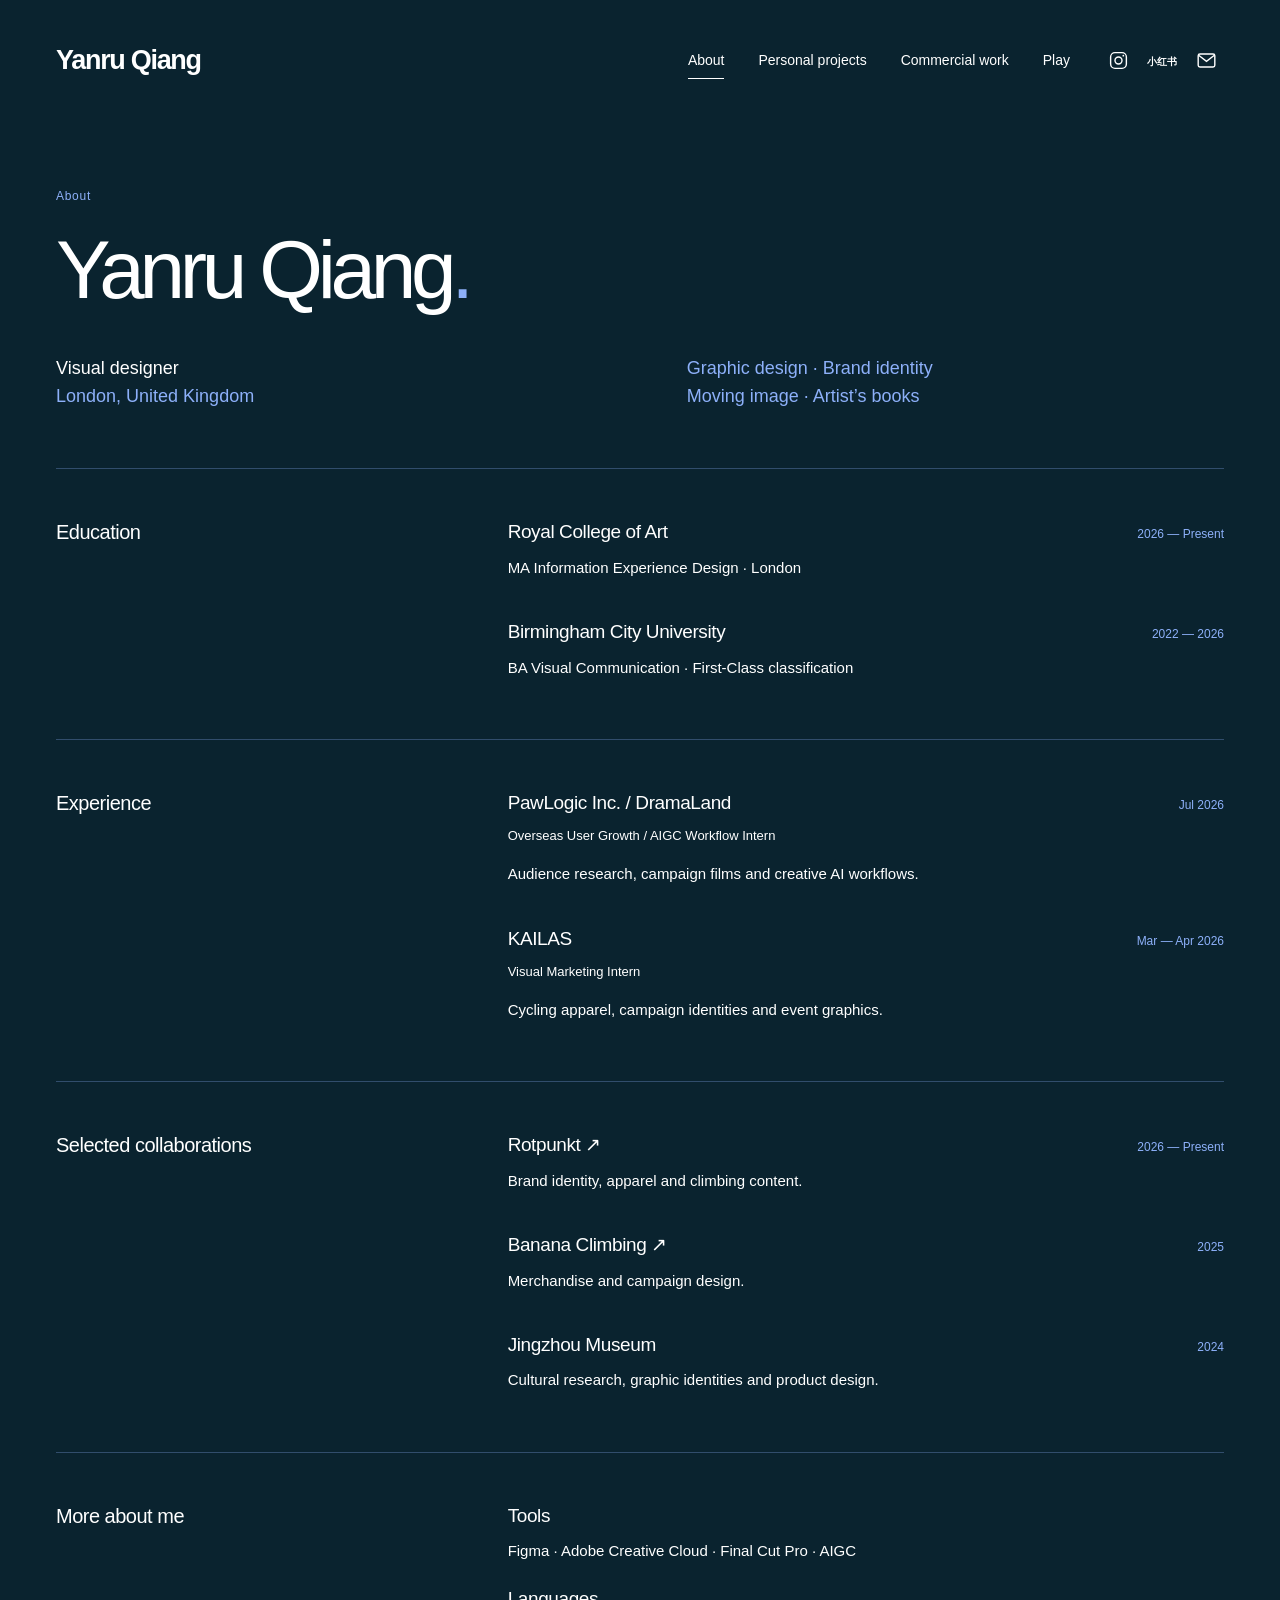
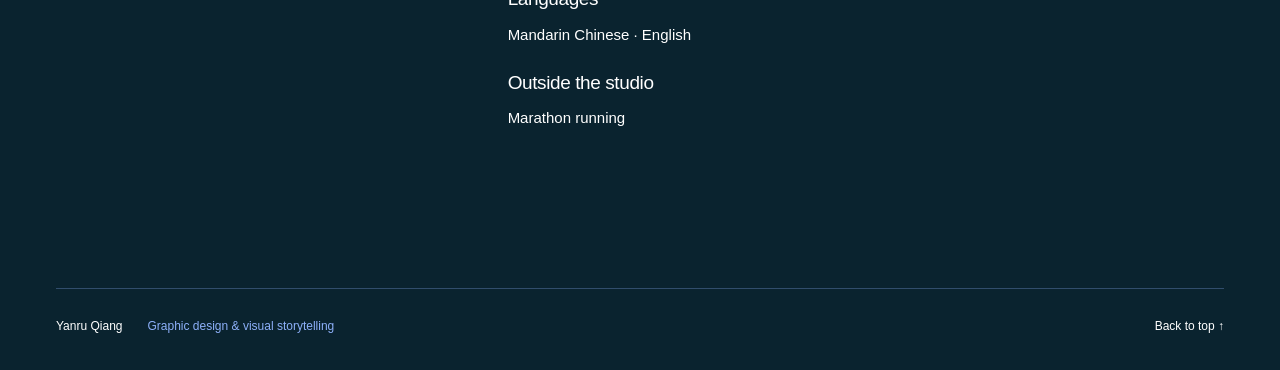
<file: index.html>
<!doctype html><html lang="en"><head><meta charset="utf-8"><meta name="viewport" content="width=device-width,initial-scale=1"><title>About — Yanru Qiang</title><meta name="description" content="Yanru Qiang — a selection of graphic design, artist’s books, moving image and brand identity."><link rel="icon" type="image/png" sizes="256x256" href="favicon.png?v=20261019"><link rel="icon" href="favicon.ico?v=20261019" sizes="any"><link rel="apple-touch-icon" href="favicon.png?v=20261019"><link rel="stylesheet" href="style.css?v=20261020-banana-hd"><script src="site.js?v=20261020-cursor-hd" defer></script></head><body><a class="skip" href="#main">Skip to content</a><header><a class="wordmark" href="index.html" aria-label="Yanru Qiang home">Yanru Qiang</a><nav aria-label="Main navigation"><a href="about.html" aria-current="page">About</a><a href="personal.html">Personal projects</a><a href="commercial.html">Commercial work</a><a href="play.html">Play</a></nav><div class="contact-icons" aria-label="Contact"><a href="https://www.instagram.com/tangohasnochoice/" target="_blank" rel="noopener noreferrer" aria-label="Instagram — tangohasnochoice" title="Instagram"><svg viewBox="0 0 24 24" fill="none" stroke="currentColor" stroke-width="1.6" aria-hidden="true"><rect x="3" y="3" width="18" height="18" rx="5"/><circle cx="12" cy="12" r="4"/><circle cx="17.5" cy="6.5" r="1" fill="currentColor" stroke="none"/></svg></a><a href="https://www.xiaohongshu.com/user/profile/5fb5058a0000000001002a26" target="_blank" rel="noopener noreferrer" aria-label="小红书 — Yanru Qiang" title="小红书"><svg viewBox="0 0 36 24" style="width:30px" aria-hidden="true"><text x="18" y="17" text-anchor="middle" fill="currentColor" font-family="PingFang SC,Microsoft YaHei,sans-serif" font-size="11.5" font-weight="800">小红书</text></svg></a><a href="mailto:10075549@rca.ac.uk" aria-label="Email — 10075549@rca.ac.uk" title="Email"><svg viewBox="0 0 24 24" fill="none" stroke="currentColor" stroke-width="1.6" aria-hidden="true"><rect x="2.5" y="4.5" width="19" height="15" rx="2"/><path d="m3 6 9 7 9-7"/></svg></a></div></header><main id="main"><section class="about profile-intro"><p class="eyebrow">About</p><h1>Yanru Qiang<span class="blue">.</span></h1><div class="profile-meta"><p>Visual designer<br><span>London, United Kingdom</span></p><p>Graphic design · Brand identity<br>Moving image · Artist’s books</p></div></section>
<section class="cv-section"><h2>Education</h2><div><article class="cv-entry"><div class="cv-title"><h3>Royal College of Art</h3><span>2026 — Present</span></div><p>MA Information Experience Design · London</p></article><article class="cv-entry"><div class="cv-title"><h3>Birmingham City University</h3><span>2022 — 2026</span></div><p>BA Visual Communication · First-Class classification</p></article></div></section>
<section class="cv-section"><h2>Experience</h2><div><article class="cv-entry"><div class="cv-title"><h3>PawLogic Inc. / DramaLand</h3><span>Jul 2026</span></div><p class="cv-role">Overseas User Growth / AIGC Workflow Intern</p><p>Audience research, campaign films and creative AI workflows.</p></article><article class="cv-entry"><div class="cv-title"><h3>KAILAS</h3><span>Mar — Apr 2026</span></div><p class="cv-role">Visual Marketing Intern</p><p>Cycling apparel, campaign identities and event graphics.</p></article></div></section>
<section class="cv-section"><h2>Selected collaborations</h2><div><article class="cv-entry"><div class="cv-title"><h3><a href="rotpunkt.html">Rotpunkt ↗</a></h3><span>2026 — Present</span></div><p>Brand identity, apparel and climbing content.</p></article><article class="cv-entry"><div class="cv-title"><h3><a href="banana-climbing.html">Banana Climbing ↗</a></h3><span>2025</span></div><p>Merchandise and campaign design.</p></article><article class="cv-entry"><div class="cv-title"><h3>Jingzhou Museum</h3><span>2024</span></div><p>Cultural research, graphic identities and product design.</p></article></div></section>
<section class="cv-section cv-details"><h2>More about me</h2><div><div><h3>Tools</h3><p>Figma · Adobe Creative Cloud · Final Cut Pro · AIGC</p></div><div><h3>Languages</h3><p>Mandarin Chinese · English</p></div><div><h3>Outside the studio</h3><p>Marathon running</p></div></div></section></main><footer><a href="index.html">Yanru Qiang</a><span>Graphic design & visual storytelling</span><a href="#top" data-top>Back to top ↑</a></footer><dialog aria-label="Image viewer"><button class="close" aria-label="Close image">Close ×</button><img alt=""><p></p></dialog></body></html>
</file>
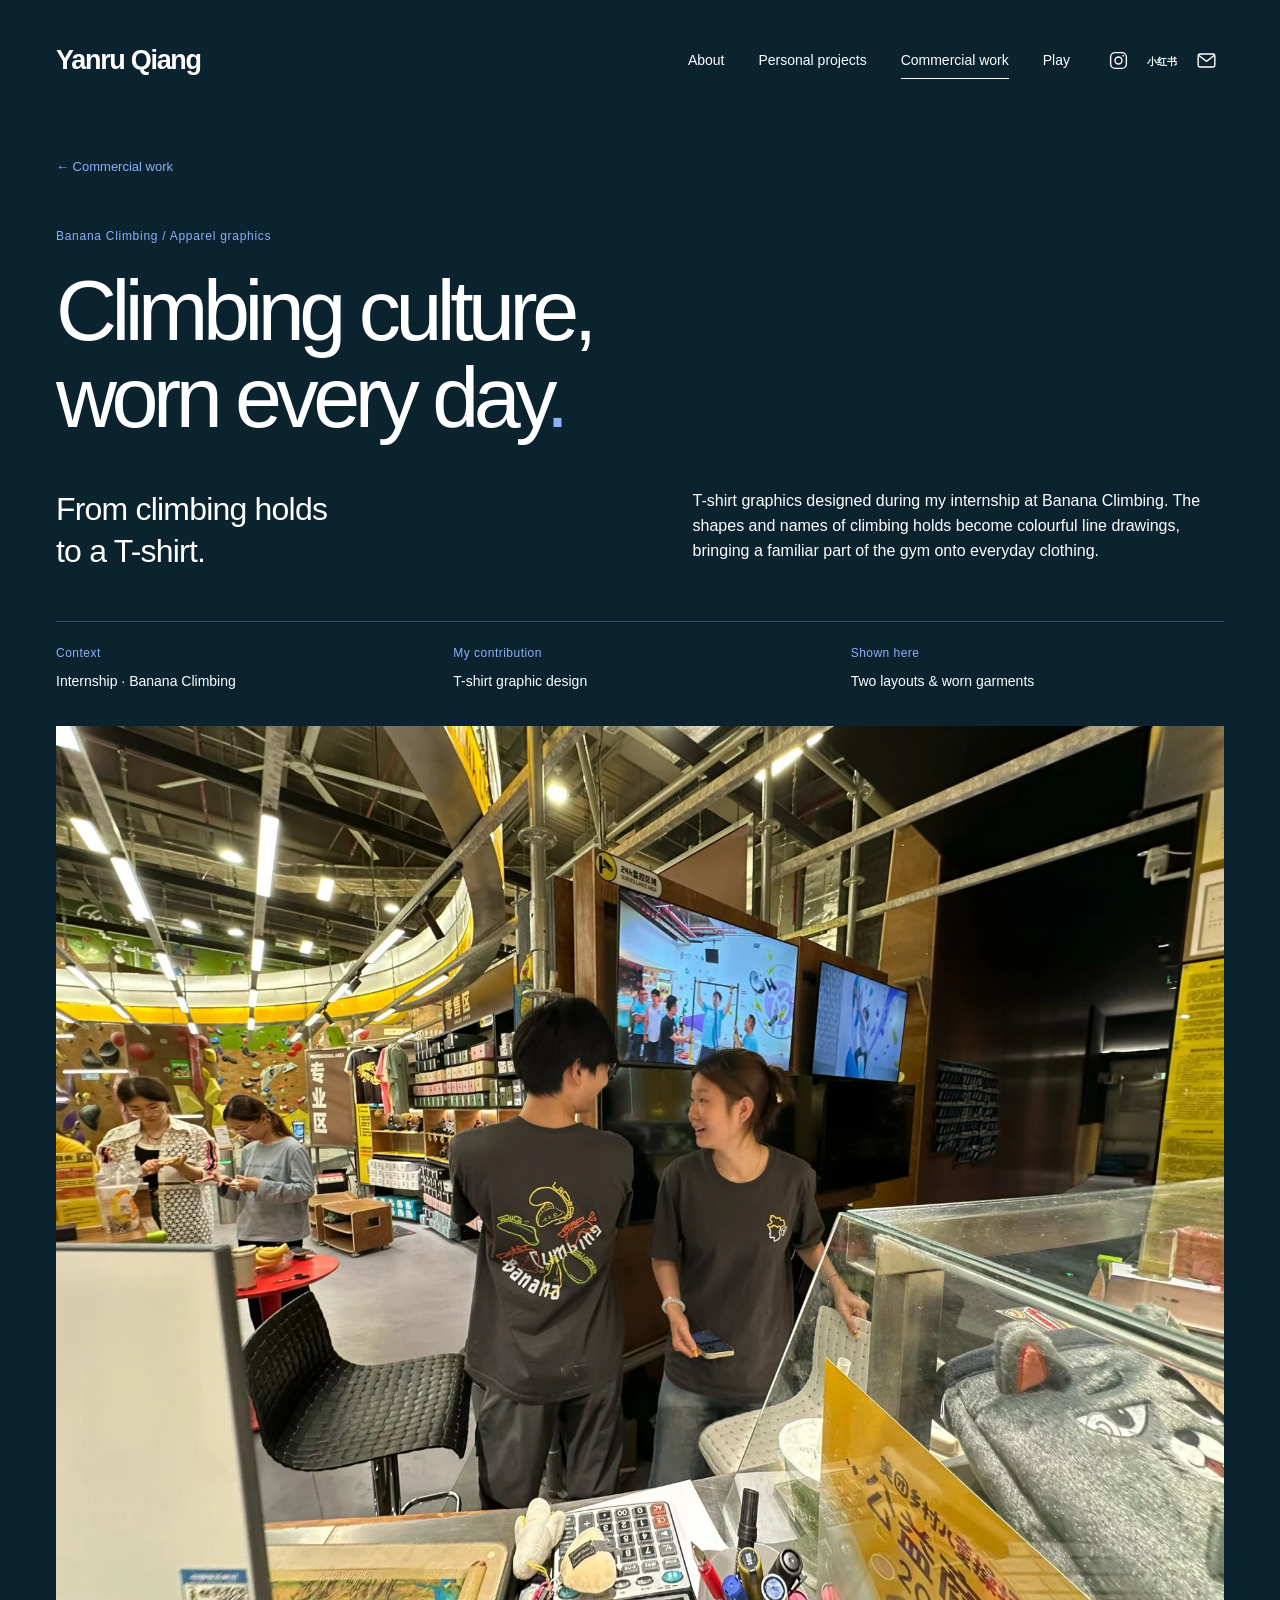
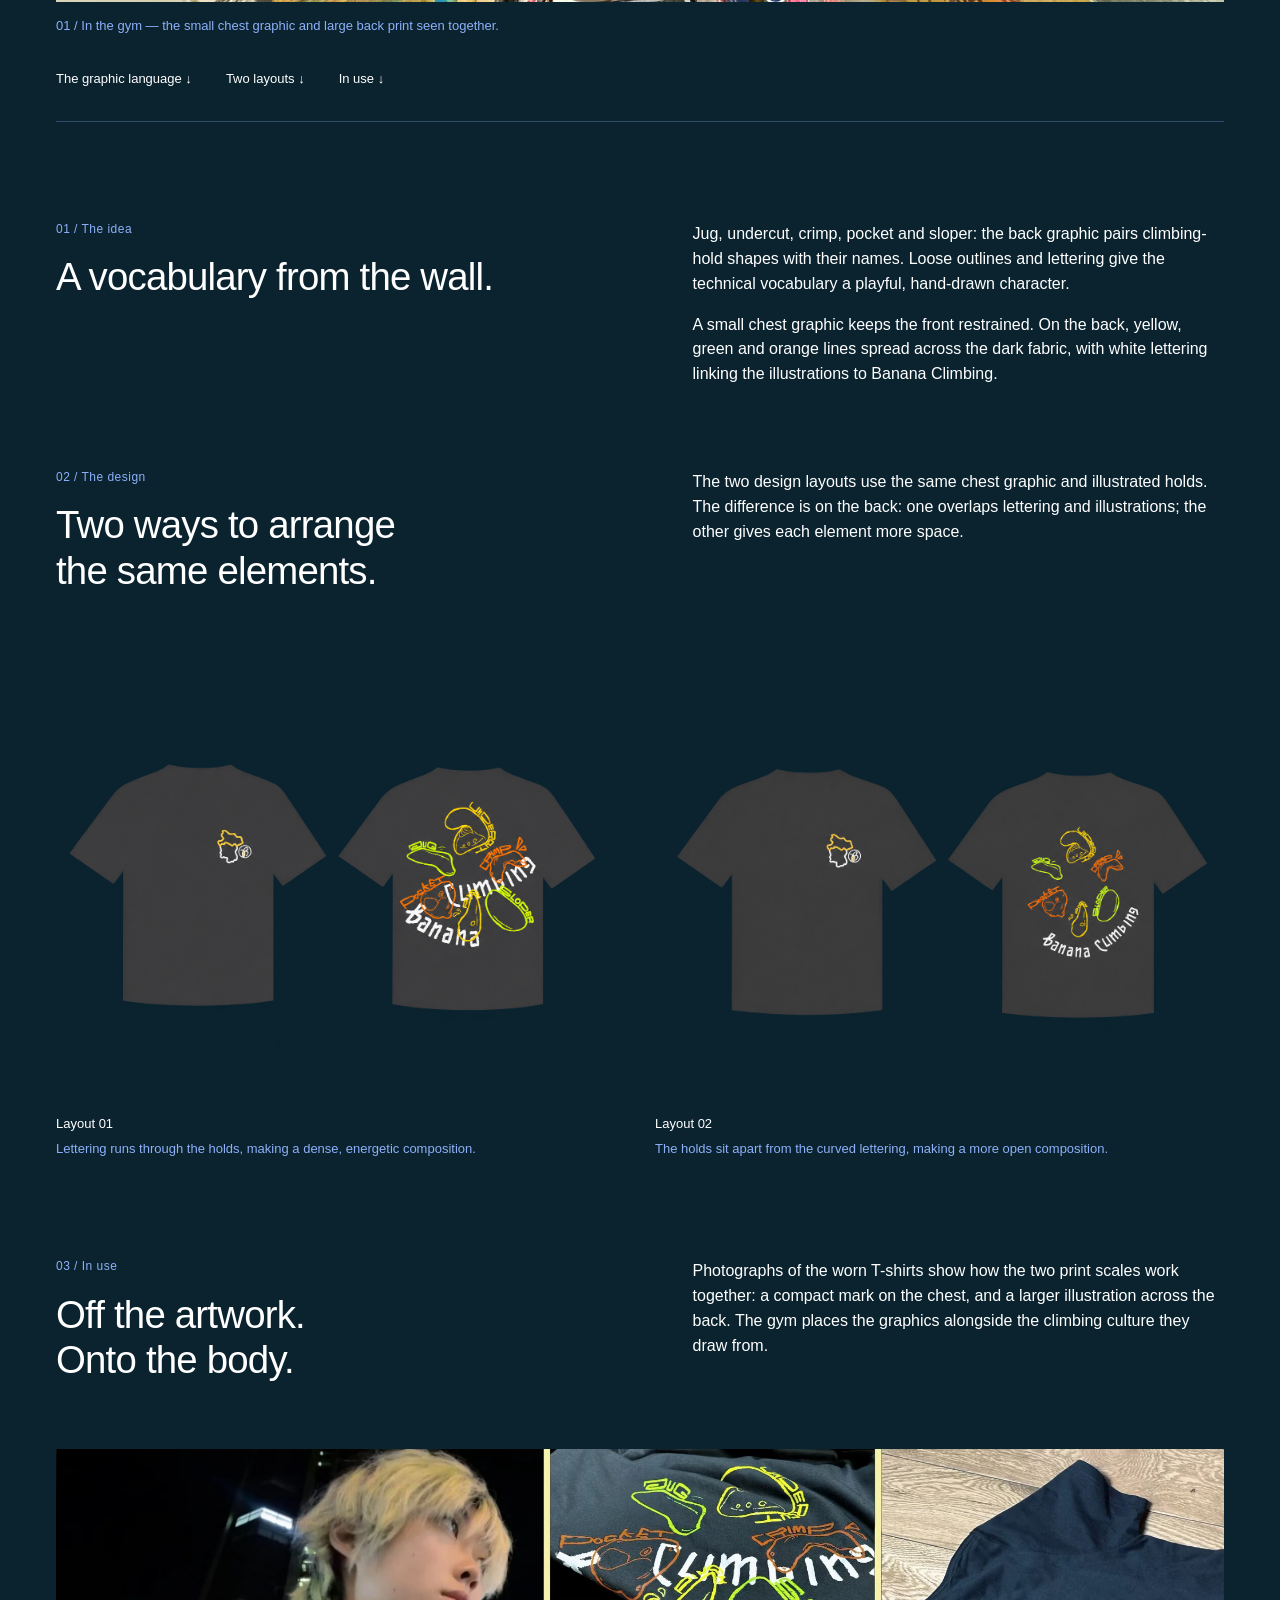
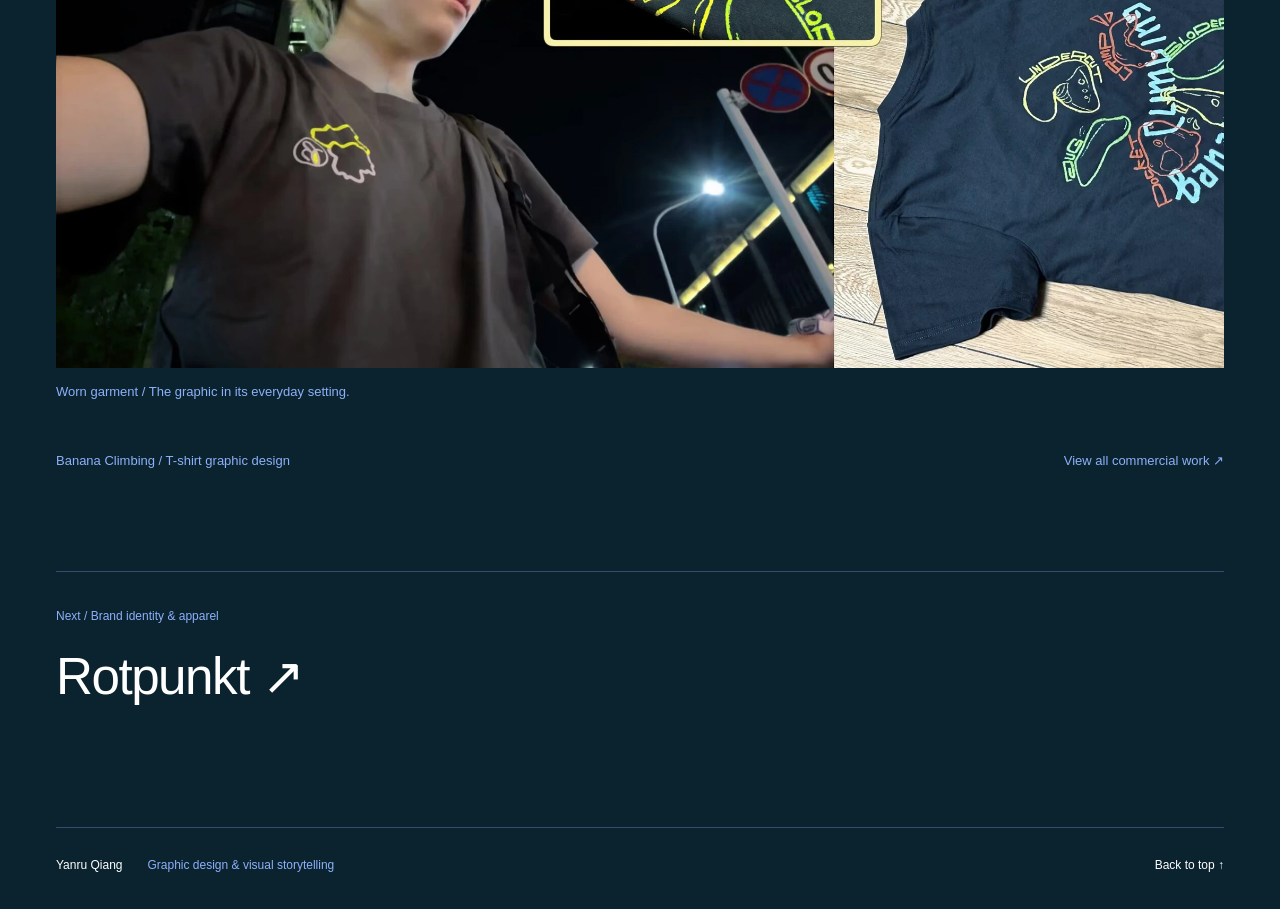
<file: banana-climbing.html>
<!doctype html><html lang="en"><head><meta charset="utf-8"><meta name="viewport" content="width=device-width,initial-scale=1"><title>Banana Climbing — Yanru Qiang</title><meta name="description" content="T-shirt graphics for Banana Climbing by Yanru Qiang: illustrated climbing holds, two layout studies and photographs of the worn garments."><link rel="icon" type="image/png" sizes="256x256" href="favicon.png?v=20261019"><link rel="icon" href="favicon.ico?v=20261019" sizes="any"><link rel="apple-touch-icon" href="favicon.png?v=20261019"><link rel="stylesheet" href="style.css?v=20261020-banana-hd"><script src="site.js?v=20261020-cursor-hd" defer></script><link rel="stylesheet" href="banana-case.css?v=20261030"></head><body><a class="skip" href="#main">Skip to content</a><header><a class="wordmark" href="index.html" aria-label="Yanru Qiang home">Yanru Qiang</a><nav aria-label="Main navigation"><a href="about.html">About</a><a href="personal.html">Personal projects</a><a href="commercial.html" aria-current="page">Commercial work</a><a href="play.html">Play</a></nav><div class="contact-icons" aria-label="Contact"><a href="https://www.instagram.com/tangohasnochoice/" target="_blank" rel="noopener noreferrer" aria-label="Instagram — tangohasnochoice" title="Instagram"><svg viewBox="0 0 24 24" fill="none" stroke="currentColor" stroke-width="1.6" aria-hidden="true"><rect x="3" y="3" width="18" height="18" rx="5"/><circle cx="12" cy="12" r="4"/><circle cx="17.5" cy="6.5" r="1" fill="currentColor" stroke="none"/></svg></a><a href="https://www.xiaohongshu.com/user/profile/5fb5058a0000000001002a26" target="_blank" rel="noopener noreferrer" aria-label="小红书 — Yanru Qiang" title="小红书"><svg viewBox="0 0 36 24" style="width:30px" aria-hidden="true"><text x="18" y="17" text-anchor="middle" fill="currentColor" font-family="PingFang SC,Microsoft YaHei,sans-serif" font-size="11.5" font-weight="800">小红书</text></svg></a><a href="mailto:10075549@rca.ac.uk" aria-label="Email — 10075549@rca.ac.uk" title="Email"><svg viewBox="0 0 24 24" fill="none" stroke="currentColor" stroke-width="1.6" aria-hidden="true"><rect x="2.5" y="4.5" width="19" height="15" rx="2"/><path d="m3 6 9 7 9-7"/></svg></a></div></header><main id="main"><article class="banana-case">
<a class="back" href="commercial.html">← Commercial work</a>
<section class="project-heading">
<p class="eyebrow">Banana Climbing / Apparel graphics</p>
<h1>Climbing culture,<br>worn every day<span class="blue">.</span></h1>
<div class="project-intro"><h2>From climbing holds<br>to a T-shirt.</h2><p>T-shirt graphics designed during my internship at Banana Climbing. The shapes and names of climbing holds become colourful line drawings, bringing a familiar part of the gym onto everyday clothing.</p></div>
<dl class="case-facts"><div><dt>Context</dt><dd>Internship · Banana Climbing</dd></div><div><dt>My contribution</dt><dd>T-shirt graphic design</dd></div><div><dt>Shown here</dt><dd>Two layouts &amp; worn garments</dd></div></dl>
</section>
<figure><button class="image-button" data-lightbox aria-label="Enlarge Two people wearing Banana Climbing T-shirts, showing the front and back prints inside the climbing gym"><img src="banana-photo.webp" alt="Two people wearing Banana Climbing T-shirts, showing the front and back prints inside the climbing gym" loading="eager" fetchpriority="high"></button><figcaption>01 / In the gym — the small chest graphic and large back print seen together.</figcaption></figure><nav class="case-contents" aria-label="Project sections"><a href="#graphic-language">The graphic language ↓</a><a href="#layout-studies">Two layouts ↓</a><a href="#in-use">In use ↓</a></nav>
<section class="story" id="graphic-language"><div class="story-copy"><h2><span class="case-number">01 / The idea</span>A vocabulary from the wall.</h2><div><p>Jug, undercut, crimp, pocket and sloper: the back graphic pairs climbing-hold shapes with their names. Loose outlines and lettering give the technical vocabulary a playful, hand-drawn character.</p><p>A small chest graphic keeps the front restrained. On the back, yellow, green and orange lines spread across the dark fabric, with white lettering linking the illustrations to Banana Climbing.</p></div></div></section>
<section class="story case-studies" id="layout-studies"><div class="story-copy"><h2><span class="case-number">02 / The design</span>Two ways to arrange<br>the same elements.</h2><p>The two design layouts use the same chest graphic and illustrated holds. The difference is on the back: one overlaps lettering and illustrations; the other gives each element more space.</p></div><div class="gallery pair"><figure><button class="image-button" data-lightbox aria-label="Enlarge First T-shirt layout: white Banana Climbing lettering overlaps colourful climbing-hold illustrations on the back"><img src="banana-design-1-cutout.png" alt="First T-shirt layout: white Banana Climbing lettering overlaps colourful climbing-hold illustrations on the back" loading="lazy"></button><figcaption><span>Layout 01</span>Lettering runs through the holds, making a dense, energetic composition.</figcaption></figure><figure><button class="image-button" data-lightbox aria-label="Enlarge Second T-shirt layout: climbing-hold illustrations sit above curved white Banana Climbing lettering"><img src="banana-design-2-cutout.png" alt="Second T-shirt layout: climbing-hold illustrations sit above curved white Banana Climbing lettering" loading="lazy"></button><figcaption><span>Layout 02</span>The holds sit apart from the curved lettering, making a more open composition.</figcaption></figure></div></section><section class="story" id="in-use"><div class="story-copy"><h2><span class="case-number">03 / In use</span>Off the artwork.<br>Onto the body.</h2><p>Photographs of the worn T-shirts show how the two print scales work together: a compact mark on the chest, and a larger illustration across the back. The gym places the graphics alongside the climbing culture they draw from.</p></div><figure><button class="image-button" data-lightbox aria-label="Enlarge Banana Climbing T-shirt photographed on the body"><img src="banana-worn.webp" alt="Banana Climbing T-shirt photographed on the body" loading="lazy"></button><figcaption>Worn garment / The graphic in its everyday setting.</figcaption></figure></section><div class="case-end"><p>Banana Climbing / T-shirt graphic design</p><a href="commercial.html">View all commercial work ↗</a></div><a class="next-project" href="rotpunkt.html"><span>Next / Brand identity &amp; apparel</span><strong>Rotpunkt ↗</strong></a></article></main><footer><a href="index.html">Yanru Qiang</a><span>Graphic design & visual storytelling</span><a href="#top" data-top>Back to top ↑</a></footer><dialog aria-label="Image viewer"><button class="close" aria-label="Close image">Close ×</button><img alt=""><p></p></dialog></body></html>
</file>
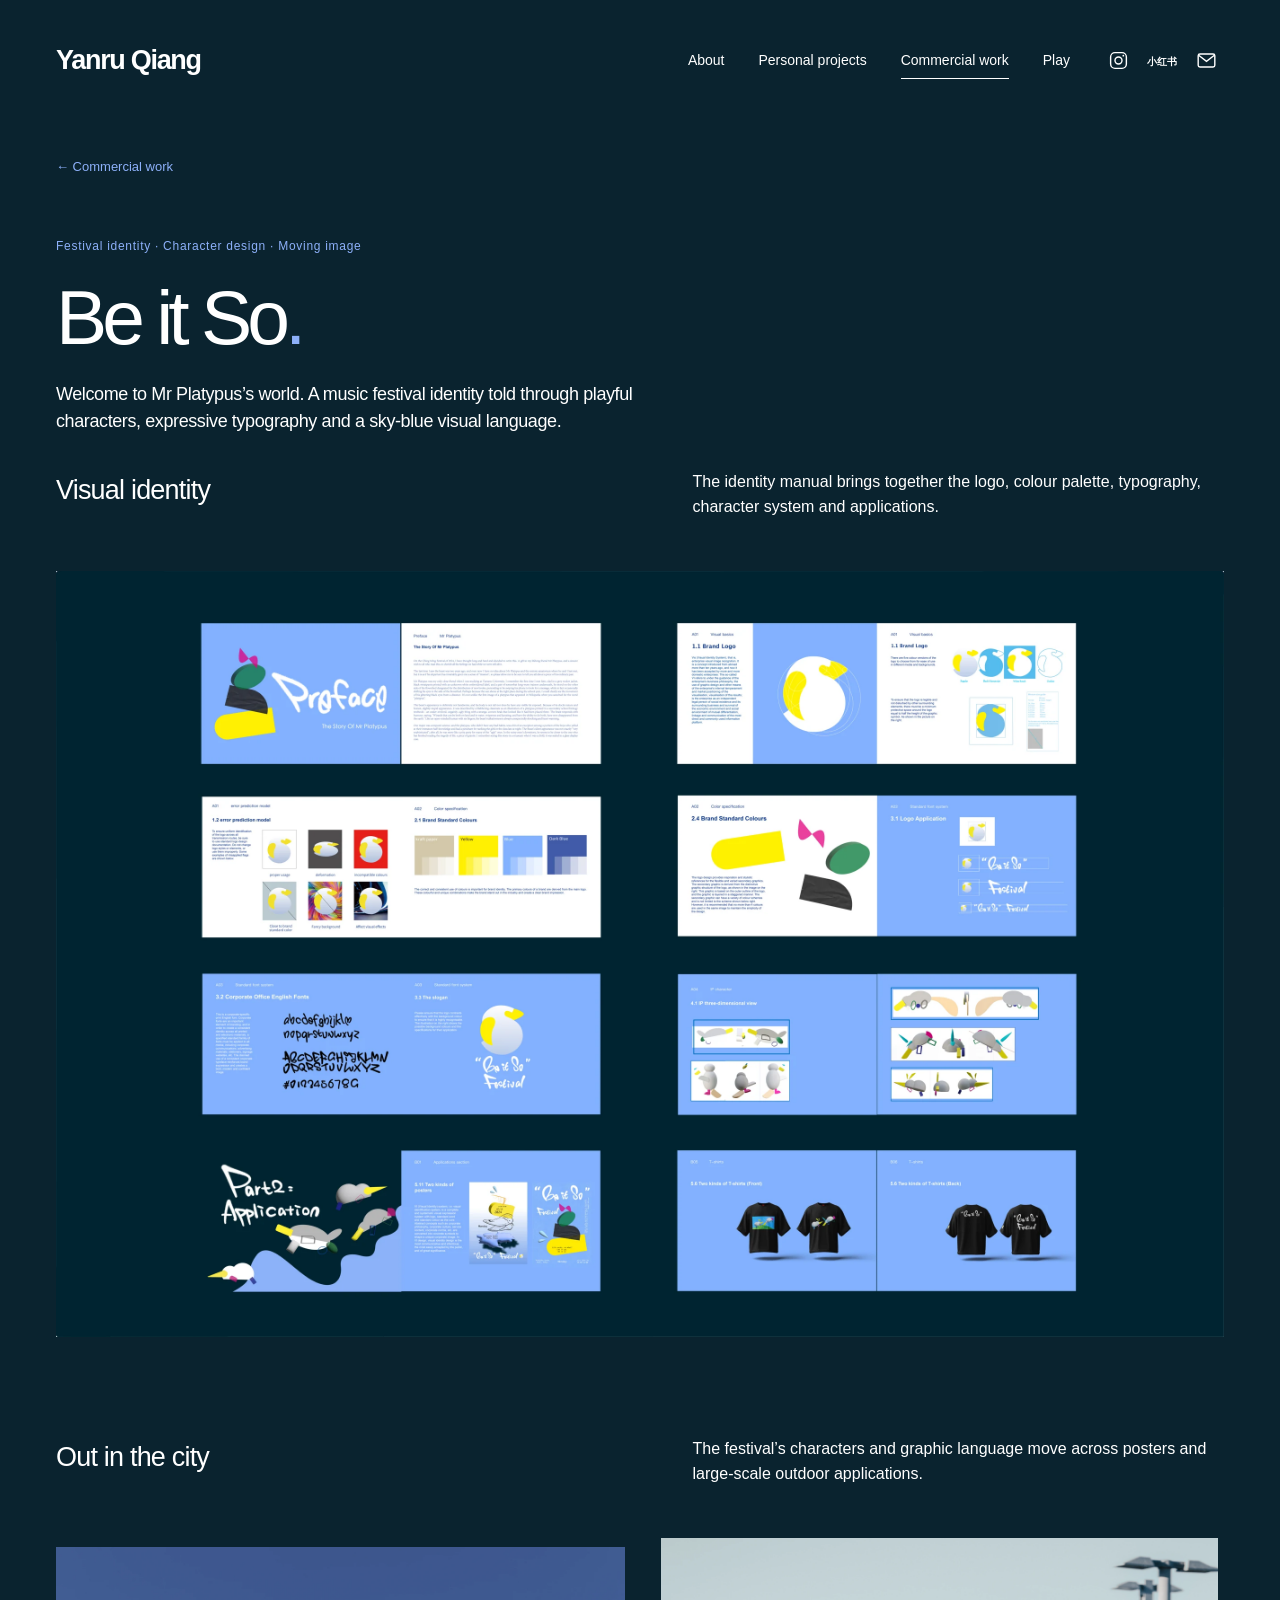
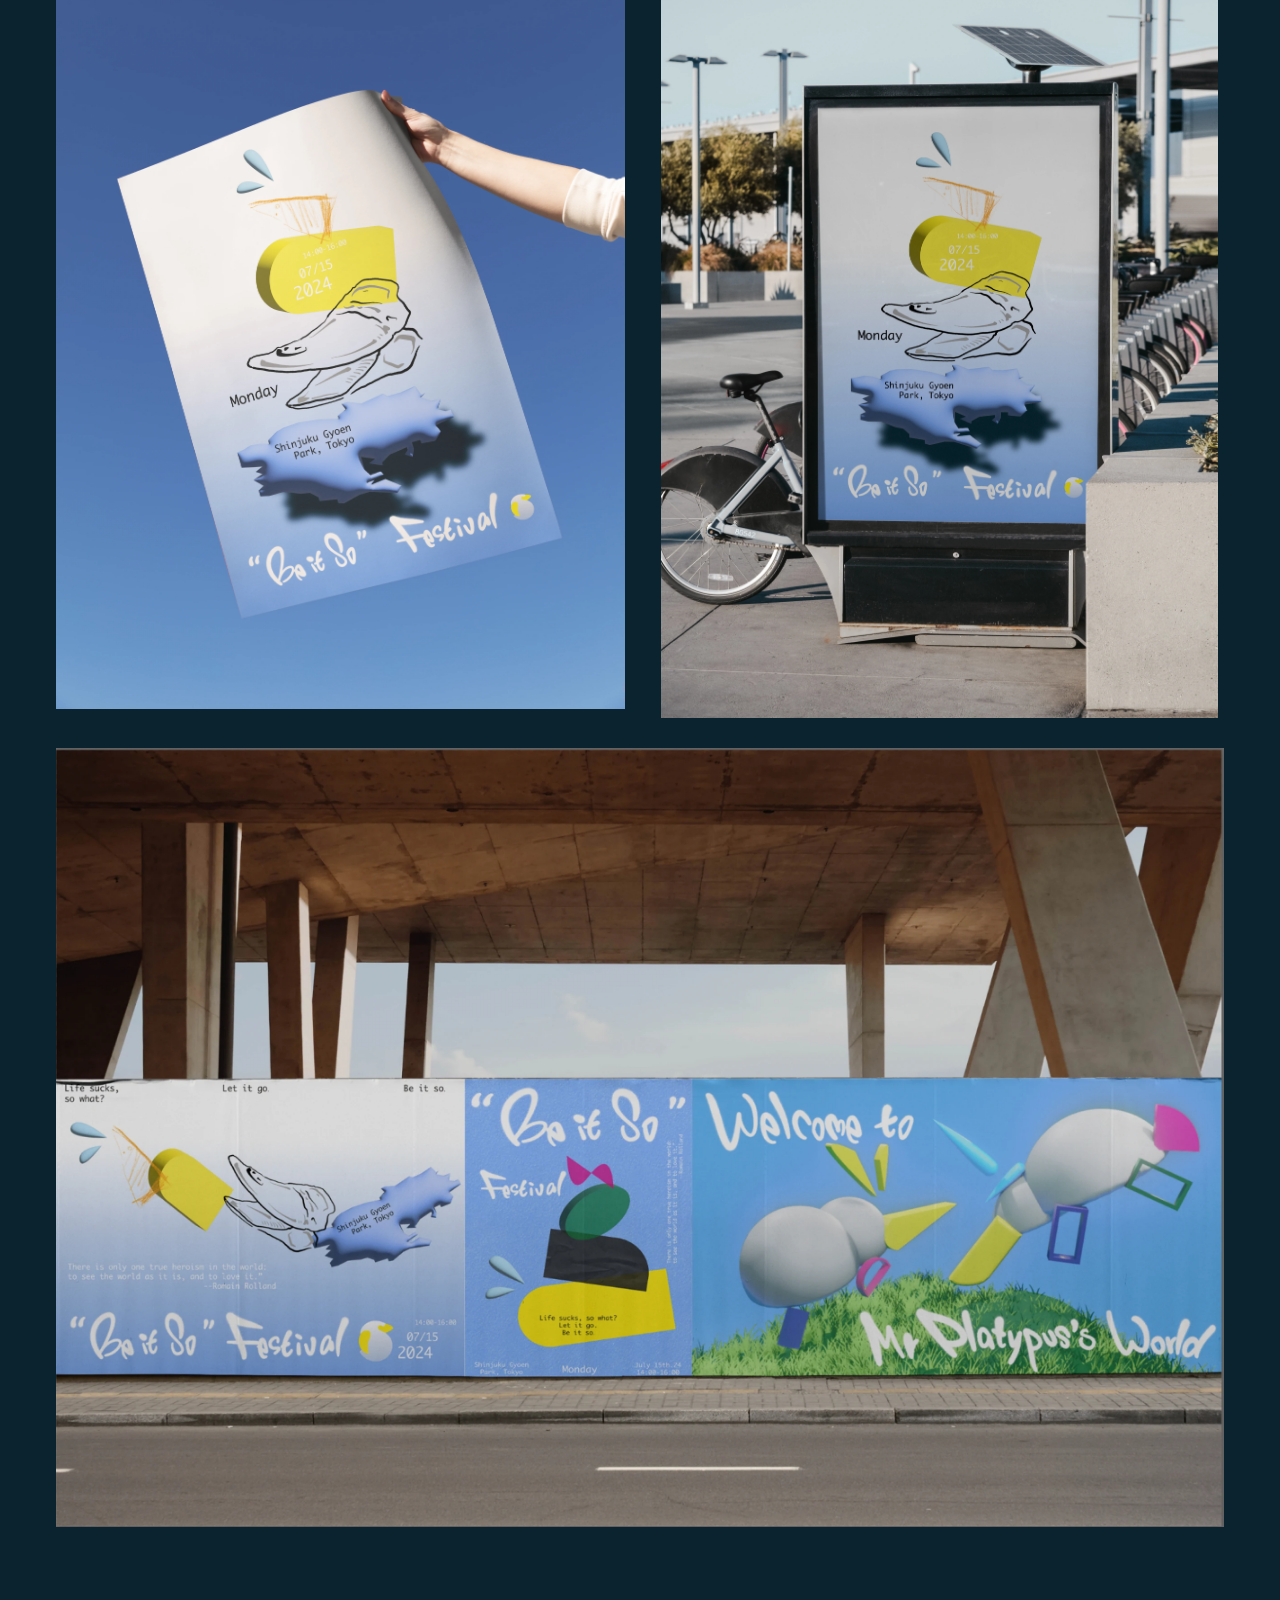
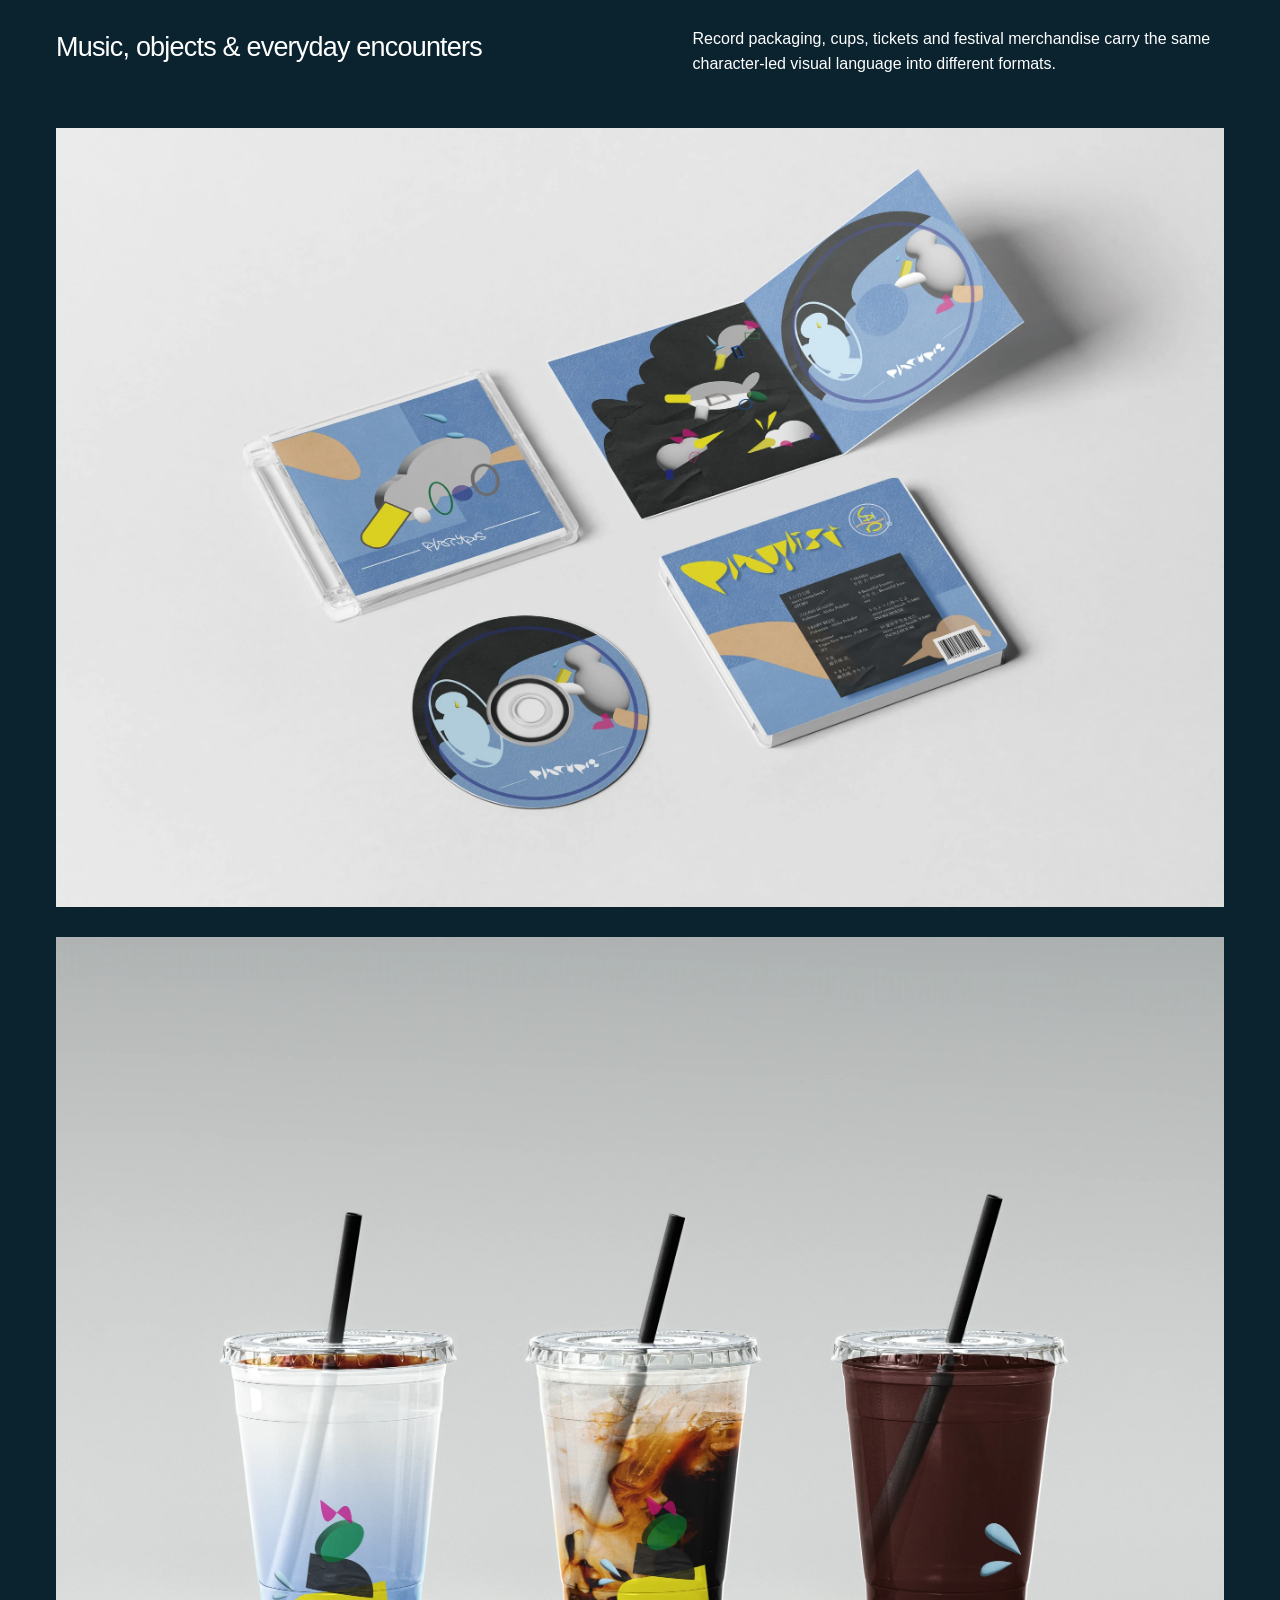
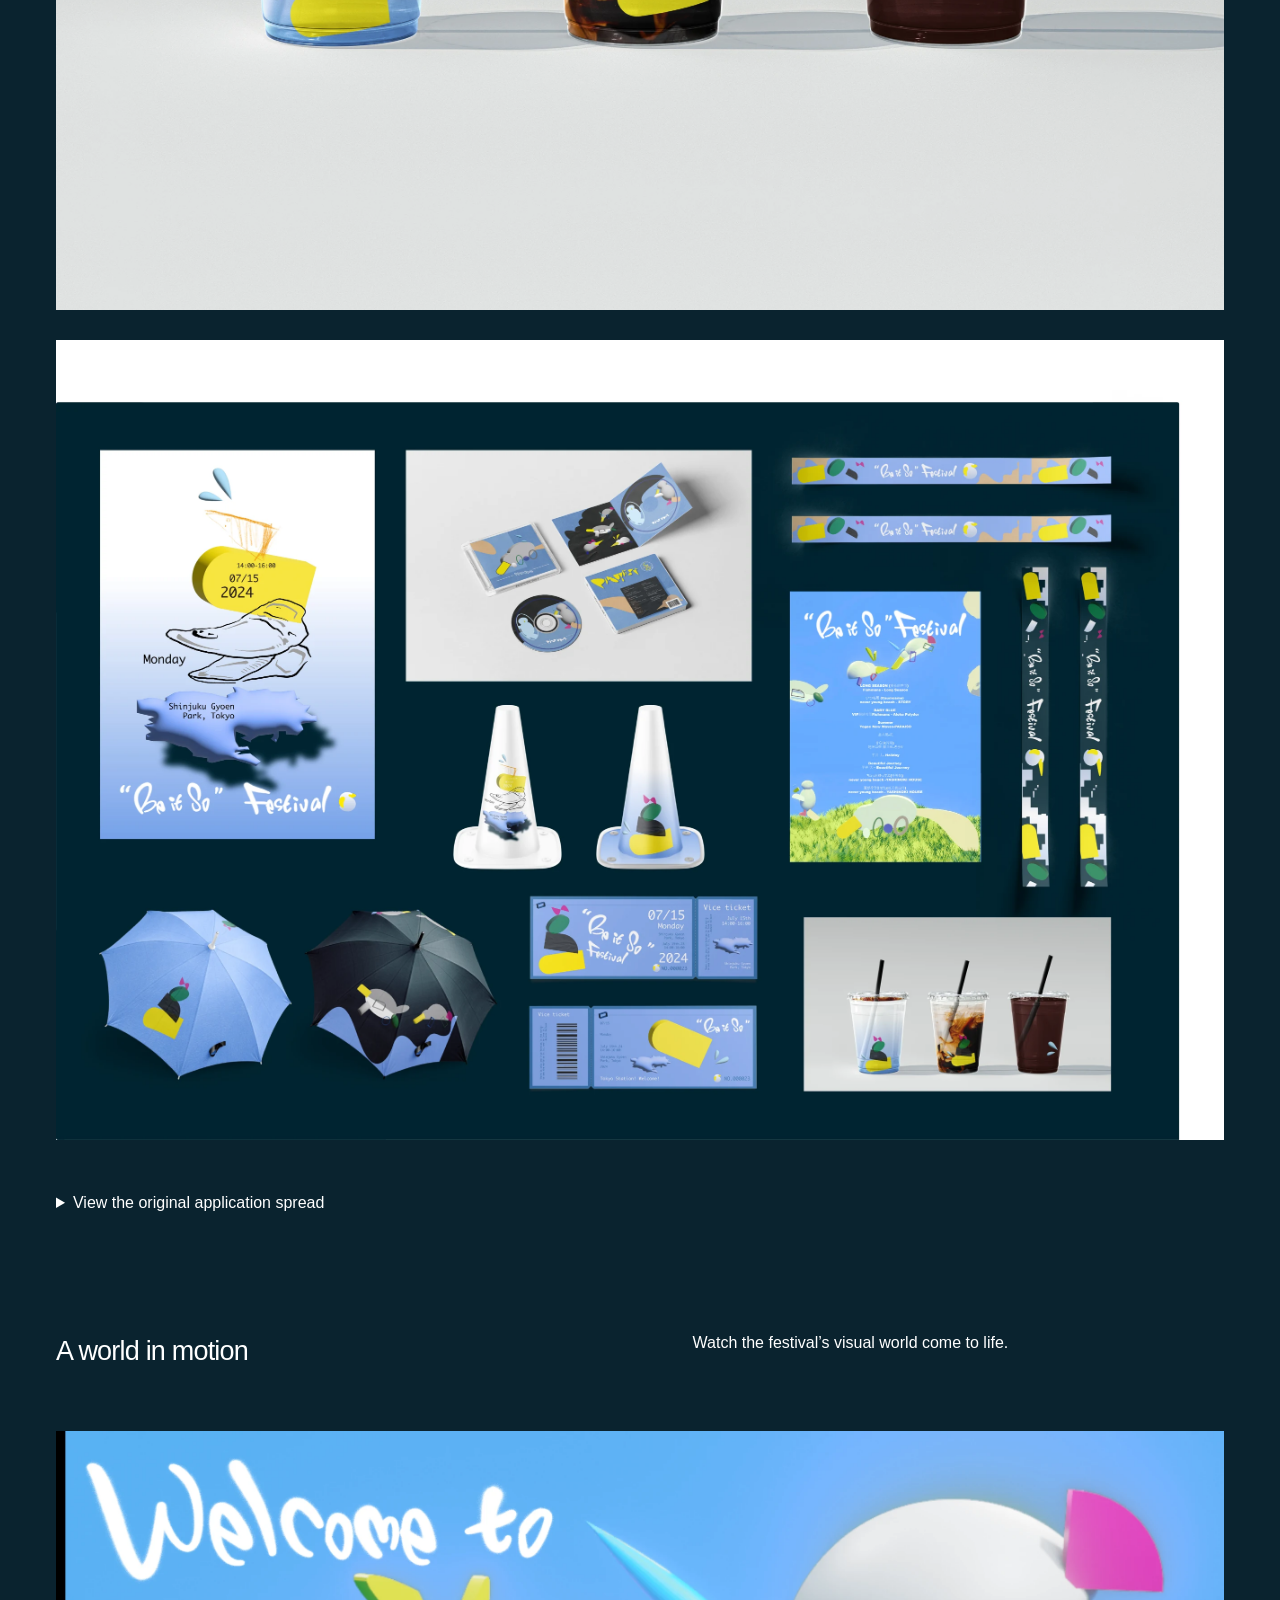
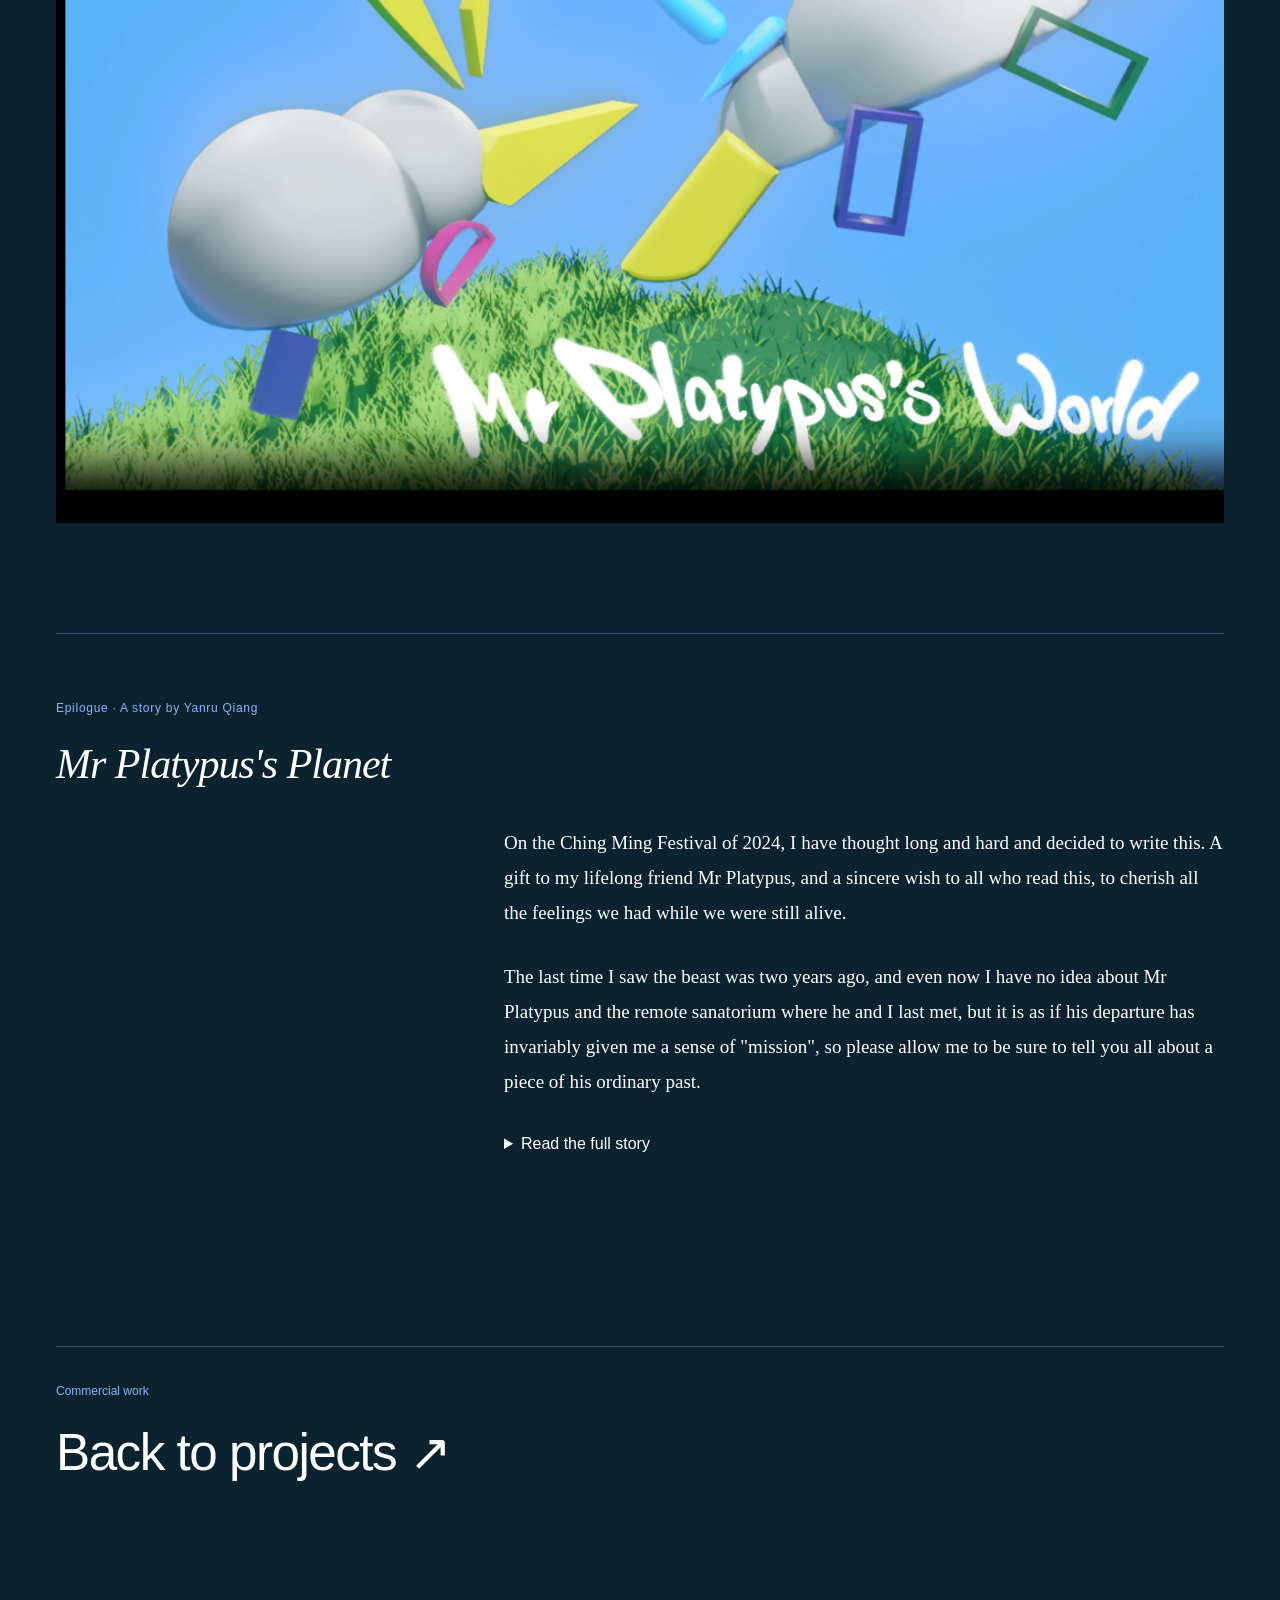
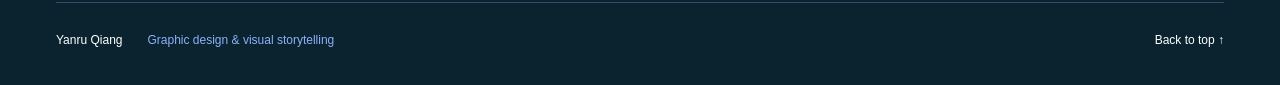
<file: be-it-so.html>
<!doctype html><html lang="en"><head><meta charset="utf-8"><meta name="viewport" content="width=device-width,initial-scale=1"><title>Be it So — Mr Platypus — Yanru Qiang</title><meta name="description" content="Yanru Qiang — a selection of graphic design, artist’s books, moving image and brand identity."><link rel="icon" type="image/png" sizes="256x256" href="favicon.png?v=20261019"><link rel="icon" href="favicon.ico?v=20261019" sizes="any"><link rel="apple-touch-icon" href="favicon.png?v=20261019"><link rel="stylesheet" href="style.css?v=20261020-banana-hd"><script src="site.js?v=20261020-cursor-hd" defer></script></head><body><a class="skip" href="#main">Skip to content</a><header><a class="wordmark" href="index.html" aria-label="Yanru Qiang home">Yanru Qiang</a><nav aria-label="Main navigation"><a href="about.html">About</a><a href="personal.html">Personal projects</a><a href="commercial.html" aria-current="page">Commercial work</a><a href="play.html">Play</a></nav><div class="contact-icons" aria-label="Contact"><a href="https://www.instagram.com/tangohasnochoice/" target="_blank" rel="noopener noreferrer" aria-label="Instagram — tangohasnochoice" title="Instagram"><svg viewBox="0 0 24 24" fill="none" stroke="currentColor" stroke-width="1.6" aria-hidden="true"><rect x="3" y="3" width="18" height="18" rx="5"/><circle cx="12" cy="12" r="4"/><circle cx="17.5" cy="6.5" r="1" fill="currentColor" stroke="none"/></svg></a><a href="https://www.xiaohongshu.com/user/profile/5fb5058a0000000001002a26" target="_blank" rel="noopener noreferrer" aria-label="小红书 — Yanru Qiang" title="小红书"><svg viewBox="0 0 36 24" style="width:30px" aria-hidden="true"><text x="18" y="17" text-anchor="middle" fill="currentColor" font-family="PingFang SC,Microsoft YaHei,sans-serif" font-size="11.5" font-weight="800">小红书</text></svg></a><a href="mailto:10075549@rca.ac.uk" aria-label="Email — 10075549@rca.ac.uk" title="Email"><svg viewBox="0 0 24 24" fill="none" stroke="currentColor" stroke-width="1.6" aria-hidden="true"><rect x="2.5" y="4.5" width="19" height="15" rx="2"/><path d="m3 6 9 7 9-7"/></svg></a></div></header><main id="main"><style>
.platypus-heading{padding:10px 0 35px}.platypus-heading h1{font-size:clamp(42px,6vw,82px)}
.platypus-heading .intro-copy{max-width:660px;font-size:18px;color:var(--ink)}
.platypus-vi{padding-top:0}.platypus-film{display:block;width:100%;height:auto;background:var(--paper)}
.platypus-epilogue{margin-top:110px;padding:65px 0;border-top:1px solid var(--line)}
.platypus-epilogue h2{font:italic 42px/1.2 Georgia,serif;letter-spacing:-1px;max-width:700px}
.platypus-prose{max-width:720px;font:19px/1.85 Georgia,serif;margin:35px 0 0 auto}
.platypus-prose p{margin-bottom:1.5em}.platypus-prose details{margin-top:30px;font:16px/1.85 'Helvetica Neue',Arial,sans-serif}
.platypus-prose summary{cursor:pointer;margin-bottom:22px}
@media(max-width:760px){.platypus-epilogue{margin-top:60px;padding-top:40px}.platypus-epilogue h2{font-size:32px}.platypus-prose{font-size:17px}}
</style><a class="back" href="commercial.html">← Commercial work</a>
<section class="platypus-heading"><p class="eyebrow">Festival identity · Character design · Moving image</p><h1>Be it So<span class="blue">.</span></h1><p class="intro-copy">Welcome to Mr Platypus’s world. A music festival identity told through playful characters, expressive typography and a sky-blue visual language.</p></section>
<section class="story platypus-vi"><div class="story-copy"><h2>Visual identity</h2><p>The identity manual brings together the logo, colour palette, typography, character system and applications.</p></div><figure><button class="image-button" data-lightbox aria-label="Enlarge Be it So — visual identity manual, logo, colours, typography and characters"><img src="platypus-vi.webp" alt="Be it So — visual identity manual, logo, colours, typography and characters" loading="lazy"></button></figure></section><section class="story"><div class="story-copy"><h2>Out in the city</h2><p>The festival’s characters and graphic language move across posters and large-scale outdoor applications.</p></div><div class="gallery pair"><figure><button class="image-button" data-lightbox aria-label="Enlarge Be it So — printed festival poster"><img src="platypus-poster.webp" alt="Be it So — printed festival poster" loading="lazy"></button></figure><figure><button class="image-button" data-lightbox aria-label="Enlarge Be it So — street poster application"><img src="platypus-poster-street.webp" alt="Be it So — street poster application" loading="lazy"></button></figure></div><div class="gallery" style="margin-top:30px"><figure><button class="image-button" data-lightbox aria-label="Enlarge Be it So — festival outdoor wall graphics"><img src="platypus-wall.webp" alt="Be it So — festival outdoor wall graphics" loading="lazy"></button></figure></div></section><section class="story"><div class="story-copy"><h2>Music, objects & everyday encounters</h2><p>Record packaging, cups, tickets and festival merchandise carry the same character-led visual language into different formats.</p></div><div class="gallery"><figure><button class="image-button" data-lightbox aria-label="Enlarge Mr Platypus — CD and music packaging"><img src="platypus-cd.webp" alt="Mr Platypus — CD and music packaging" loading="lazy"></button></figure><figure><button class="image-button" data-lightbox aria-label="Enlarge Be it So — illustrated drink cups"><img src="platypus-cups.webp" alt="Be it So — illustrated drink cups" loading="lazy"></button></figure><figure><button class="image-button" data-lightbox aria-label="Enlarge Be it So — posters, tickets, wristbands, umbrellas and festival objects"><img src="platypus-applications.webp" alt="Be it So — posters, tickets, wristbands, umbrellas and festival objects" loading="lazy"></button></figure></div></section><details style="margin-top:35px"><summary style="cursor:pointer;padding:16px 0">View the original application spread</summary><figure><button class="image-button" data-lightbox aria-label="Enlarge Be it So — original cups and record packaging spread"><img src="platypus-collection.webp" alt="Be it So — original cups and record packaging spread" loading="lazy"></button></figure></details><section class="story"><div class="story-copy"><h2>A world in motion</h2><p>Watch the festival’s visual world come to life.</p></div><video class="platypus-film" controls playsinline preload="metadata" poster="platypus-cover.webp" aria-label="Be it So festival film"><source src="platypus-film.mp4" type="video/mp4">Your browser does not support video. <a href="platypus-film.mp4">Watch the film</a>.</video></section><section class="platypus-epilogue"><p class="eyebrow">Epilogue · A story by Yanru Qiang</p><h2>Mr Platypus&#x27;s Planet</h2><div class="platypus-prose"><p>On the Ching Ming Festival of 2024, I have thought long and hard and decided to write this. A gift to my lifelong friend Mr Platypus, and a sincere wish to all who read this, to cherish all the feelings we had while we were still alive.</p><p>The last time I saw the beast was two years ago, and even now I have no idea about Mr Platypus and the remote sanatorium where he and I last met, but it is as if his departure has invariably given me a sense of &quot;mission&quot;, so please allow me to be sure to tell you all about a piece of his ordinary past.</p><details><summary>Read the full story</summary><p>Mr Platypus was my only close friend when I was studying at Yamano University. I remember the first time I met him, clad in a grey rocker jacket, black sweatpants printed with an unknown white embroidered label, and a pair of somewhat long-worn trainers underneath, he stood on the other side of the flowerbed designated for the distribution of new books, pretending to be swiping his phone to look for a message, while in fact occasionally shifting his eyes to the side of the flowerbed. Perhaps because the sun shone at the right place during the school year, I could clearly see the movement of his glittering black eyes from a distance. It&#x27;s not unlike the first image of a platypus that appeared in Wikipedia when you searched for the word &quot;platypus&quot;.</p><p>The beast&#x27;s appearance is definitely not handsome, and his body is not tall nor does he have any visible fat exposed. Because of its docile nature and honest, slightly stupid appearance, it was described by a blabbering classmate as an illustration of a platypus printed in a secondary school biology textbook - an under-evolved, ungainly, ugly thing with a strange, convex beak that looked like it had been placed there. The beast responds with humour, saying, &quot;Wizards that can be both on land and in water, oviparous and lactating, and have the ability to do both, have now disappeared from the earth.&quot; Like an open-minded human with six fingers, the beast&#x27;s talkativeness is always unexpectedly shocking and heart-warming.</p><p>Our major was computer science, and the platypus, who didn&#x27;t have any bad habits, was a bit of an exception among a portion of the boys who yelled at their immature half-knowledge and had a penchant for ranking the girls in the class late at night. The Beast&#x27;s silent appearance was not exactly &quot;very sophisticated&quot;; after all, he was more like a pity party for many of the &quot;ugly&quot; ones. In the noisy men&#x27;s dormitory, he seems to be closer to the one who has finished reading the tragedy of life, a piece of granite. I remember seeing this stone in a museum when I was a child; it was sealed in a glass display case.</p><p>Two months after entering the school near the winter, we joined the same table tennis interest club, and naturally know each other, they often drink beer together, sunshine. We chatted and learnt that in his primary and secondary school years, Beast had never been praised by his teachers for his excellent work. He said that he was truly an average type, and that in his class, he could meet people who did too much better than he did in everything. As he spoke, the beast&#x27;s brownish-grey fur blew lightly in the sunlight, as if he had long ago drawn a line between himself and humans, a species that is &quot;extremely motivated&quot; and &quot;likes to compete&quot;. It&#x27;s a pity that I haven&#x27;t asked, &quot;How do you dissipate heat or take a bath?&quot; Hahaha, that might have been a bit presumptuous, after all, it&#x27;s not too far from asking &quot;Are black people&#x27;s teeth black? Perhaps for myself, who was in college at the time, the beast and I were much more similar than my classmates and I? The isolation of the species was completely forgotten. His father, who loved to read, told him a quote by Romero, and it was one of the things that convinced him the most: that true heroism is to love life even when you see it for what it is.</p><p>I always feel that the beast is aware of some of the truths that human beings ignore, and this sense of mystery makes me focus more and more on the macro world of &quot;not in front of me&quot;, and the beast seems to be such a hero who is already well versed in the world of affairs, firm and great.</p><p>Later, in his third year of university, Mr Platypus fell in love with a girl in the next class. Until then, no one had ever noticed any signs of his behaviour, no irregular restlessness, and no one had ever found him dating a female student somewhere. Until suddenly, one evening, a bouquet of roses was placed on the beast&#x27;s desk. The roommate was skeptical and tried to ask for the name of the girl she was dating. The beast&#x27;s bright black eyes first looked out of the window, then sincerely smiled and looked straight at the other person, and spoke the questioning boy&#x27;s heart has always been secretly in love with someone. As to how the beast knows the other person&#x27;s crush, I guess it&#x27;s what he calls &quot;the second ability that the platypus has&quot;.</p><p>The Beast, then, had a normal relationship that began with &quot;sending a bouquet of roses&quot;, although at a student union bonding event, the girls were asked by other members, &quot;How did you have sex with a grey-haired, unassuming platypus?&quot; And even more rashly, &quot;Does Beast-kun have a penis like his mouth, like it&#x27;s planted on it?&quot; . But the girls laughed in disbelief. Over time, we found that the beast has a strong qualities that can be said to be well versed in this kind of creature of the girls, for example, in the face of the girlfriend&#x27;s unreasonable speculation and temptation, the beast&#x27;s surprisingly stable emotions and always correct attitude, so that the girls around the &quot;legions&quot; at the same time eating the beast hiked a long way to get the snacks at the same time, the beast of the yin and yang jokes! Girlfriends: &quot;This beast from outer space, I wonder where he learnt the rules of mankind&quot;.</p><p>What is even more surprising is that there are a few extremely good-looking girls, just for the sake of being able to have sex with &quot;strange beasts&quot;, jealousy, even said, &quot;You are worthy of such a request with the platypus gentleman?&quot; He said, &quot;You&#x27;re not worthy to make such a request with a platypus? According to Mr Beast, he went to the canteen alone one day, and in the queue for chicken fillet rice, a sexy girl in a sexy dress made eyes at him, and ended up sitting on his left side and stroking his fluffy arm. ......</p><p>I&#x27;ve completely forgotten the exact date when the girl grew cold to Mr Beast, only remembering losing touch from time to time until she finally disappeared completely, leaving Beast devastated. How could there be a force that would cause such pain to a &quot;calm beast who knows the answers of humans&quot;? Could this be what he called &quot;destiny&quot;?</p><p>The night I lost my ruby ring, I drank too much water, and stumbled upon the beast standing outside my dormitory door, writing symbols in the palm of his hand that I couldn&#x27;t understand. Seeing that I had noticed his haste, he immediately collected a million thoughts that way, staring at me warily with strange black eyes and questioning me in a tone that forced me to calm down my mood about the reason I had risen in the night, presumably in an effort to make me forget about his strange behaviour. I flicked my eyes away to avoid his sharp gaze and simply replied, &quot;Too much water.&quot;</p><p>For the first time I saw the Beast&#x27;s eyes, which were kind and warm on a normal day, become this inscrutable deep, like two black black holes of immense energy that were going to swallow me whole and then instantly tear me apart into ash with its own immense density. In an instant, my mind began to go off on a tangent, remembering playing ping pong with the Beast as he looked around for the golden jumping round and picked it up to continue the game, his quiet selection of chicken breasts at the convenience store as he carefully considered the difference between curry flavour and the original, and the way the creases on his trouser legs changed direction forever as he prepared to sit down on the bus. I, who had never believed in the existence of a deity or a higher power, had a fear I had never known before. I was just about to run away when he tugged at me and said, &quot;Wait, I&#x27;m a little thirsty, can I trouble you for a glass of water?&quot; I turned my head quickly and crashed into the darkened bedchamber, feeling for the glass of water in the faint light. Stepping outside, I saw, only to see, the beast crouching on the railing, with a hint of exhaustion, thanking me. The black eyes immediately became gentle and helpless compared to a moment ago, and the strange words written on his hand were nowhere to be seen. He uttered the second sentence that struck me: everyone lives in the world with a thousand pains.</p><p>I realised then that the Beast had been cleaning the ruby ring that had been custom made with a girl at the sink when the slippery soap had made him miss, and he had flicked it straight into the deep drain, but instead of falling into immediate despair, the Beast had taken refuge in a kind of silent chaos. He tried to fish the ring out of the sewer with various tools, but every attempt ended in failure. In desperation, he could only watch as the ring disappeared into the depths of darkness.</p><p>The reticent Mr Platypus does not dare to ask her class for news of her for fear of public opinion, and is left to suffer the unjustified loss alone. The girl&#x27;s unceremonious departure, for Mr Beast, is like a large machine that has lost a not-so-important part, clunking and clanking hard to run, there will always be some occasional error without any sign. It seemed to me as if the beast was caught in a mysterious and confusing vortex, and that he was no longer the &quot;mind-reading beast&quot; he once was, but the vortex itself was what I had seen in his eyes the night the ruby was lost.</p><p>From that moment on, it was as if he had awakened some long-lurking ability - the beast could actually accurately predict the whereabouts of a certain item, as if a mysterious power was guiding him. He first used this magical power to help one of his classmates, find his lost student card, and then later, in order not to cause unnecessary trouble, the beast with shock and confusion became more silent.</p><p>Soon it was graduation season, and the story of Beast and Ruby still continued. Beast&#x27;s homework study is quite outstanding, originally is very good, fully capable of in the direction of computer science major to continue further education development. However, in that year, his major suddenly changed from &quot;Computer&quot; to &quot;Ruby&quot;, which seemed to be extremely ridiculous. He had always been a rational person, but for an unspeakable reason, he stayed in this land. Just like facing a question that he already knew the answer to but still had to answer, Beast continued to search for the answer to Ruby in the place he had been familiar with for four years. Far from being as good as the beast, I was sent to work in another city because of luck and my mentor&#x27;s recommendation, where I met my wife. When I got married in the church, the face of Mr Platypus came to my mind, and it was as if he was wishing me well from far away. The number of contacts with the beast, like most classmates who have been separated for many years, I finally experienced what my parents call &quot;the goodbye and farewell of classmates&quot;.</p><p>......</p><p>When I saw Mr Platypus again, it was because of a class reunion, and I learnt from others that Mr Platypus had an extremely rare and terminal disease. Thinking about the time I spent at school together, I frowned and typed with a trembling hand to send a text message to him, whom I hadn&#x27;t seen for many years.</p><p>When I found him, he was living in a quiet nursing home compound, and sitting next to him was the older brother he had never spoken of, looking very much like him, with bright black eyes and grey hair, only with a slightly wider head. The beast lay on his bed and smiled, telling me that he was trying to make sense of the strange changes that were happening to him. Really, as they say in biology textbooks, platypuses belong to the transitional stage between the mammalian and oviparous categories and are extraordinarily susceptible to illness. For example, during college he would always get a sudden high fever or cough up blood desperately. Some time ago, he noticed that his limbs were shrinking.</p><p>He shouted for me, standing by his bedside, to get closer to him and opened his mobile phone to show me the pictures he had recorded for nearly a month, his leathery flippers collapsing more and more with each passing day. I looked at his white sheet and could vaguely feel the dying lower limbs wrapped up in it, and I gently took his paws in both hands, and he felt and responded to me with a feeble but desperate effort of breath.</p><p>According to Beast, the year after graduation, he found the ring that was thrown into the abyss that year in a vintage shop in the city where he was working, using the intuition he had stumbled upon. And what surprised him even more was that the seller was the girl&#x27;s new boyfriend. Confronted with this, the gentleman feels an inexplicable sense of relief and entanglement. Meanwhile, the man is the head of a mysterious religious organisation that holds the final destination of millions of lives. He was well aware of the man&#x27;s true intentions, as his own mother had been separated from her family for similar reasons, but now he couldn&#x27;t help the girl she had once spent so much time with at all, and that time had left him unable to open his mouth to utter a single word. He thought of One Hundred Years of Solitude, which he had read in his second year of college, and cried tears of sadness.</p><p>The last time he met with the girl, the beast asked her to meet him at an ordinary restaurant, he saw many handmade decorations with unintelligible tattoo patterns hanging on the girl&#x27;s clothes, and chatted about a lot of irrelevant topics. About the girl&#x27;s unceremonious departure in college, about the future of this city. The girl replied that she left because she met a man who knew more about what she needed spiritually and materially, and that the beast was just a mortal animal &quot;enslaved&quot; by the XX god who would only follow the &quot;so-called right path&quot; honestly. She also says &quot;This is a city without hope, and the only way to get to the true light is to pray for the afterlife.&quot; &quot;Beasts and any category will fall into slavery to the god of xx.&quot;</p><p>Before the meal ended, he handed the girl a small bag filled with a kraft bag containing all the savings he had accumulated from his part-time college job.</p><p>He did the best he could, and all the worry and prayers couldn&#x27;t sway her choice.</p><p>The day I left, the beast slipped into a coma. Before I left I managed to summon up the courage to say to him, &quot;The girl has sent you a letter of thanks, telling him that she has taken the plunge and left that organisation and has started her life afresh.&quot;</p><p>The work brigade at the sanatorium advised me not to stay long, and my friend as a platypus, the two-legged beast, fell back on extra urgency. As I left, I saw a group of beasts running neatly and quietly towards that ward, some with long beaks, some with brown fur, some with pointy eyes, and many, many more that didn&#x27;t look like me.</p><p>This year, on 6 April 2024, my wife and I said we wanted to go to the place where Mr Platypus and I last spent time, to commemorate all those things that can never come back. When I got off the bus, I found that the place had long been razed to the ground, covered with weeds, new high-rise buildings had been built nearby, and a few workers were tapping away at their &quot;destiny&quot;. 12 o&#x27;clock in the middle of the day, it was as if a group of creatures like that had never existed on this piece of land before.</p><p>My wife held my hand tightly and said, &quot;There is nothing wrong with the shackles of the fingers, the restraints, the desires.&quot;</p></details></div></section><a class="next-project" href="commercial.html"><span>Commercial work</span><strong>Back to projects ↗</strong></a></main><footer><a href="index.html">Yanru Qiang</a><span>Graphic design & visual storytelling</span><a href="#top" data-top>Back to top ↑</a></footer><dialog aria-label="Image viewer"><button class="close" aria-label="Close image">Close ×</button><img alt=""><p></p></dialog></body></html>
</file>
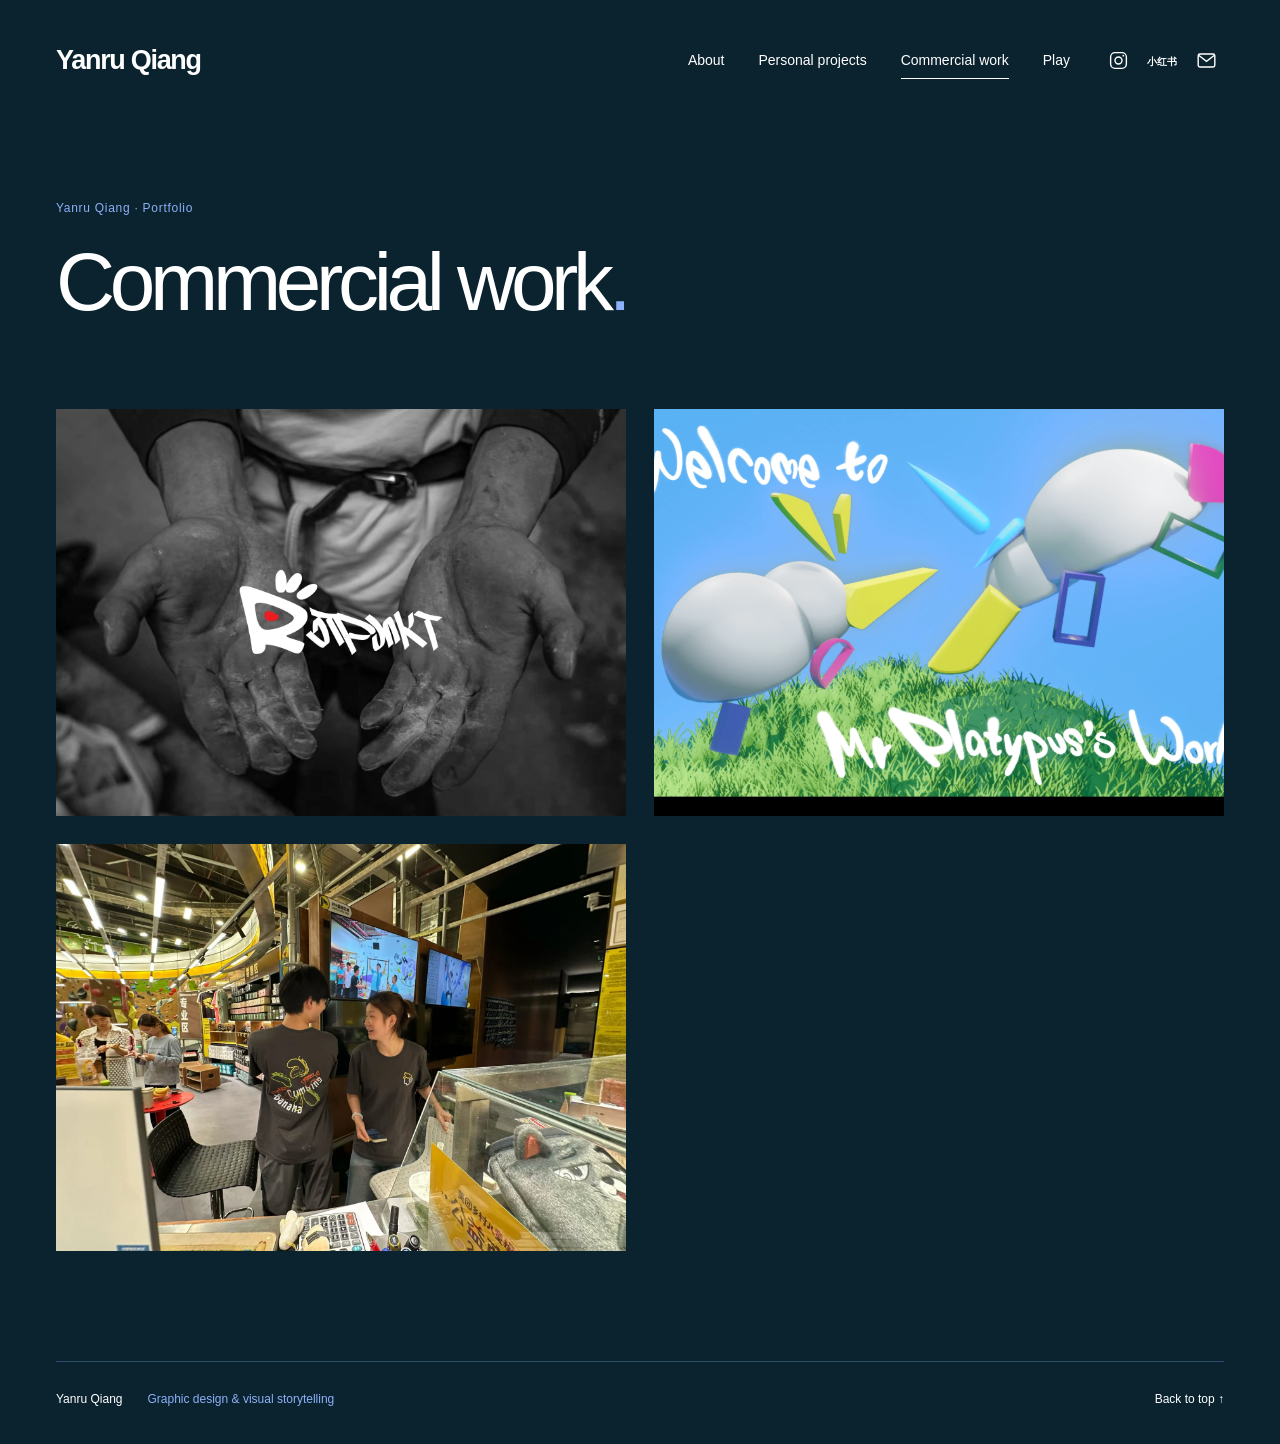
<file: commercial.html>
<!doctype html><html lang="en"><head><meta charset="utf-8"><meta name="viewport" content="width=device-width,initial-scale=1"><title>Commercial work — Yanru Qiang</title><meta name="description" content="Yanru Qiang — a selection of graphic design, artist’s books, moving image and brand identity."><link rel="icon" type="image/png" sizes="256x256" href="favicon.png?v=20261019"><link rel="icon" href="favicon.ico?v=20261019" sizes="any"><link rel="apple-touch-icon" href="favicon.png?v=20261019"><link rel="stylesheet" href="style.css?v=20261020-banana-hd"><script src="site.js?v=20261020-cursor-hd" defer></script></head><body><a class="skip" href="#main">Skip to content</a><header><a class="wordmark" href="index.html" aria-label="Yanru Qiang home">Yanru Qiang</a><nav aria-label="Main navigation"><a href="about.html">About</a><a href="personal.html">Personal projects</a><a href="commercial.html" aria-current="page">Commercial work</a><a href="play.html">Play</a></nav><div class="contact-icons" aria-label="Contact"><a href="https://www.instagram.com/tangohasnochoice/" target="_blank" rel="noopener noreferrer" aria-label="Instagram — tangohasnochoice" title="Instagram"><svg viewBox="0 0 24 24" fill="none" stroke="currentColor" stroke-width="1.6" aria-hidden="true"><rect x="3" y="3" width="18" height="18" rx="5"/><circle cx="12" cy="12" r="4"/><circle cx="17.5" cy="6.5" r="1" fill="currentColor" stroke="none"/></svg></a><a href="https://www.xiaohongshu.com/user/profile/5fb5058a0000000001002a26" target="_blank" rel="noopener noreferrer" aria-label="小红书 — Yanru Qiang" title="小红书"><svg viewBox="0 0 36 24" style="width:30px" aria-hidden="true"><text x="18" y="17" text-anchor="middle" fill="currentColor" font-family="PingFang SC,Microsoft YaHei,sans-serif" font-size="11.5" font-weight="800">小红书</text></svg></a><a href="mailto:10075549@rca.ac.uk" aria-label="Email — 10075549@rca.ac.uk" title="Email"><svg viewBox="0 0 24 24" fill="none" stroke="currentColor" stroke-width="1.6" aria-hidden="true"><rect x="2.5" y="4.5" width="19" height="15" rx="2"/><path d="m3 6 9 7 9-7"/></svg></a></div></header><main id="main"><section class="intro"><p class="eyebrow">Yanru Qiang · Portfolio</p><h1>Commercial work<span class="blue">.</span></h1></section><section class="project-grid" aria-label="Projects"><a class="project-card" href="rotpunkt.html" aria-label="Rotpunkt"><div class="cover"><img src="rp-hands.webp" alt="Rotpunkt" loading="lazy"><div class="card-overlay"><h2>Rotpunkt</h2></div></div></a><a class="project-card" href="be-it-so.html" aria-label="Be it So — Mr Platypus"><div class="cover"><img src="platypus-cover.webp" alt="Be it So — Mr Platypus" loading="lazy"><div class="card-overlay"><h2>Be it So — Mr Platypus</h2></div></div></a><a class="project-card" href="banana-climbing.html" aria-label="Banana Climbing"><div class="cover"><img src="banana-photo.webp" alt="Banana Climbing" loading="lazy"><div class="card-overlay"><h2>Banana Climbing</h2></div></div></a></section></main><footer><a href="index.html">Yanru Qiang</a><span>Graphic design & visual storytelling</span><a href="#top" data-top>Back to top ↑</a></footer><dialog aria-label="Image viewer"><button class="close" aria-label="Close image">Close ×</button><img alt=""><p></p></dialog></body></html>
</file>
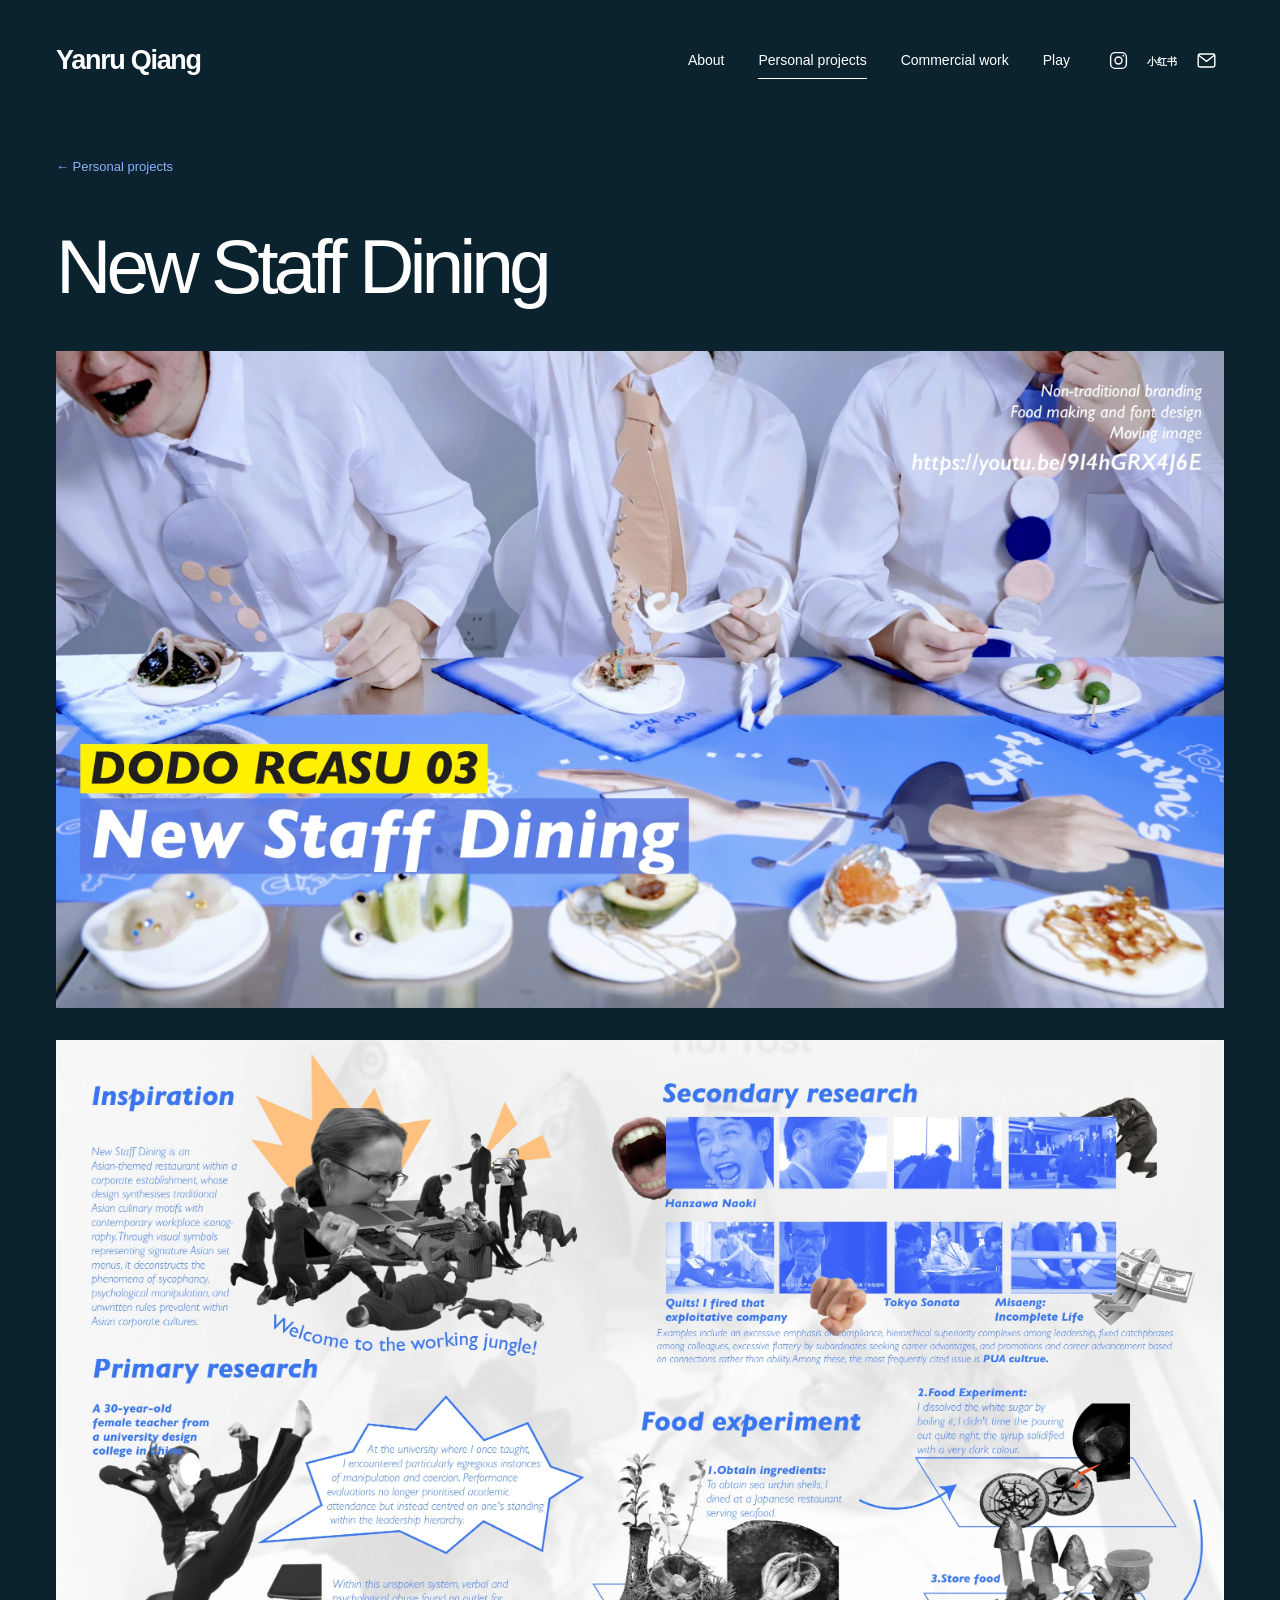
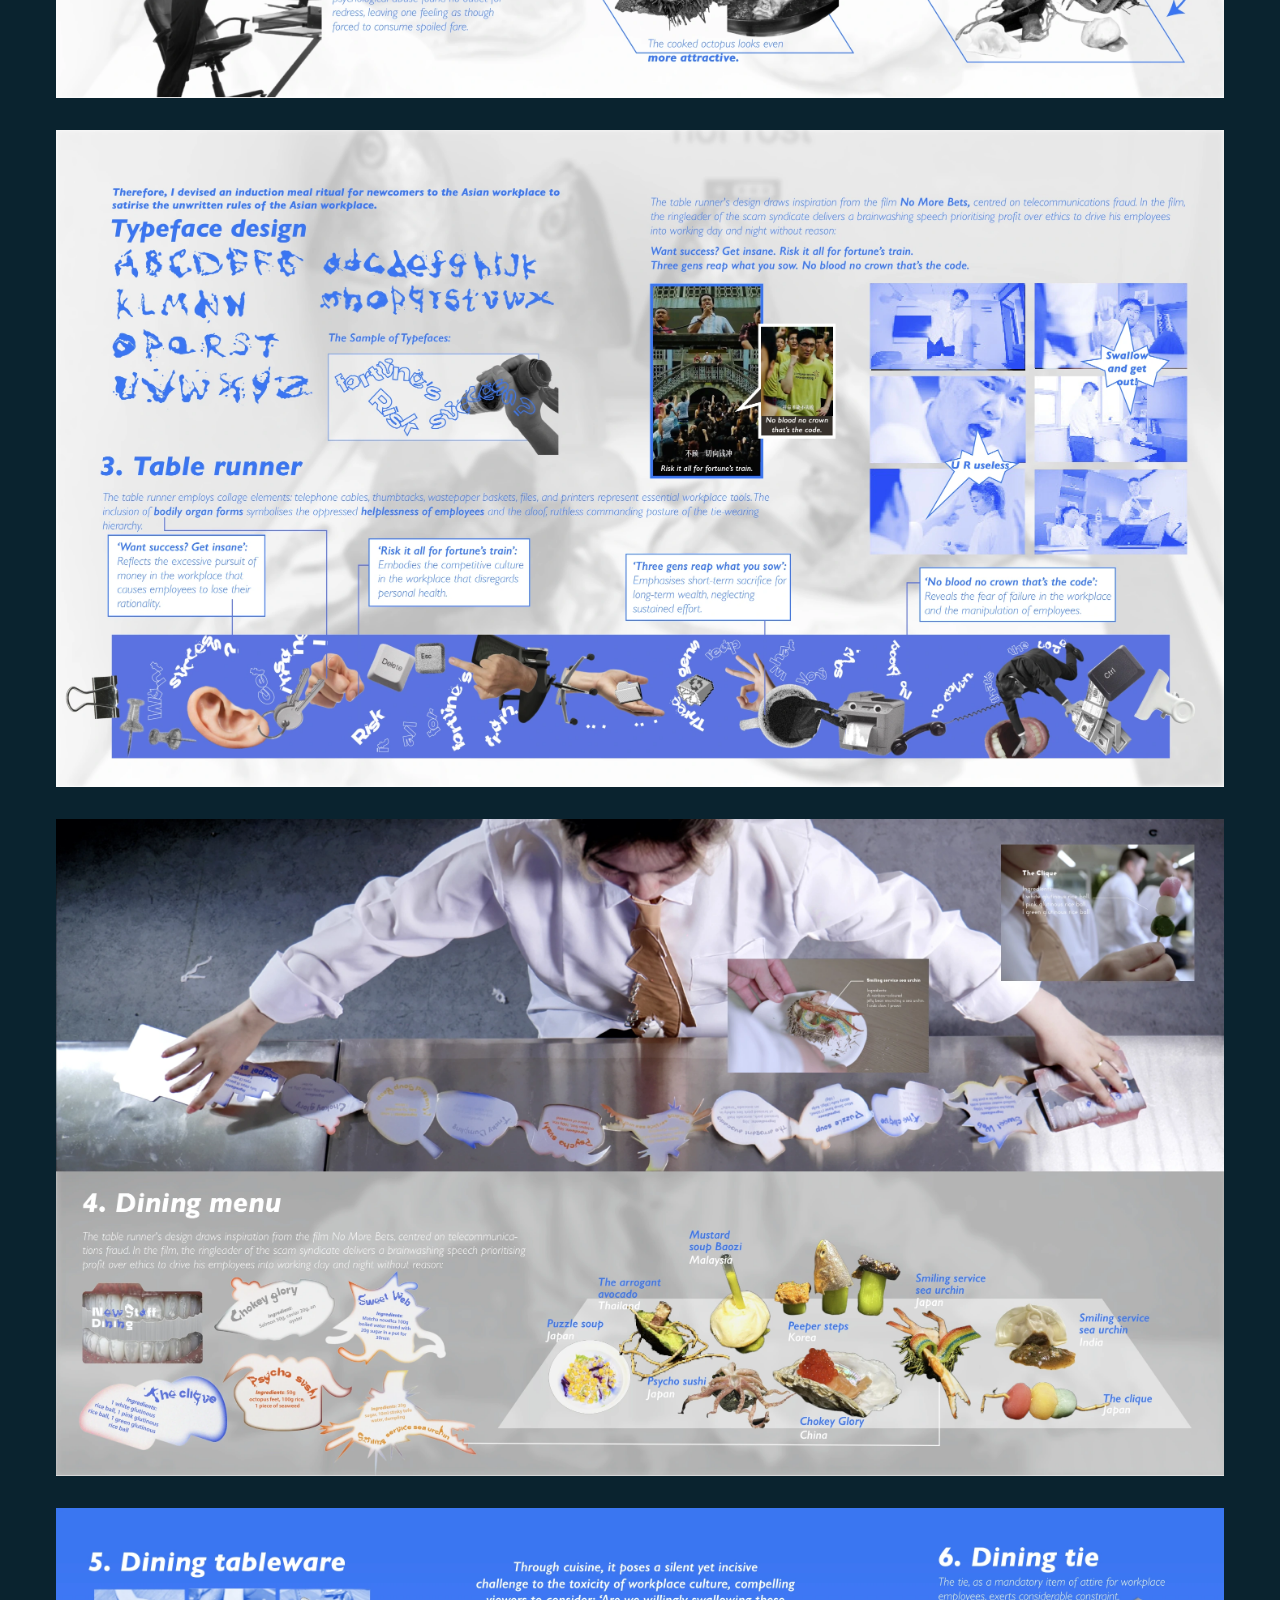
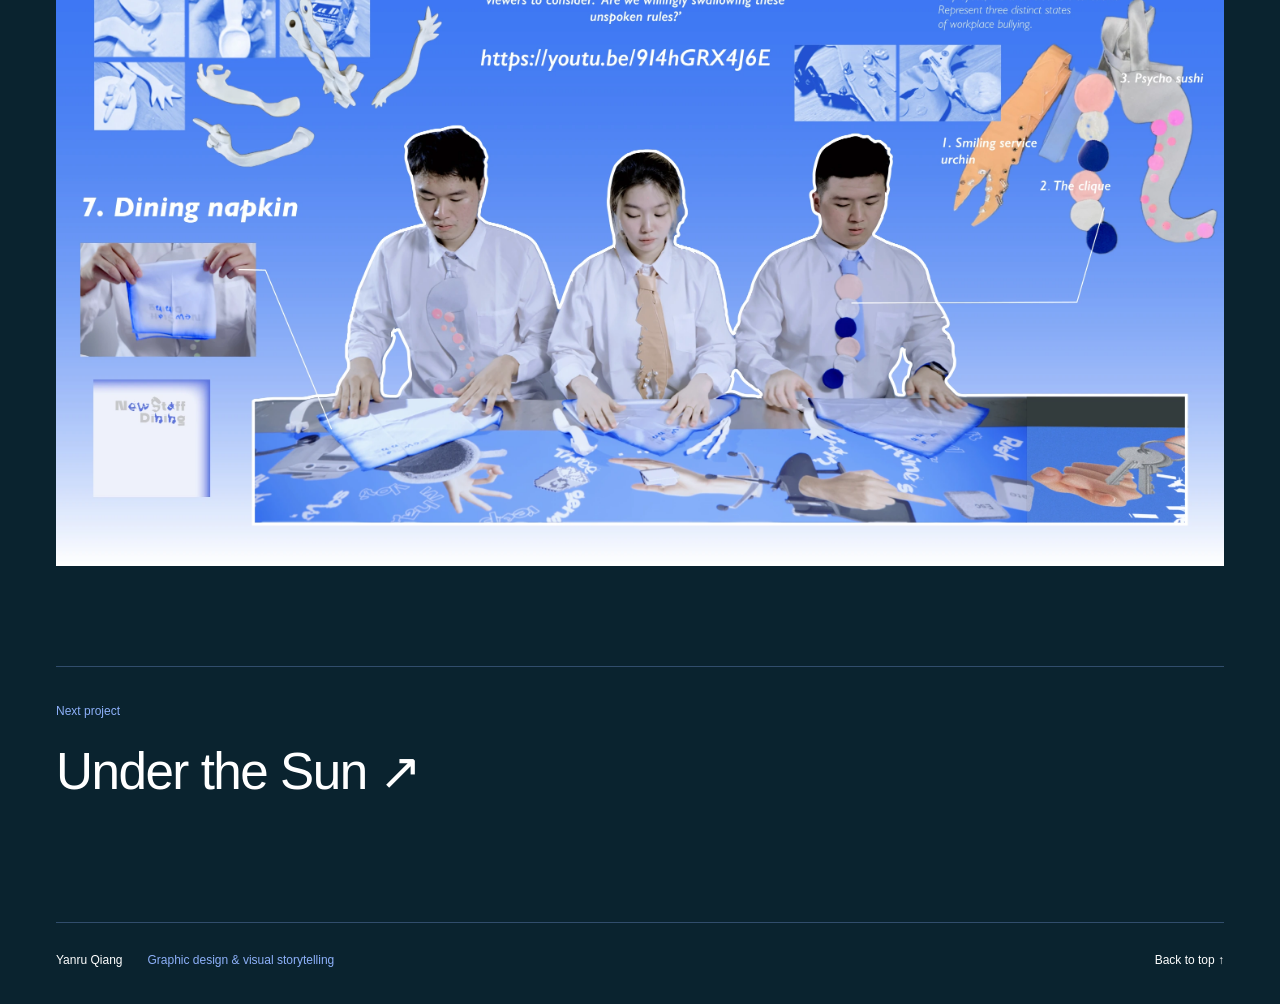
<file: new-staff-dining.html>
<!doctype html><html lang="en"><head><meta charset="utf-8"><meta name="viewport" content="width=device-width,initial-scale=1"><title>New Staff Dining — Yanru Qiang</title><meta name="description" content="Yanru Qiang — a selection of graphic design, artist’s books, moving image and brand identity."><link rel="icon" type="image/png" sizes="256x256" href="favicon.png?v=20261019"><link rel="icon" href="favicon.ico?v=20261019" sizes="any"><link rel="apple-touch-icon" href="favicon.png?v=20261019"><link rel="stylesheet" href="style.css?v=20261020-banana-hd"><script src="site.js?v=20261020-cursor-hd" defer></script><style>
.portfolio-pages{display:grid;grid-template-columns:minmax(0,1fr);gap:32px}
.portfolio-pages .image-button{background:transparent}
.portfolio-pages img{display:block;width:100%;height:auto}
.portfolio-page-heading{margin:0 0 44px}
.portfolio-page-heading h1{margin:0;font-size:clamp(40px,6vw,80px)}
@media(max-width:760px){.portfolio-pages{gap:20px}.portfolio-page-heading{margin-bottom:28px}}
</style></head><body><a class="skip" href="#main">Skip to content</a><header><a class="wordmark" href="index.html" aria-label="Yanru Qiang home">Yanru Qiang</a><nav aria-label="Main navigation"><a href="about.html">About</a><a href="personal.html" aria-current="page">Personal projects</a><a href="commercial.html">Commercial work</a><a href="play.html">Play</a></nav><div class="contact-icons" aria-label="Contact"><a href="https://www.instagram.com/tangohasnochoice/" target="_blank" rel="noopener noreferrer" aria-label="Instagram — tangohasnochoice" title="Instagram"><svg viewBox="0 0 24 24" fill="none" stroke="currentColor" stroke-width="1.6" aria-hidden="true"><rect x="3" y="3" width="18" height="18" rx="5"/><circle cx="12" cy="12" r="4"/><circle cx="17.5" cy="6.5" r="1" fill="currentColor" stroke="none"/></svg></a><a href="https://www.xiaohongshu.com/user/profile/5fb5058a0000000001002a26" target="_blank" rel="noopener noreferrer" aria-label="小红书 — Yanru Qiang" title="小红书"><svg viewBox="0 0 36 24" style="width:30px" aria-hidden="true"><text x="18" y="17" text-anchor="middle" fill="currentColor" font-family="PingFang SC,Microsoft YaHei,sans-serif" font-size="11.5" font-weight="800">小红书</text></svg></a><a href="mailto:10075549@rca.ac.uk" aria-label="Email — 10075549@rca.ac.uk" title="Email"><svg viewBox="0 0 24 24" fill="none" stroke="currentColor" stroke-width="1.6" aria-hidden="true"><rect x="2.5" y="4.5" width="19" height="15" rx="2"/><path d="m3 6 9 7 9-7"/></svg></a></div></header><main id="main"><a class="back" href="personal.html">← Personal projects</a><section class="portfolio-page-heading"><h1>New Staff Dining</h1></section><section class="portfolio-pages" aria-label="New Staff Dining portfolio pages"><figure><button class="image-button" data-lightbox aria-label="Enlarge New Staff Dining — portfolio page 1 of 5"><img src="new-staff-dining-portfolio-01.webp" alt="New Staff Dining — portfolio page 1 of 5" width="2880" height="1621" loading="eager" decoding="async" fetchpriority="high"></button></figure><figure><button class="image-button" data-lightbox aria-label="Enlarge New Staff Dining — portfolio page 2 of 5"><img src="new-staff-dining-portfolio-02.webp" alt="New Staff Dining — portfolio page 2 of 5" width="2880" height="1621" loading="lazy" decoding="async"></button></figure><figure><button class="image-button" data-lightbox aria-label="Enlarge New Staff Dining — portfolio page 3 of 5"><img src="new-staff-dining-portfolio-03.webp" alt="New Staff Dining — portfolio page 3 of 5" width="2880" height="1621" loading="lazy" decoding="async"></button></figure><figure><button class="image-button" data-lightbox aria-label="Enlarge New Staff Dining — portfolio page 4 of 5"><img src="new-staff-dining-portfolio-04.webp" alt="New Staff Dining — portfolio page 4 of 5" width="2880" height="1621" loading="lazy" decoding="async"></button></figure><figure><button class="image-button" data-lightbox aria-label="Enlarge New Staff Dining — portfolio page 5 of 5"><img src="new-staff-dining-portfolio-05.webp" alt="New Staff Dining — portfolio page 5 of 5" width="2880" height="1621" loading="lazy" decoding="async"></button></figure></section><a class="next-project" href="under-the-sun.html"><span>Next project</span><strong>Under the Sun ↗</strong></a></main><footer><a href="index.html">Yanru Qiang</a><span>Graphic design & visual storytelling</span><a href="#top" data-top>Back to top ↑</a></footer><dialog aria-label="Image viewer"><button class="close" aria-label="Close image">Close ×</button><img alt=""><p></p></dialog></body></html>
</file>
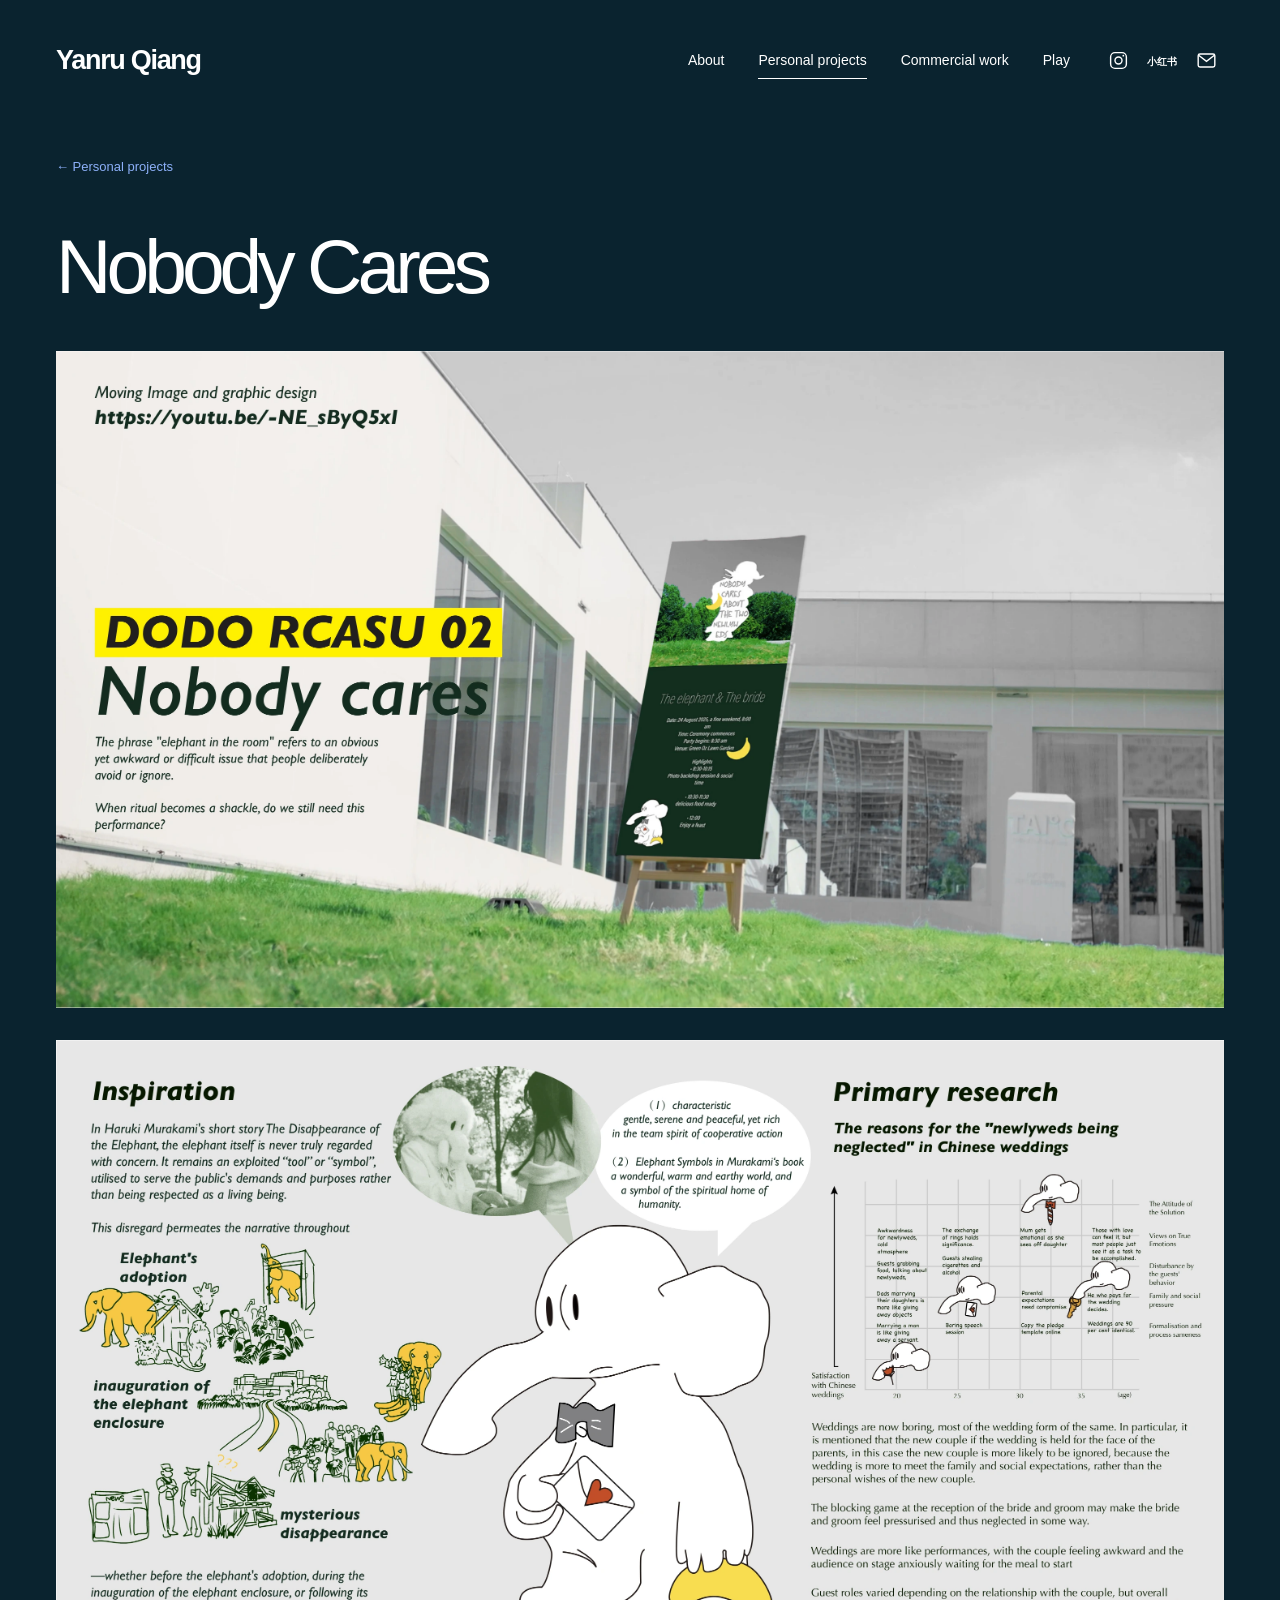
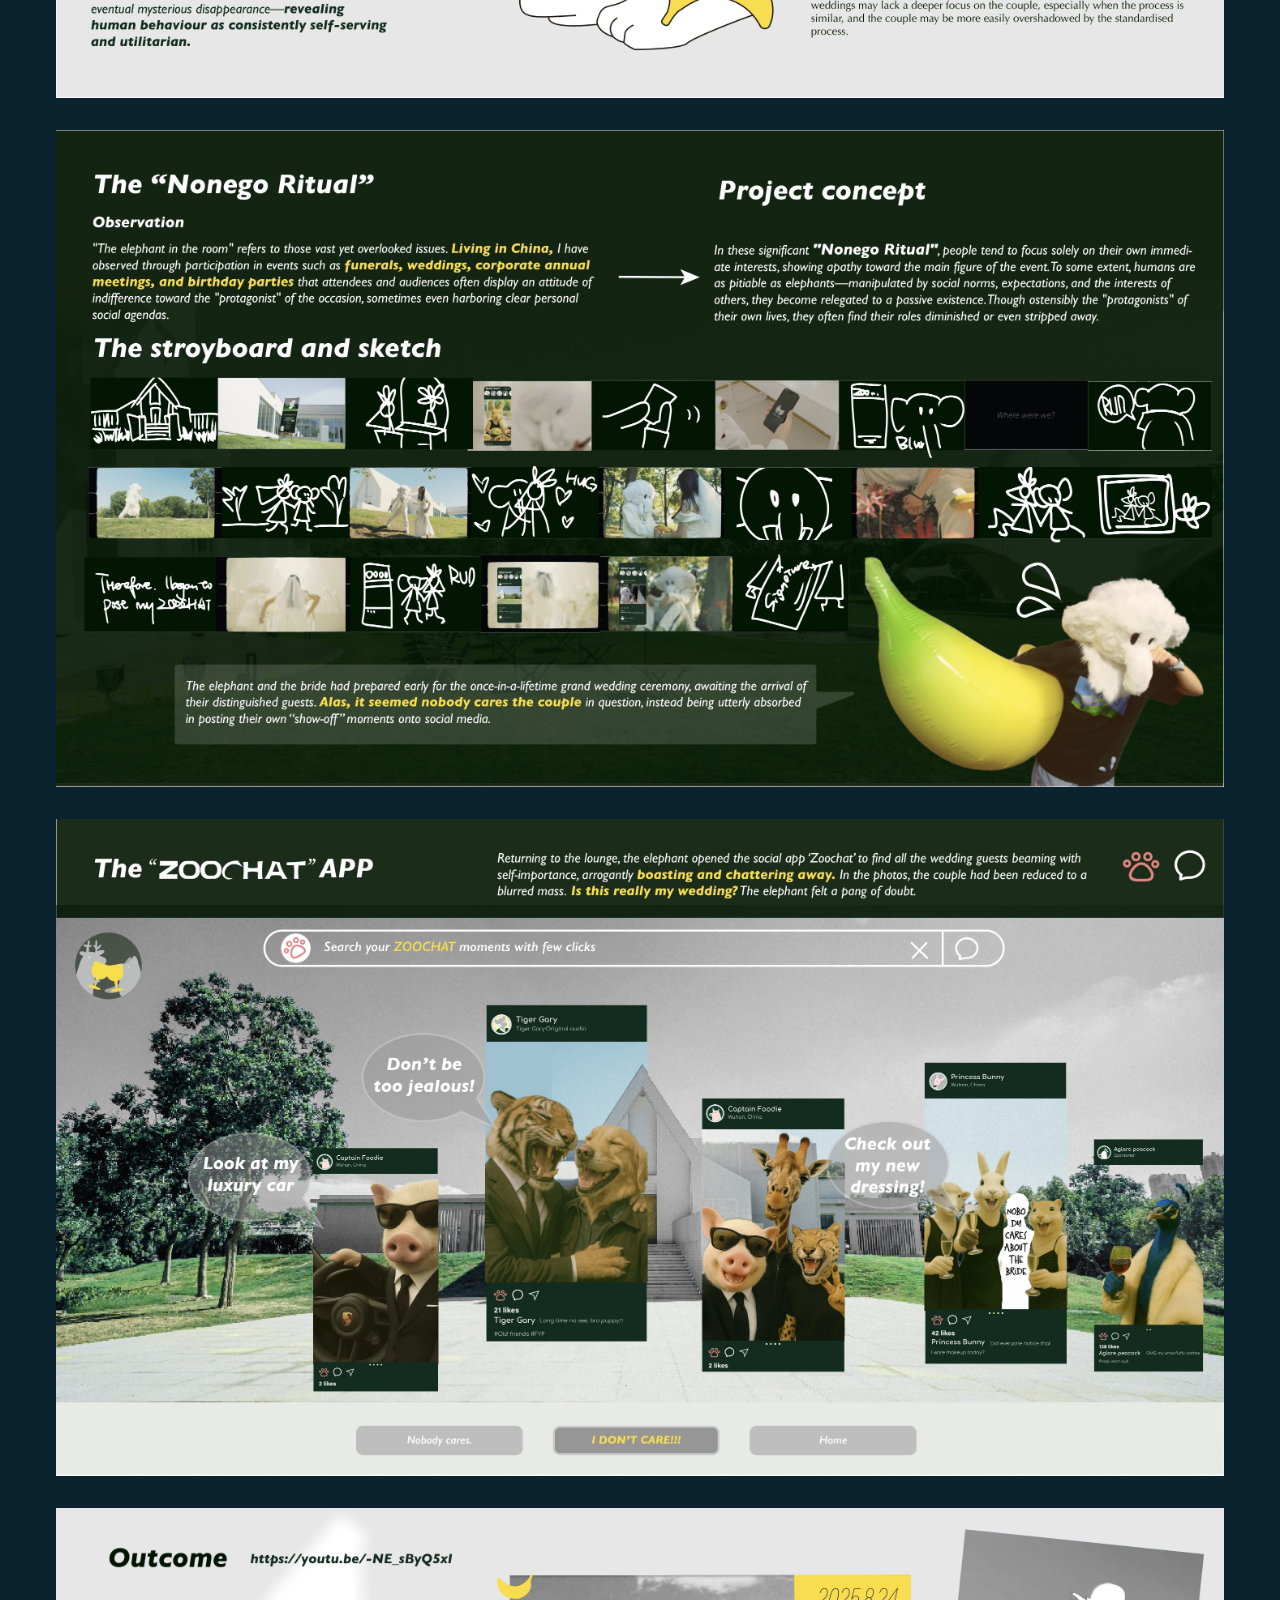
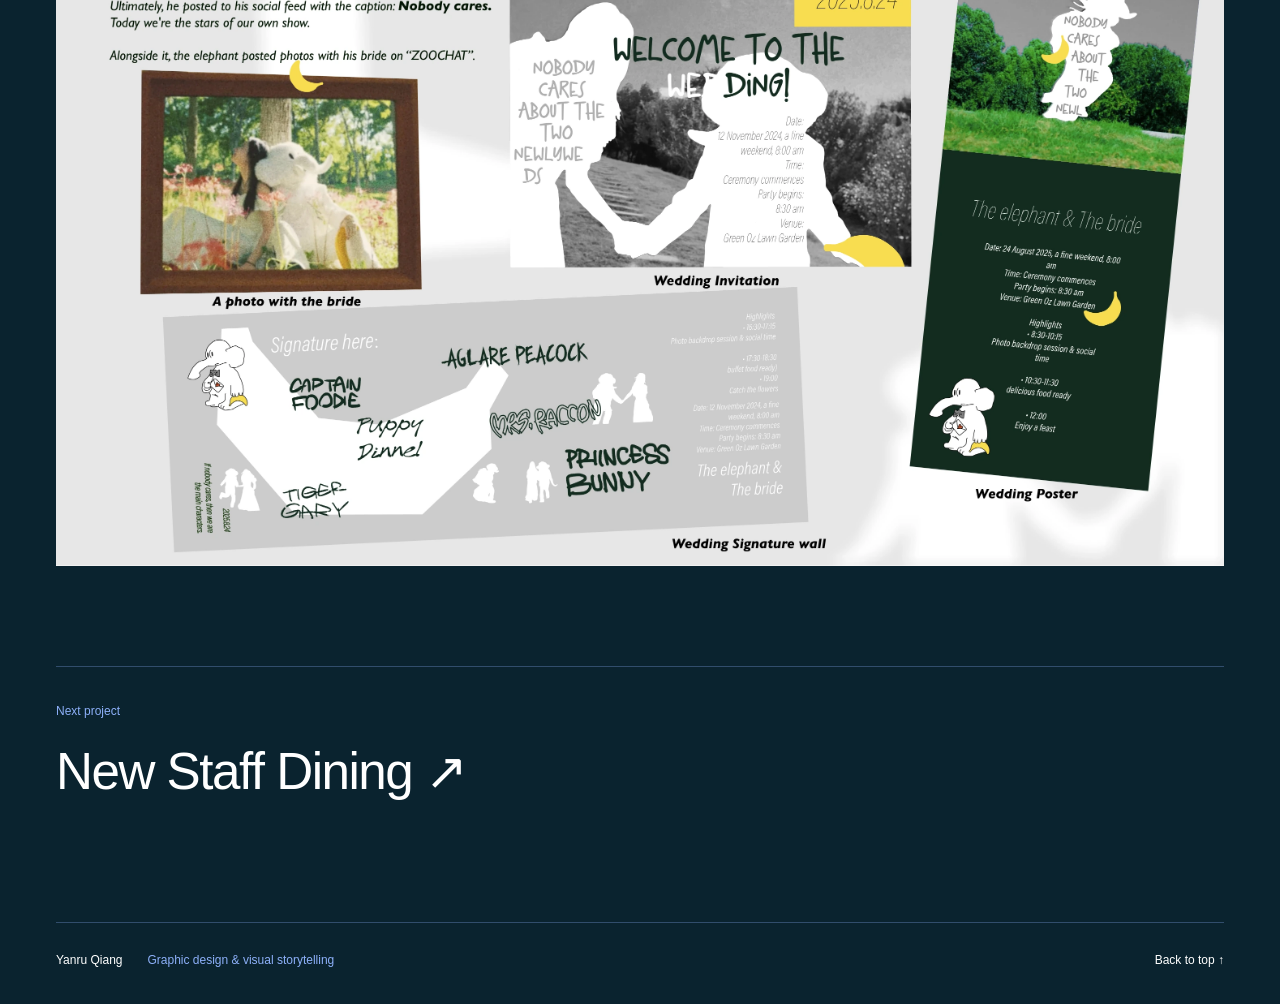
<file: nobody-cares.html>
<!doctype html><html lang="en"><head><meta charset="utf-8"><meta name="viewport" content="width=device-width,initial-scale=1"><title>Nobody Cares — Yanru Qiang</title><meta name="description" content="Yanru Qiang — a selection of graphic design, artist’s books, moving image and brand identity."><link rel="icon" type="image/png" sizes="256x256" href="favicon.png?v=20261019"><link rel="icon" href="favicon.ico?v=20261019" sizes="any"><link rel="apple-touch-icon" href="favicon.png?v=20261019"><link rel="stylesheet" href="style.css?v=20261020-banana-hd"><script src="site.js?v=20261020-cursor-hd" defer></script><style>
.portfolio-pages{display:grid;grid-template-columns:minmax(0,1fr);gap:32px}
.portfolio-pages .image-button{background:transparent}
.portfolio-pages img{display:block;width:100%;height:auto}
.portfolio-page-heading{margin:0 0 44px}
.portfolio-page-heading h1{margin:0;font-size:clamp(40px,6vw,80px)}
@media(max-width:760px){.portfolio-pages{gap:20px}.portfolio-page-heading{margin-bottom:28px}}
</style></head><body><a class="skip" href="#main">Skip to content</a><header><a class="wordmark" href="index.html" aria-label="Yanru Qiang home">Yanru Qiang</a><nav aria-label="Main navigation"><a href="about.html">About</a><a href="personal.html" aria-current="page">Personal projects</a><a href="commercial.html">Commercial work</a><a href="play.html">Play</a></nav><div class="contact-icons" aria-label="Contact"><a href="https://www.instagram.com/tangohasnochoice/" target="_blank" rel="noopener noreferrer" aria-label="Instagram — tangohasnochoice" title="Instagram"><svg viewBox="0 0 24 24" fill="none" stroke="currentColor" stroke-width="1.6" aria-hidden="true"><rect x="3" y="3" width="18" height="18" rx="5"/><circle cx="12" cy="12" r="4"/><circle cx="17.5" cy="6.5" r="1" fill="currentColor" stroke="none"/></svg></a><a href="https://www.xiaohongshu.com/user/profile/5fb5058a0000000001002a26" target="_blank" rel="noopener noreferrer" aria-label="小红书 — Yanru Qiang" title="小红书"><svg viewBox="0 0 36 24" style="width:30px" aria-hidden="true"><text x="18" y="17" text-anchor="middle" fill="currentColor" font-family="PingFang SC,Microsoft YaHei,sans-serif" font-size="11.5" font-weight="800">小红书</text></svg></a><a href="mailto:10075549@rca.ac.uk" aria-label="Email — 10075549@rca.ac.uk" title="Email"><svg viewBox="0 0 24 24" fill="none" stroke="currentColor" stroke-width="1.6" aria-hidden="true"><rect x="2.5" y="4.5" width="19" height="15" rx="2"/><path d="m3 6 9 7 9-7"/></svg></a></div></header><main id="main"><a class="back" href="personal.html">← Personal projects</a><section class="portfolio-page-heading"><h1>Nobody Cares</h1></section><section class="portfolio-pages" aria-label="Nobody Cares portfolio pages"><figure><button class="image-button" data-lightbox aria-label="Enlarge Nobody Cares — portfolio page 1 of 5"><img src="nobody-cares-portfolio-01.webp" alt="Nobody Cares — portfolio page 1 of 5" width="2880" height="1621" loading="eager" decoding="async" fetchpriority="high"></button></figure><figure><button class="image-button" data-lightbox aria-label="Enlarge Nobody Cares — portfolio page 2 of 5"><img src="nobody-cares-portfolio-02.webp" alt="Nobody Cares — portfolio page 2 of 5" width="2880" height="1621" loading="lazy" decoding="async"></button></figure><figure><button class="image-button" data-lightbox aria-label="Enlarge Nobody Cares — portfolio page 3 of 5"><img src="nobody-cares-portfolio-03.webp" alt="Nobody Cares — portfolio page 3 of 5" width="2880" height="1621" loading="lazy" decoding="async"></button></figure><figure><button class="image-button" data-lightbox aria-label="Enlarge Nobody Cares — portfolio page 4 of 5"><img src="nobody-cares-portfolio-04.webp" alt="Nobody Cares — portfolio page 4 of 5" width="2880" height="1621" loading="lazy" decoding="async"></button></figure><figure><button class="image-button" data-lightbox aria-label="Enlarge Nobody Cares — portfolio page 5 of 5"><img src="nobody-cares-portfolio-05.webp" alt="Nobody Cares — portfolio page 5 of 5" width="2880" height="1621" loading="lazy" decoding="async"></button></figure></section><a class="next-project" href="new-staff-dining.html"><span>Next project</span><strong>New Staff Dining ↗</strong></a></main><footer><a href="index.html">Yanru Qiang</a><span>Graphic design & visual storytelling</span><a href="#top" data-top>Back to top ↑</a></footer><dialog aria-label="Image viewer"><button class="close" aria-label="Close image">Close ×</button><img alt=""><p></p></dialog></body></html>
</file>
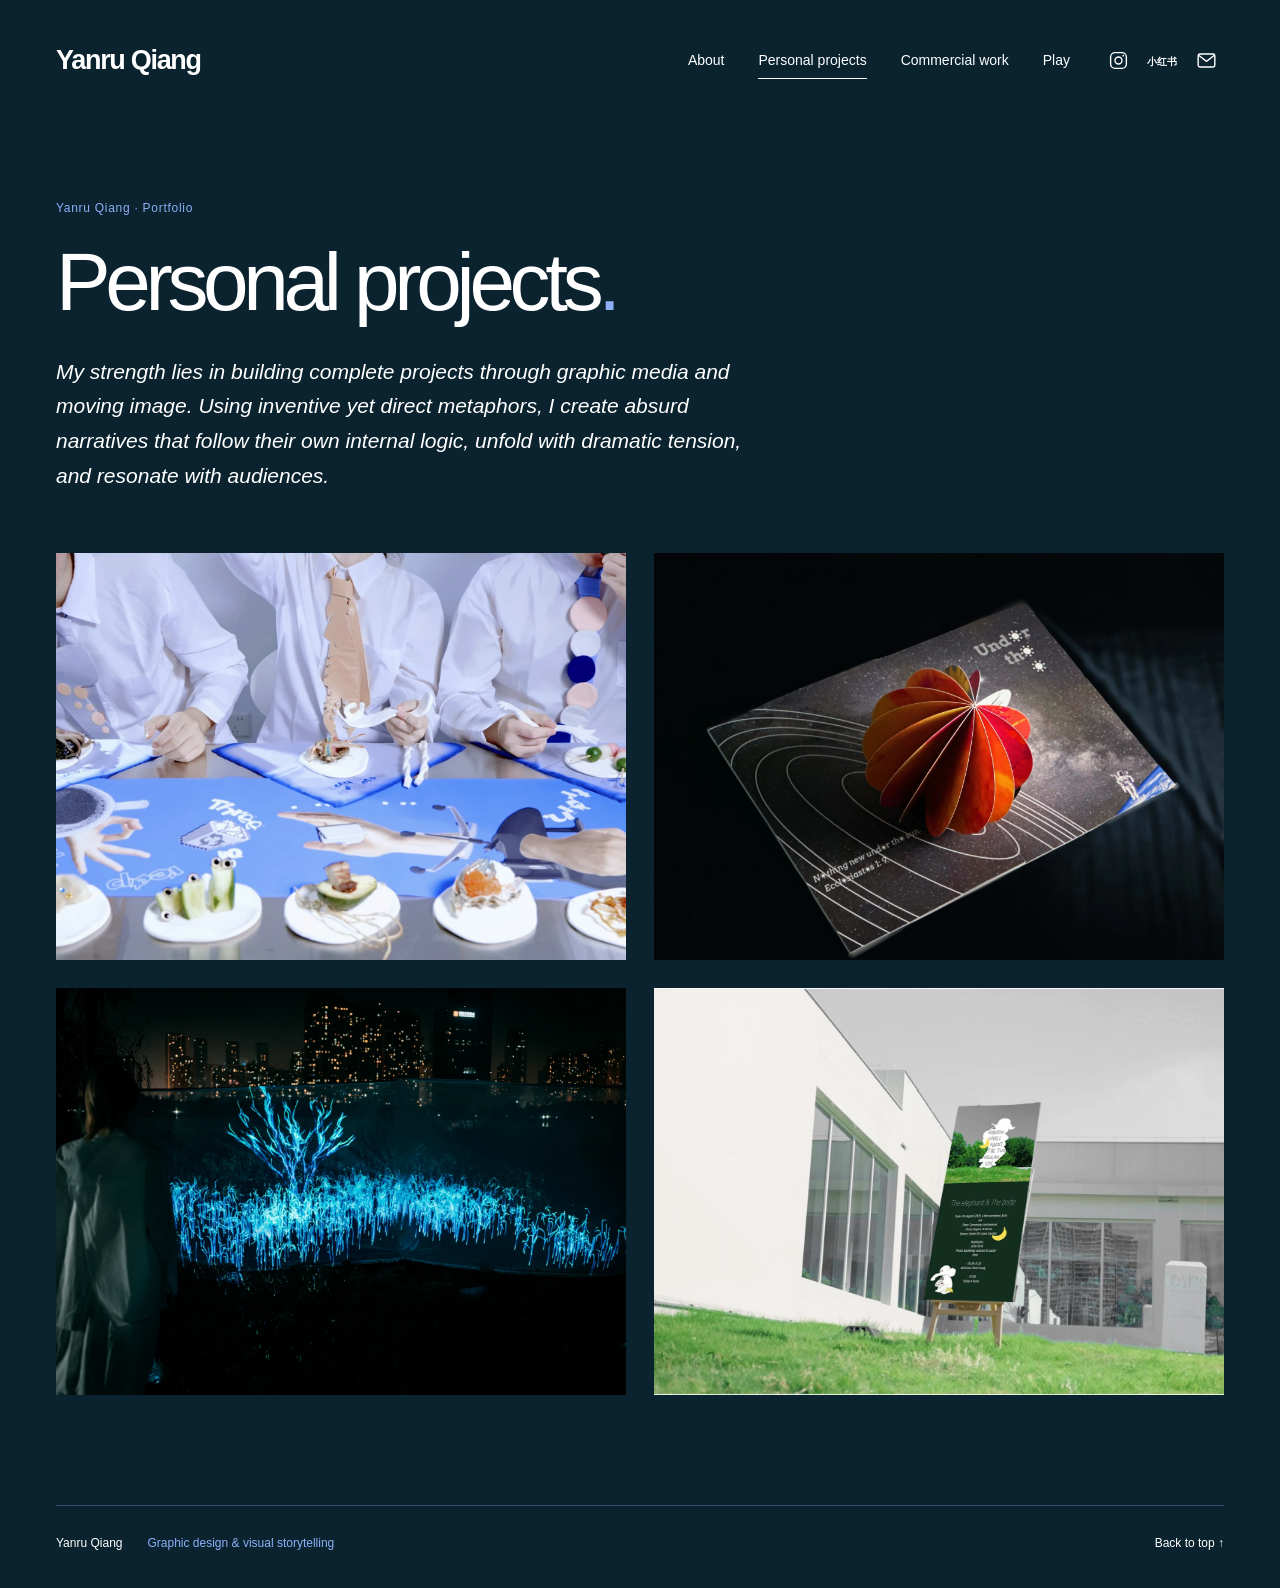
<file: personal.html>
<!doctype html><html lang="en"><head><meta charset="utf-8"><meta name="viewport" content="width=device-width,initial-scale=1"><title>Personal projects — Yanru Qiang</title><meta name="description" content="Yanru Qiang — a selection of graphic design, artist’s books, moving image and brand identity."><link rel="icon" type="image/png" sizes="256x256" href="favicon.png?v=20261019"><link rel="icon" href="favicon.ico?v=20261019" sizes="any"><link rel="apple-touch-icon" href="favicon.png?v=20261019"><link rel="stylesheet" href="style.css?v=20261020-banana-hd"><script src="site.js?v=20261020-cursor-hd" defer></script></head><body><a class="skip" href="#main">Skip to content</a><header><a class="wordmark" href="index.html" aria-label="Yanru Qiang home">Yanru Qiang</a><nav aria-label="Main navigation"><a href="about.html">About</a><a href="personal.html" aria-current="page">Personal projects</a><a href="commercial.html">Commercial work</a><a href="play.html">Play</a></nav><div class="contact-icons" aria-label="Contact"><a href="https://www.instagram.com/tangohasnochoice/" target="_blank" rel="noopener noreferrer" aria-label="Instagram — tangohasnochoice" title="Instagram"><svg viewBox="0 0 24 24" fill="none" stroke="currentColor" stroke-width="1.6" aria-hidden="true"><rect x="3" y="3" width="18" height="18" rx="5"/><circle cx="12" cy="12" r="4"/><circle cx="17.5" cy="6.5" r="1" fill="currentColor" stroke="none"/></svg></a><a href="https://www.xiaohongshu.com/user/profile/5fb5058a0000000001002a26" target="_blank" rel="noopener noreferrer" aria-label="小红书 — Yanru Qiang" title="小红书"><svg viewBox="0 0 36 24" style="width:30px" aria-hidden="true"><text x="18" y="17" text-anchor="middle" fill="currentColor" font-family="PingFang SC,Microsoft YaHei,sans-serif" font-size="11.5" font-weight="800">小红书</text></svg></a><a href="mailto:10075549@rca.ac.uk" aria-label="Email — 10075549@rca.ac.uk" title="Email"><svg viewBox="0 0 24 24" fill="none" stroke="currentColor" stroke-width="1.6" aria-hidden="true"><rect x="2.5" y="4.5" width="19" height="15" rx="2"/><path d="m3 6 9 7 9-7"/></svg></a></div></header><main id="main"><section class="intro"><p class="eyebrow">Yanru Qiang · Portfolio</p><h1>Personal projects<span class="blue">.</span></h1><p class="personal-statement" style="max-width:720px;font-size:21px;line-height:1.65;font-style:italic;margin:30px 0 0">My strength lies in building complete projects through graphic media and moving image. Using inventive yet direct metaphors, I create absurd narratives that follow their own internal logic, unfold with dramatic tension, and resonate with audiences.</p></section><section class="project-grid" aria-label="Projects"><a class="project-card" href="new-staff-dining.html" aria-label="New Staff Dining"><div class="cover"><img src="dining-hero.webp" alt="New Staff Dining" loading="lazy"><div class="card-overlay"><h2>New Staff Dining</h2></div></div></a><a class="project-card" href="under-the-sun.html" aria-label="Under the Sun"><div class="cover"><img src="sun-hero.webp" alt="Under the Sun" loading="lazy"><div class="card-overlay"><h2>Under the Sun</h2></div></div></a><a class="project-card" href="rewilding.html" aria-label="Rewilding"><div class="cover"><img src="rewilding-hero.webp" alt="Rewilding" loading="lazy"><div class="card-overlay"><h2>Rewilding</h2></div></div></a><a class="project-card" href="nobody-cares.html" aria-label="Nobody Cares"><div class="cover"><img src="nobody-hero.webp" alt="Nobody Cares" loading="lazy"><div class="card-overlay"><h2>Nobody Cares</h2></div></div></a></section></main><footer><a href="index.html">Yanru Qiang</a><span>Graphic design & visual storytelling</span><a href="#top" data-top>Back to top ↑</a></footer><dialog aria-label="Image viewer"><button class="close" aria-label="Close image">Close ×</button><img alt=""><p></p></dialog></body></html>
</file>
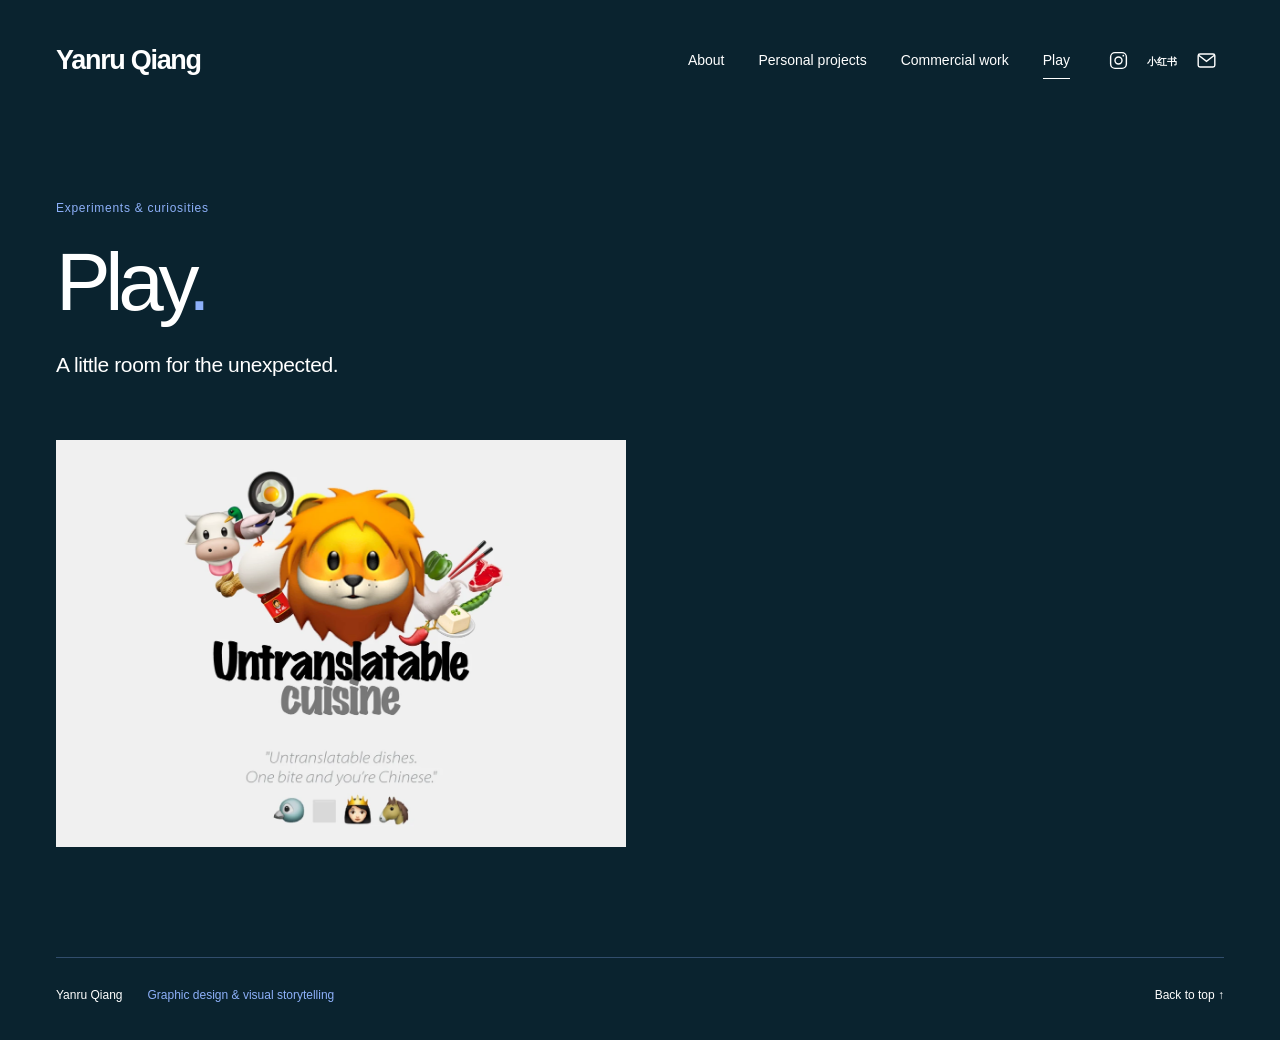
<file: play.html>
<!doctype html><html lang="en"><head><meta charset="utf-8"><meta name="viewport" content="width=device-width,initial-scale=1"><title>Play — Yanru Qiang</title><meta name="description" content="Yanru Qiang — a selection of graphic design, artist’s books, moving image and brand identity."><link rel="icon" type="image/png" sizes="256x256" href="favicon.png?v=20261019"><link rel="icon" href="favicon.ico?v=20261019" sizes="any"><link rel="apple-touch-icon" href="favicon.png?v=20261019"><link rel="stylesheet" href="style.css?v=20261020-banana-hd"><script src="site.js?v=20261020-cursor-hd" defer></script></head><body><a class="skip" href="#main">Skip to content</a><header><a class="wordmark" href="index.html" aria-label="Yanru Qiang home">Yanru Qiang</a><nav aria-label="Main navigation"><a href="about.html">About</a><a href="personal.html">Personal projects</a><a href="commercial.html">Commercial work</a><a href="play.html" aria-current="page">Play</a></nav><div class="contact-icons" aria-label="Contact"><a href="https://www.instagram.com/tangohasnochoice/" target="_blank" rel="noopener noreferrer" aria-label="Instagram — tangohasnochoice" title="Instagram"><svg viewBox="0 0 24 24" fill="none" stroke="currentColor" stroke-width="1.6" aria-hidden="true"><rect x="3" y="3" width="18" height="18" rx="5"/><circle cx="12" cy="12" r="4"/><circle cx="17.5" cy="6.5" r="1" fill="currentColor" stroke="none"/></svg></a><a href="https://www.xiaohongshu.com/user/profile/5fb5058a0000000001002a26" target="_blank" rel="noopener noreferrer" aria-label="小红书 — Yanru Qiang" title="小红书"><svg viewBox="0 0 36 24" style="width:30px" aria-hidden="true"><text x="18" y="17" text-anchor="middle" fill="currentColor" font-family="PingFang SC,Microsoft YaHei,sans-serif" font-size="11.5" font-weight="800">小红书</text></svg></a><a href="mailto:10075549@rca.ac.uk" aria-label="Email — 10075549@rca.ac.uk" title="Email"><svg viewBox="0 0 24 24" fill="none" stroke="currentColor" stroke-width="1.6" aria-hidden="true"><rect x="2.5" y="4.5" width="19" height="15" rx="2"/><path d="m3 6 9 7 9-7"/></svg></a></div></header><main id="main"><section class="intro"><p class="eyebrow">Experiments &amp; curiosities</p><h1>Play<span class="blue">.</span></h1><p class="intro-copy">A little room for the unexpected.</p></section><section class="project-grid" aria-label="Projects"><a class="project-card" href="untranslatable-cuisine.html" aria-label="Untranslatable Cuisine"><div class="cover"><img src="cuisine-cover.webp" alt="Untranslatable Cuisine" loading="lazy"><div class="card-overlay"><h2>Untranslatable Cuisine</h2></div></div></a></section></main><footer><a href="index.html">Yanru Qiang</a><span>Graphic design & visual storytelling</span><a href="#top" data-top>Back to top ↑</a></footer><dialog aria-label="Image viewer"><button class="close" aria-label="Close image">Close ×</button><img alt=""><p></p></dialog></body></html>
</file>
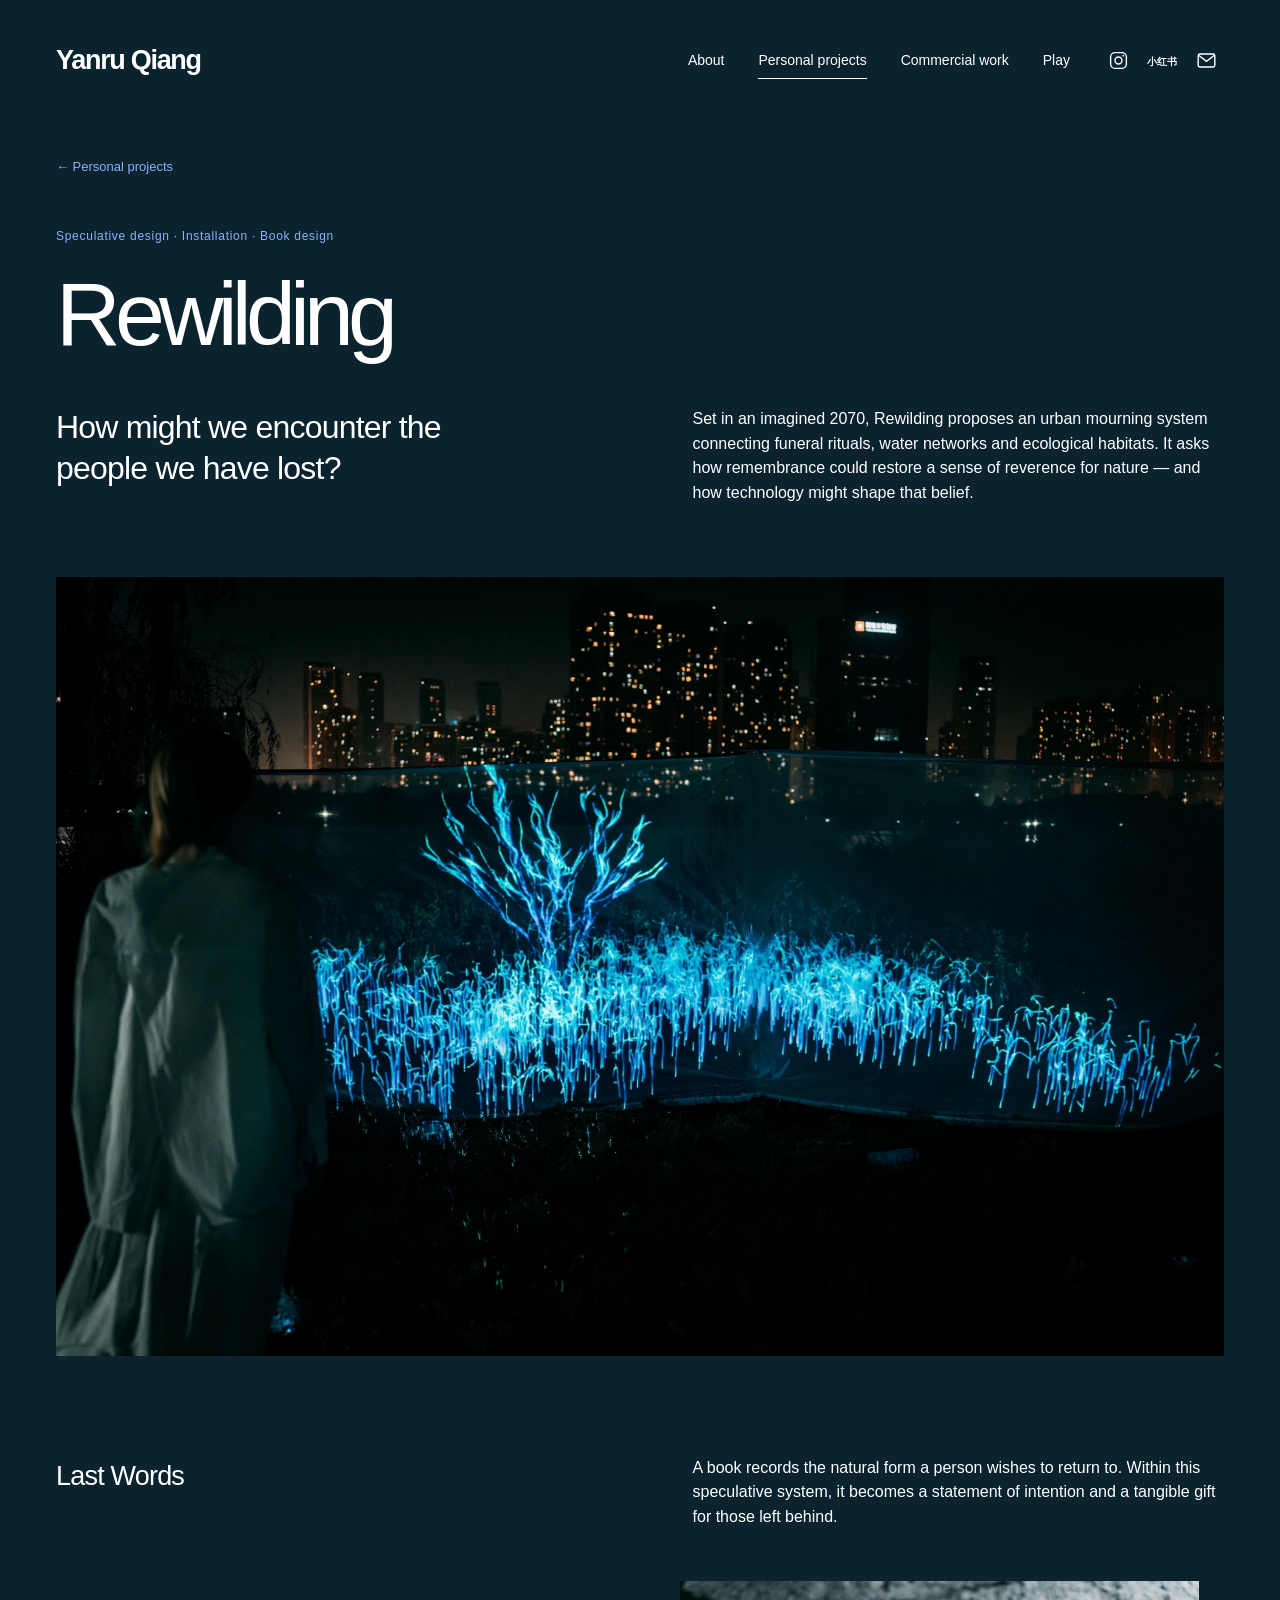
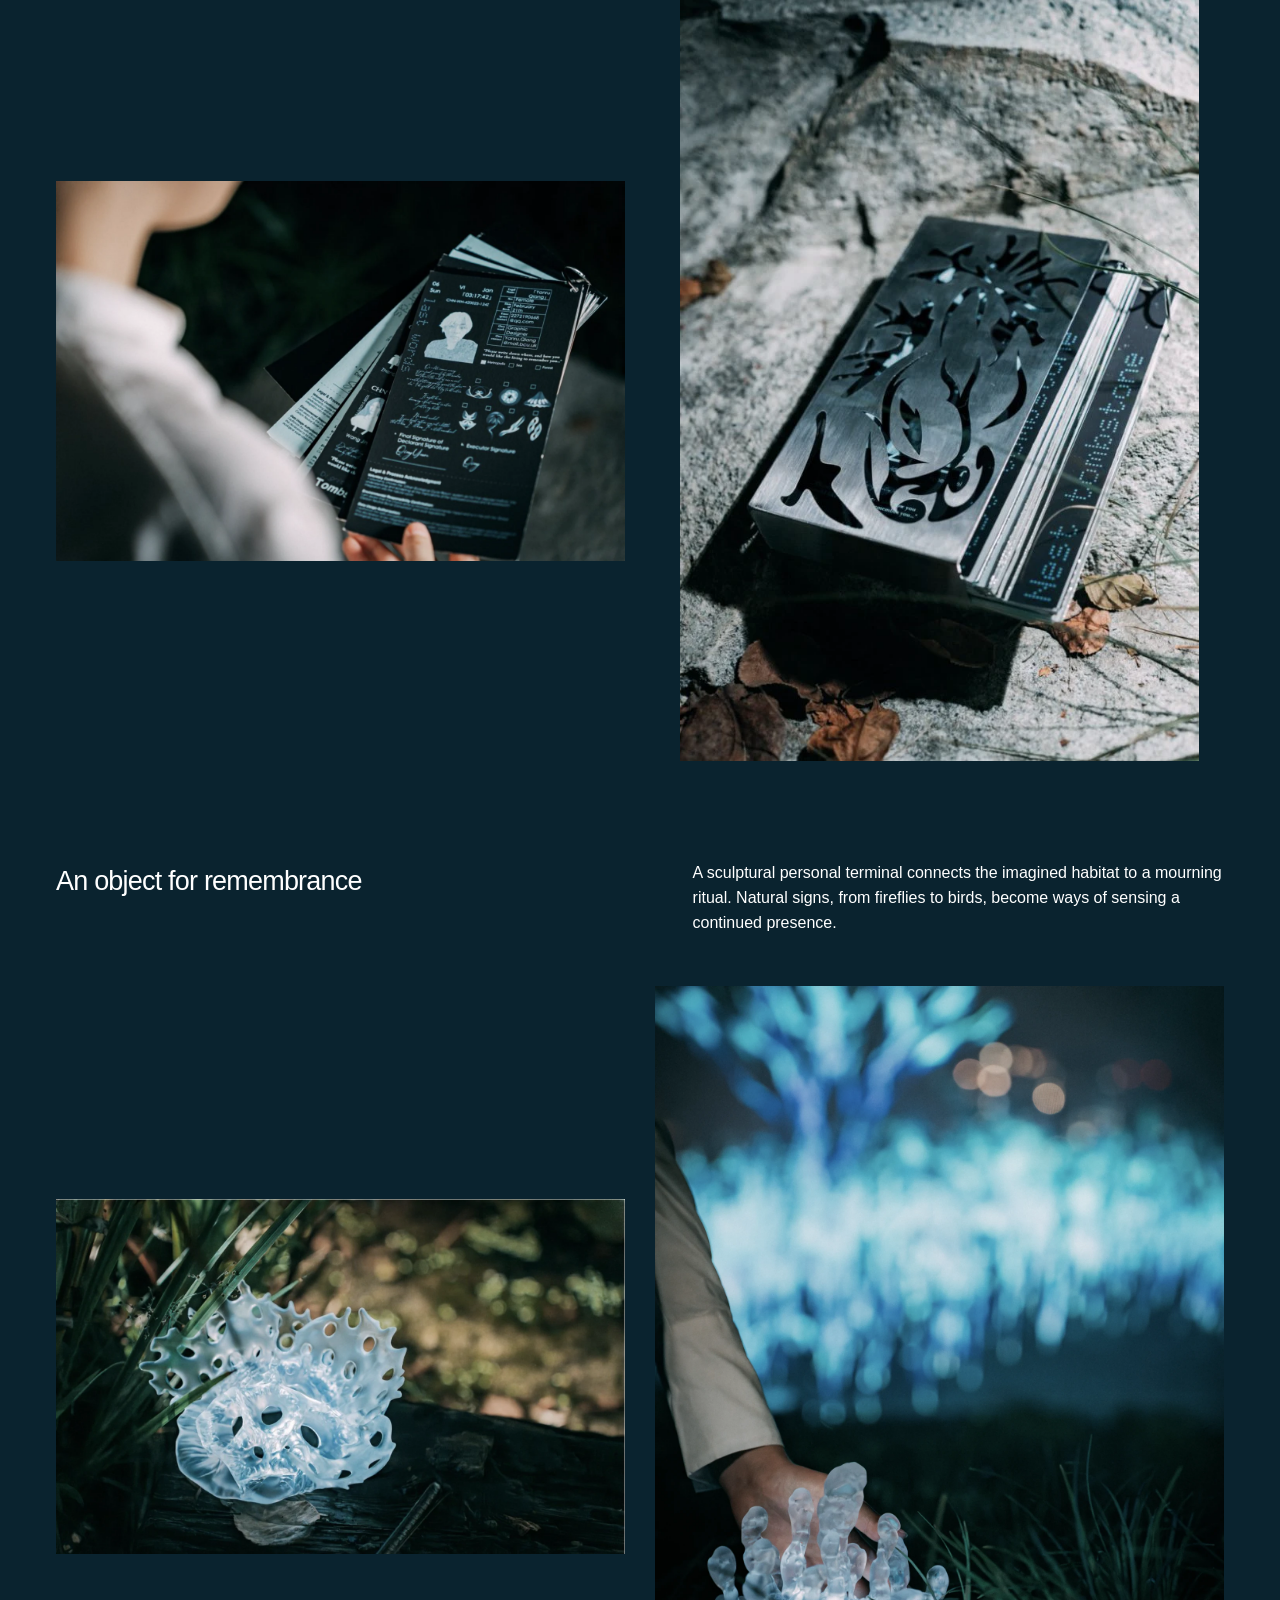
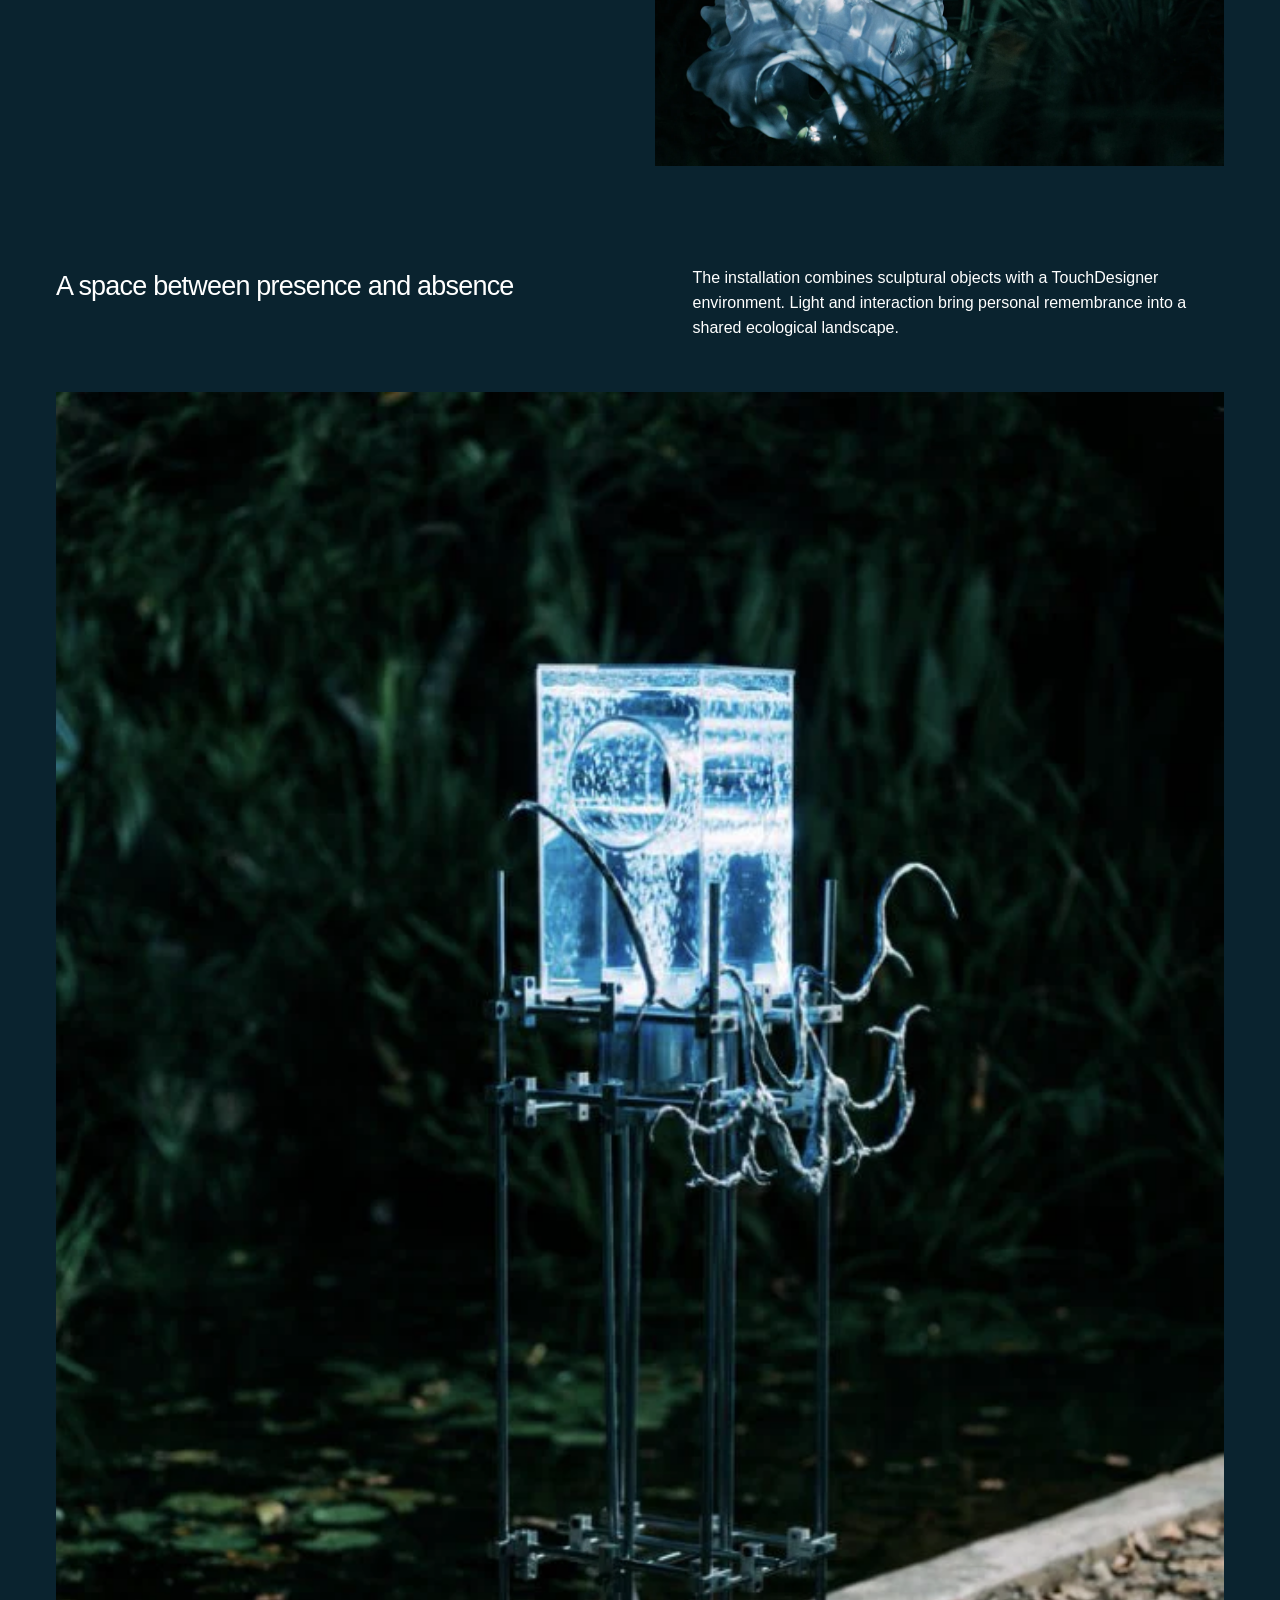
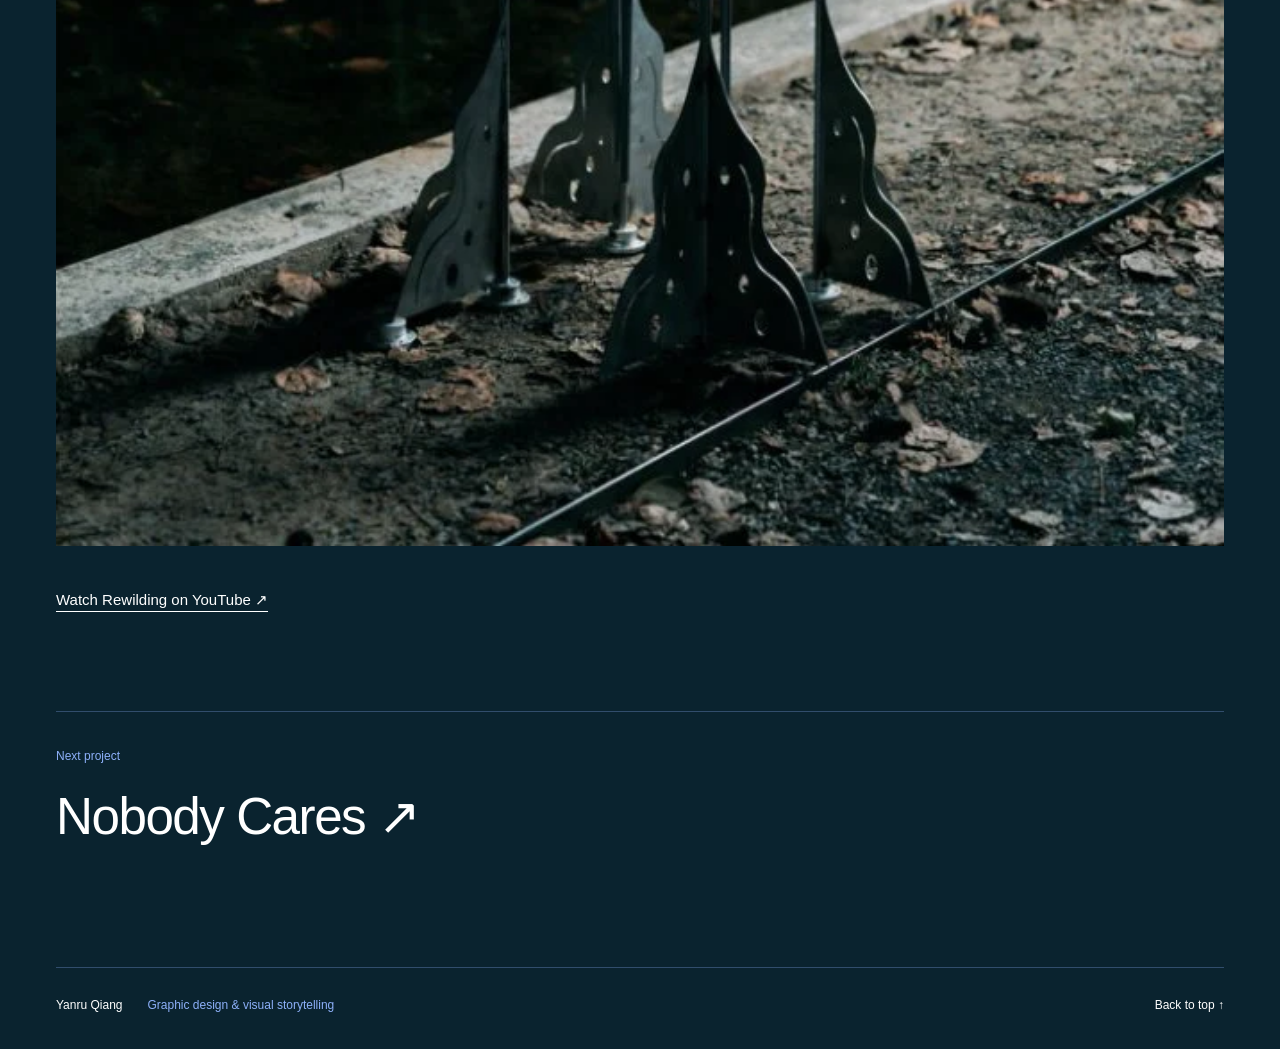
<file: rewilding.html>
<!doctype html><html lang="en"><head><meta charset="utf-8"><meta name="viewport" content="width=device-width,initial-scale=1"><title>Rewilding — Yanru Qiang</title><meta name="description" content="Yanru Qiang — a selection of graphic design, artist’s books, moving image and brand identity."><link rel="icon" type="image/png" sizes="256x256" href="favicon.png?v=20261019"><link rel="icon" href="favicon.ico?v=20261019" sizes="any"><link rel="apple-touch-icon" href="favicon.png?v=20261019"><link rel="stylesheet" href="style.css?v=20261020-banana-hd"><script src="site.js?v=20261020-cursor-hd" defer></script></head><body><a class="skip" href="#main">Skip to content</a><header><a class="wordmark" href="index.html" aria-label="Yanru Qiang home">Yanru Qiang</a><nav aria-label="Main navigation"><a href="about.html">About</a><a href="personal.html" aria-current="page">Personal projects</a><a href="commercial.html">Commercial work</a><a href="play.html">Play</a></nav><div class="contact-icons" aria-label="Contact"><a href="https://www.instagram.com/tangohasnochoice/" target="_blank" rel="noopener noreferrer" aria-label="Instagram — tangohasnochoice" title="Instagram"><svg viewBox="0 0 24 24" fill="none" stroke="currentColor" stroke-width="1.6" aria-hidden="true"><rect x="3" y="3" width="18" height="18" rx="5"/><circle cx="12" cy="12" r="4"/><circle cx="17.5" cy="6.5" r="1" fill="currentColor" stroke="none"/></svg></a><a href="https://www.xiaohongshu.com/user/profile/5fb5058a0000000001002a26" target="_blank" rel="noopener noreferrer" aria-label="小红书 — Yanru Qiang" title="小红书"><svg viewBox="0 0 36 24" style="width:30px" aria-hidden="true"><text x="18" y="17" text-anchor="middle" fill="currentColor" font-family="PingFang SC,Microsoft YaHei,sans-serif" font-size="11.5" font-weight="800">小红书</text></svg></a><a href="mailto:10075549@rca.ac.uk" aria-label="Email — 10075549@rca.ac.uk" title="Email"><svg viewBox="0 0 24 24" fill="none" stroke="currentColor" stroke-width="1.6" aria-hidden="true"><rect x="2.5" y="4.5" width="19" height="15" rx="2"/><path d="m3 6 9 7 9-7"/></svg></a></div></header><main id="main"><a class="back" href="personal.html">← Personal projects</a><section class="project-heading"><p class="eyebrow">Speculative design · Installation · Book design</p><h1>Rewilding</h1><div class="project-intro"><h2>How might we encounter the people we have lost?</h2><p>Set in an imagined 2070, Rewilding proposes an urban mourning system connecting funeral rituals, water networks and ecological habitats. It asks how remembrance could restore a sense of reverence for nature — and how technology might shape that belief.</p></div></section><figure><button class="image-button" data-lightbox aria-label="Enlarge Rewilding — overview"><img src="rewilding-hero.webp" alt="Rewilding — overview" loading="lazy"></button></figure><section class="story"><div class="story-copy"><h2>Last Words</h2><p>A book records the natural form a person wishes to return to. Within this speculative system, it becomes a statement of intention and a tangible gift for those left behind.</p></div><div class="gallery pair"><figure><button class="image-button" data-lightbox aria-label="Enlarge Last Words — reading"><img src="rewilding-reading.webp" alt="Last Words — reading" loading="lazy"></button></figure><figure><button class="image-button" data-lightbox aria-label="Enlarge Last Words — book"><img src="rewilding-book.webp" alt="Last Words — book" loading="lazy"></button></figure></div></section><section class="story"><div class="story-copy"><h2>An object for remembrance</h2><p>A sculptural personal terminal connects the imagined habitat to a mourning ritual. Natural signs, from fireflies to birds, become ways of sensing a continued presence.</p></div><div class="gallery pair"><figure><button class="image-button" data-lightbox aria-label="Enlarge An object for remembrance — object"><img src="rewilding-object.webp" alt="An object for remembrance — object" loading="lazy"></button></figure><figure><button class="image-button" data-lightbox aria-label="Enlarge An object for remembrance — ritual"><img src="rewilding-ritual.webp" alt="An object for remembrance — ritual" loading="lazy"></button></figure></div></section><section class="story"><div class="story-copy"><h2>A space between presence and absence</h2><p>The installation combines sculptural objects with a TouchDesigner environment. Light and interaction bring personal remembrance into a shared ecological landscape.</p></div><div class="gallery "><figure><button class="image-button" data-lightbox aria-label="Enlarge A space between presence and absence — installation"><img src="rewilding-installation.webp" alt="A space between presence and absence — installation" loading="lazy"></button></figure></div></section><div class="film-link"><a href="https://www.youtube.com/watch?v=sSsSHcM-jjE" target="_blank" rel="noopener noreferrer">Watch Rewilding on YouTube ↗</a></div><a class="next-project" href="nobody-cares.html"><span>Next project</span><strong>Nobody Cares ↗</strong></a></main><footer><a href="index.html">Yanru Qiang</a><span>Graphic design & visual storytelling</span><a href="#top" data-top>Back to top ↑</a></footer><dialog aria-label="Image viewer"><button class="close" aria-label="Close image">Close ×</button><img alt=""><p></p></dialog></body></html>
</file>
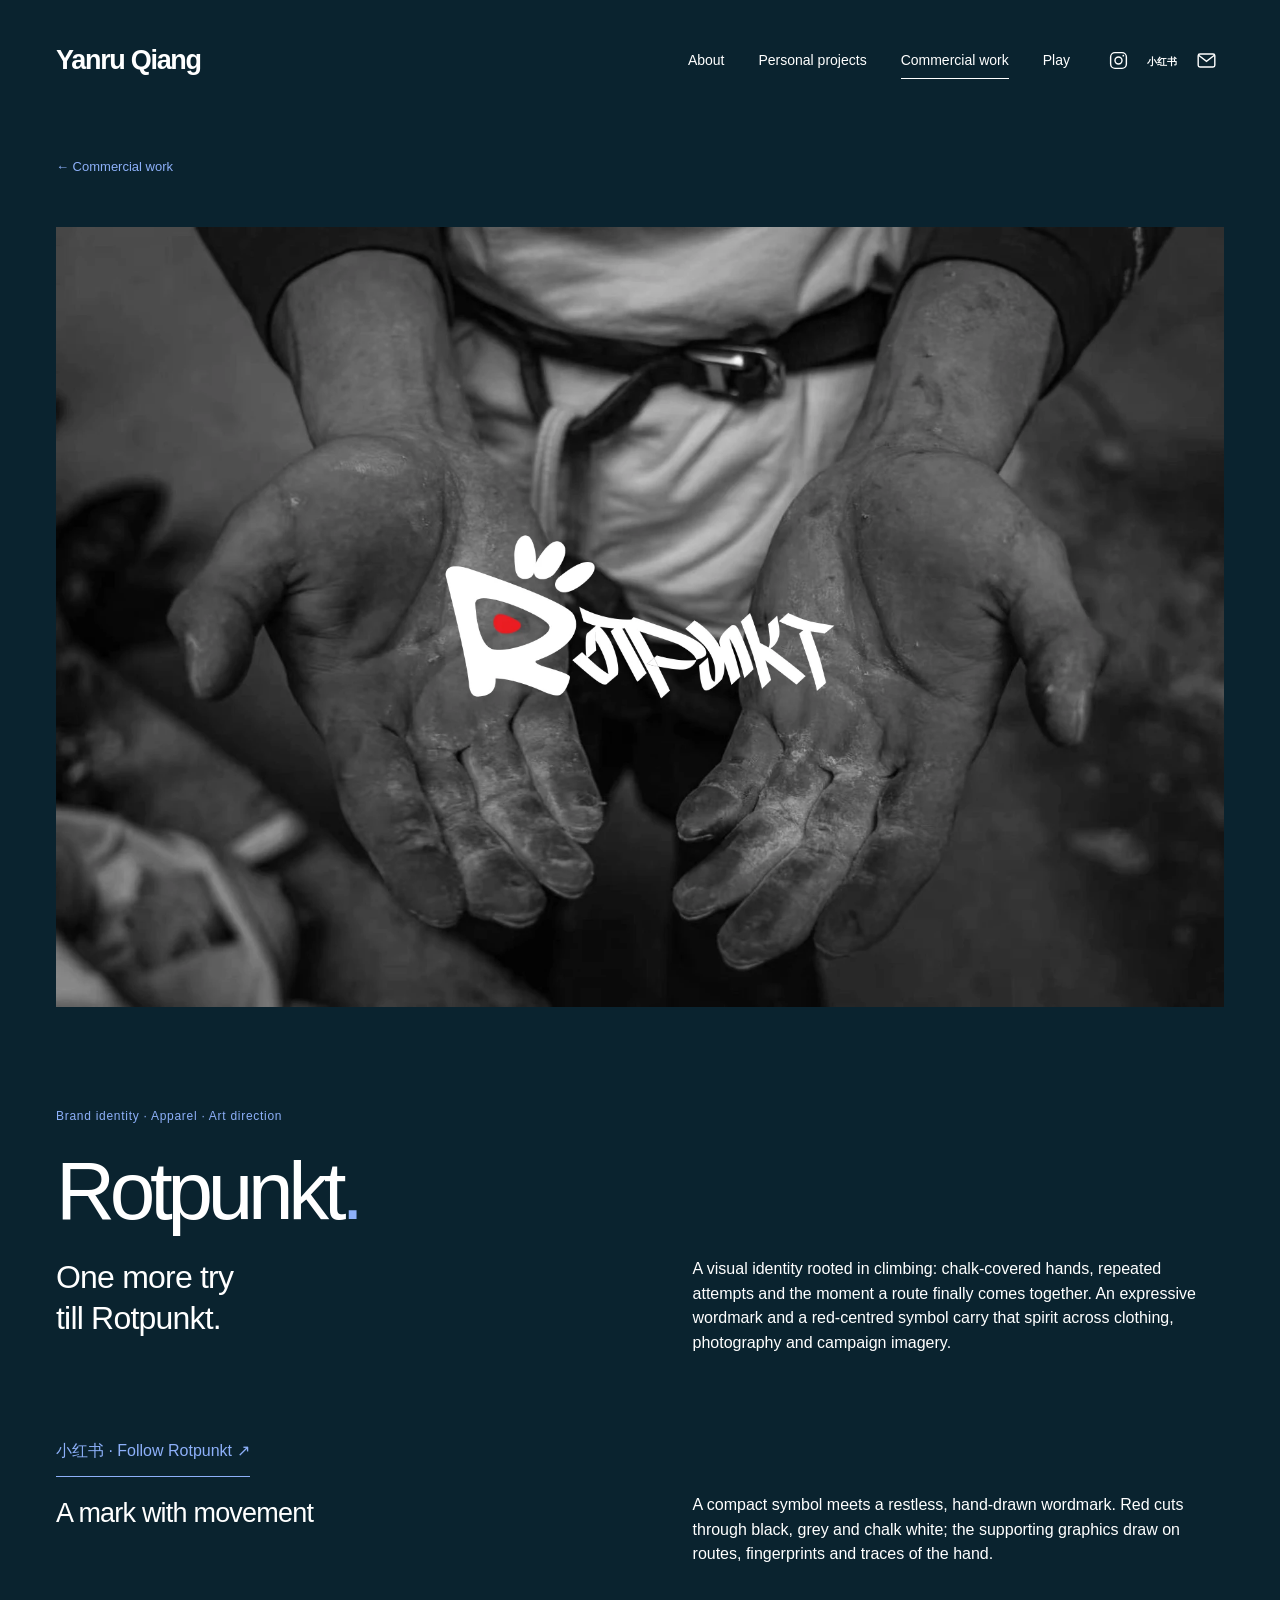
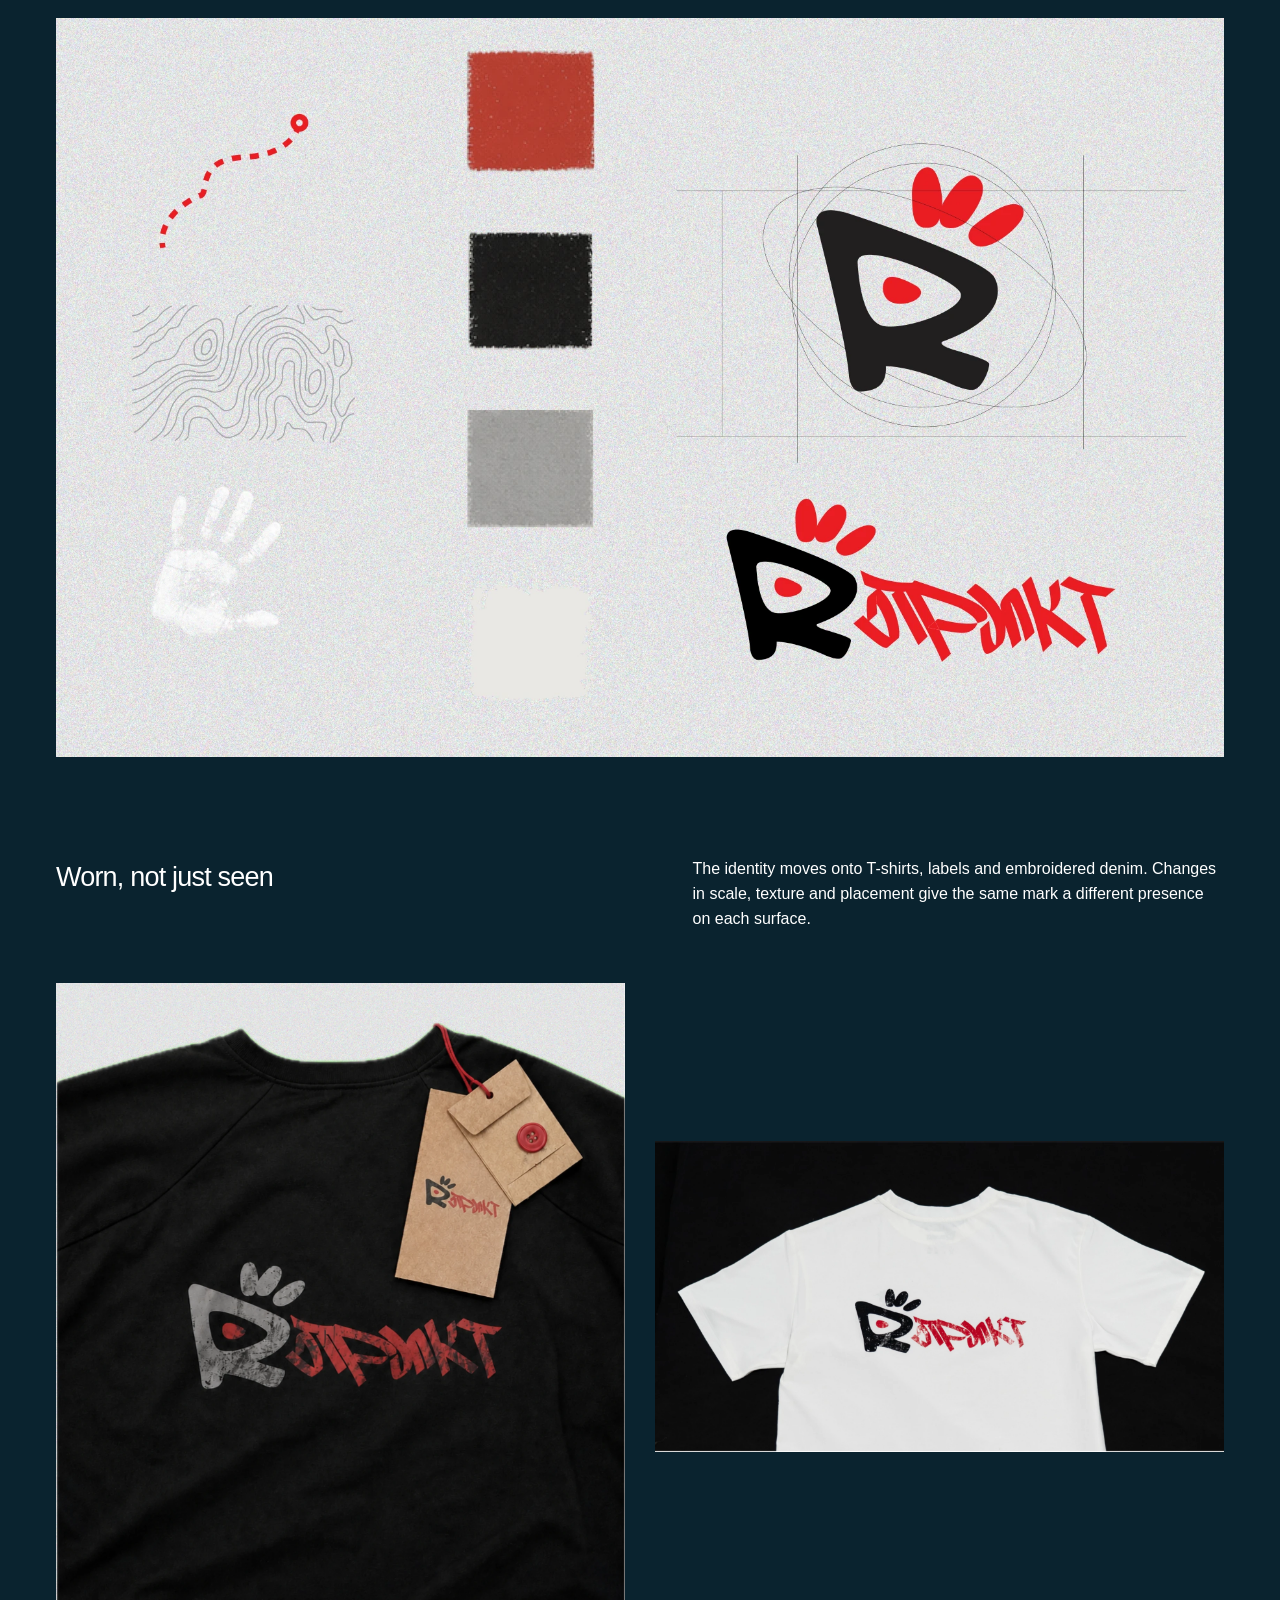
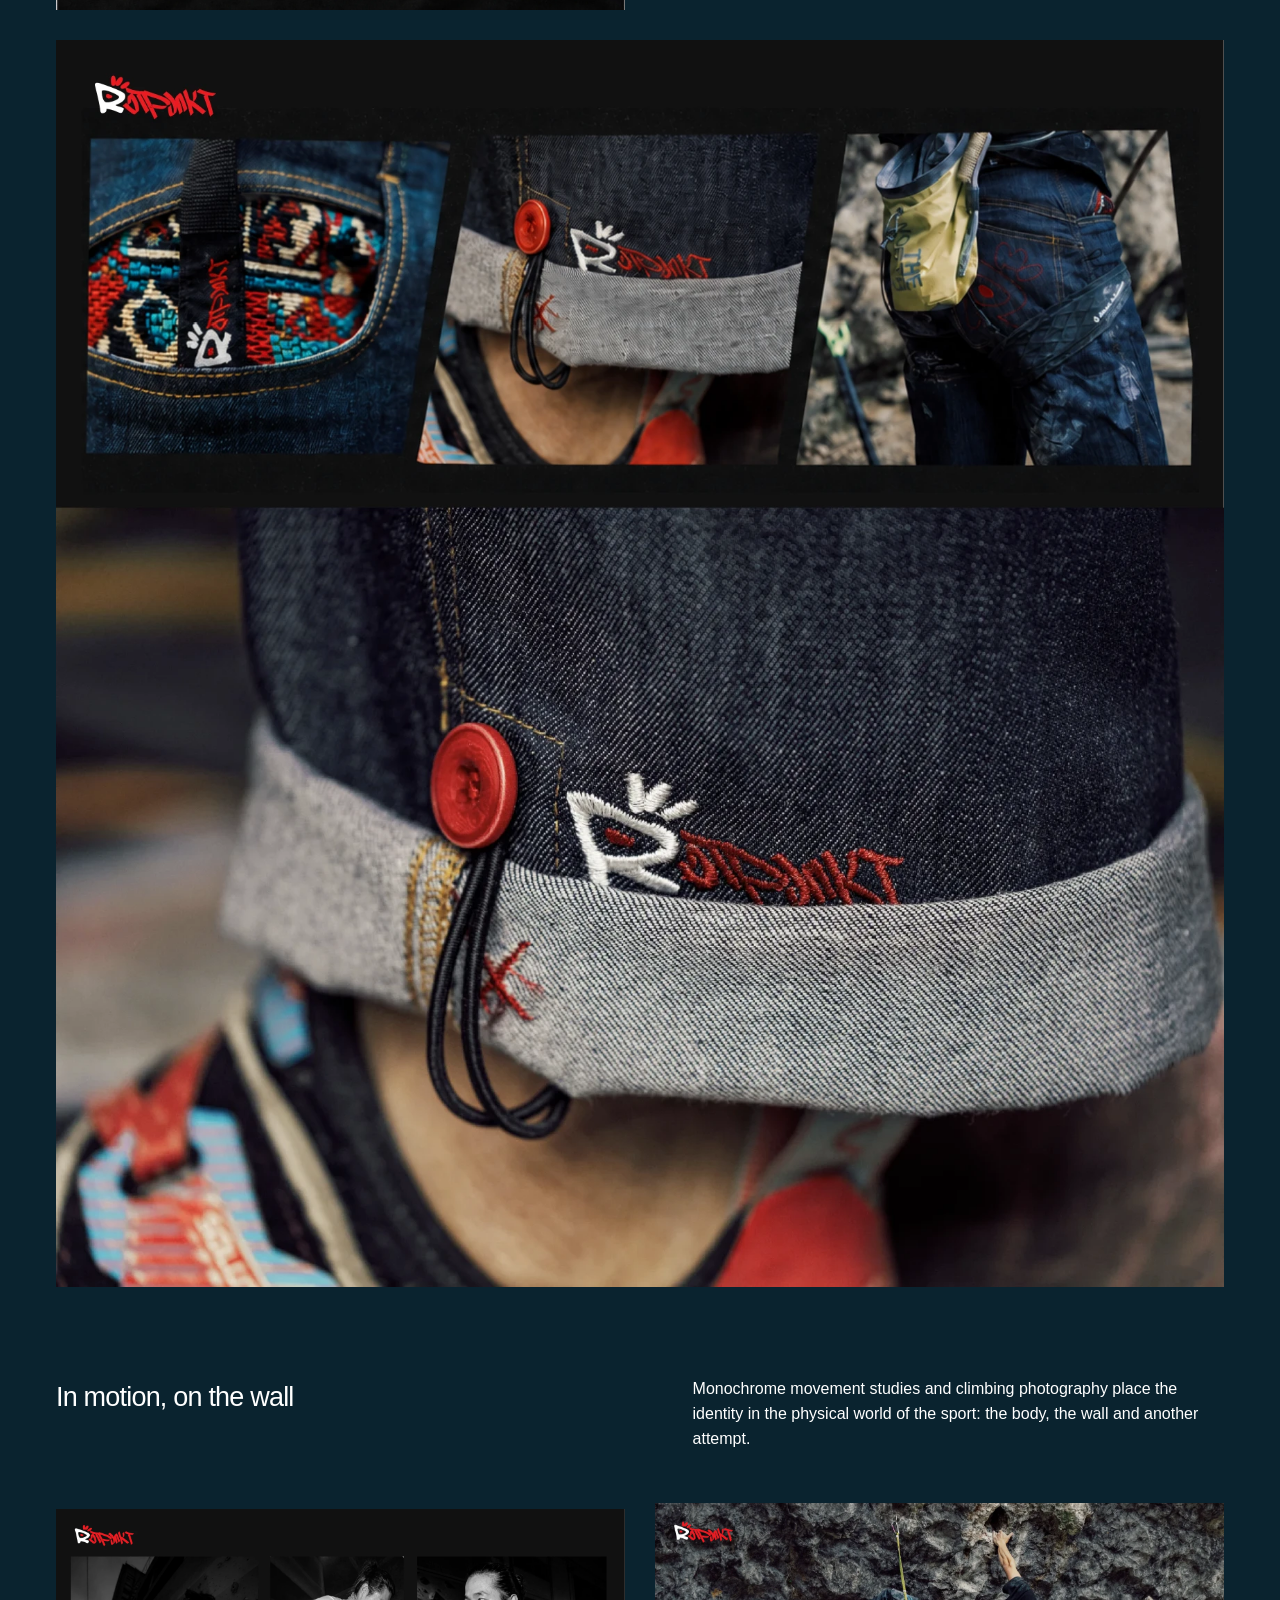
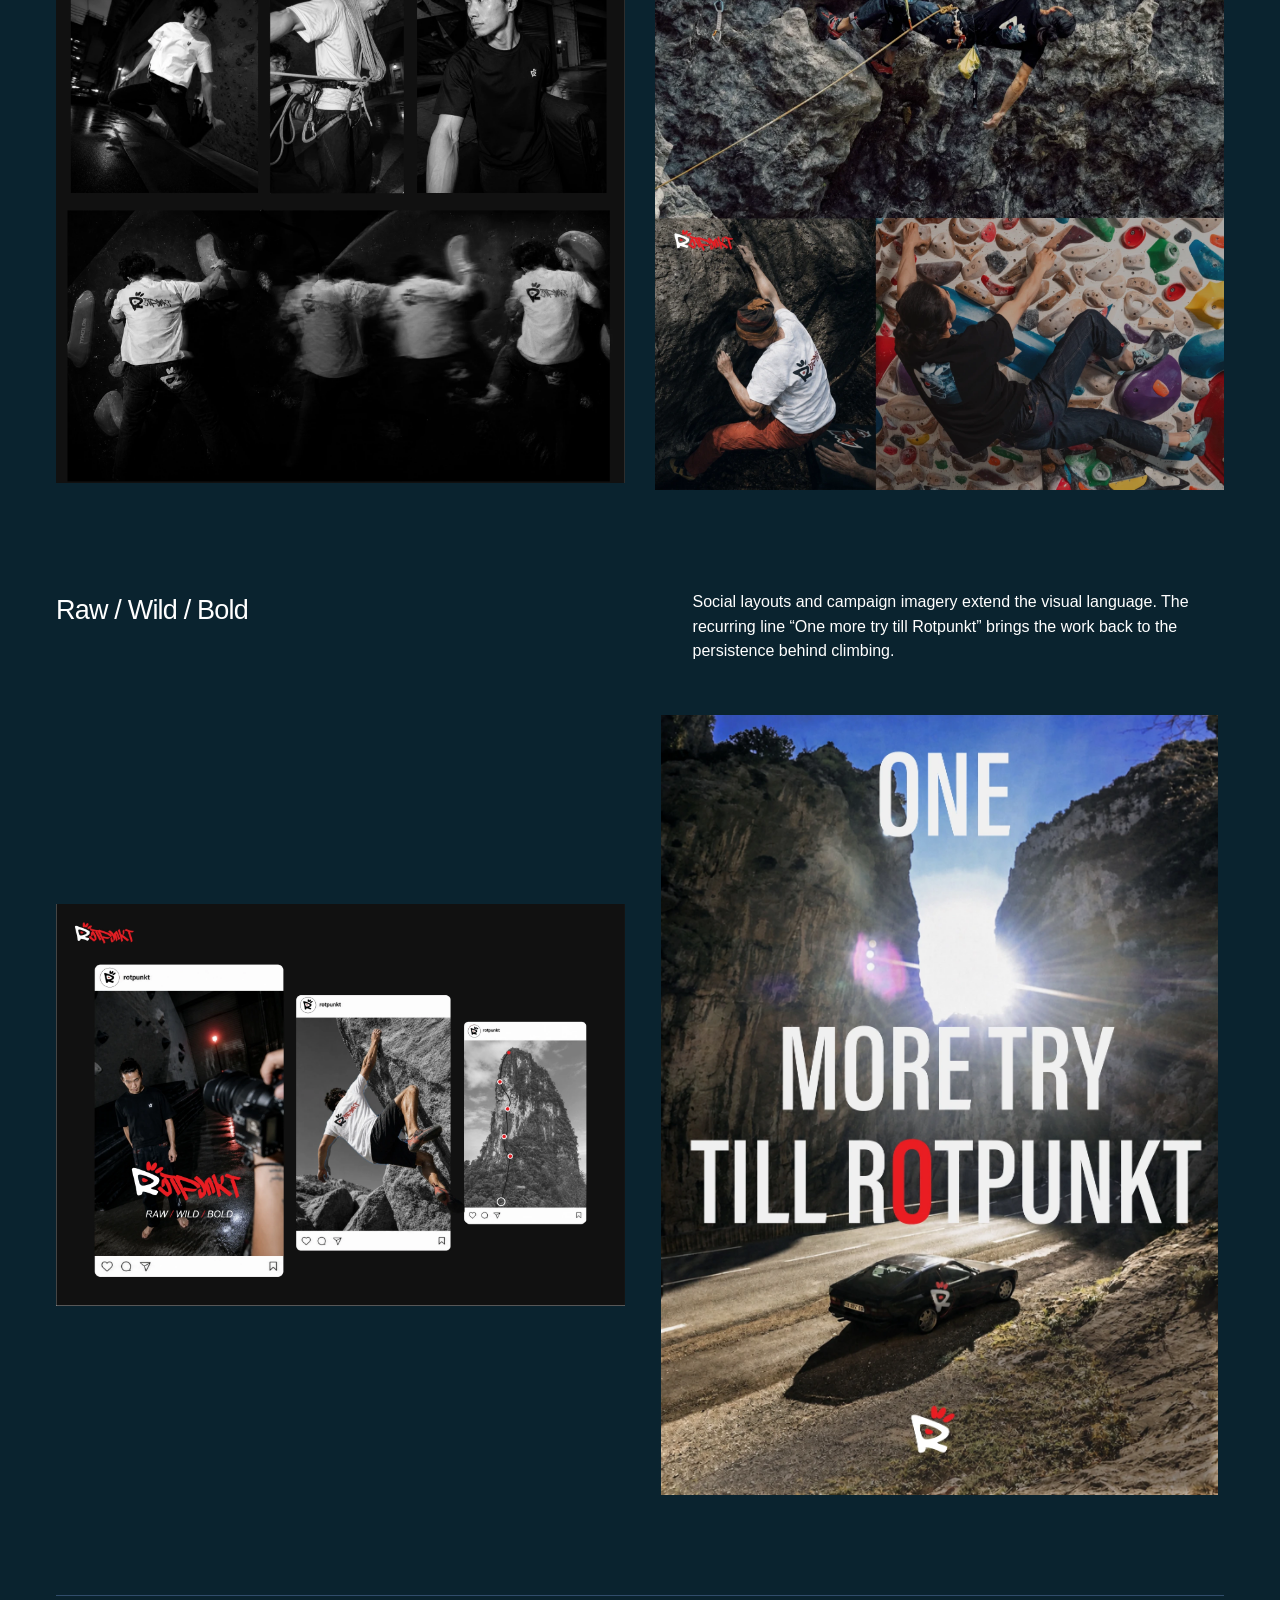
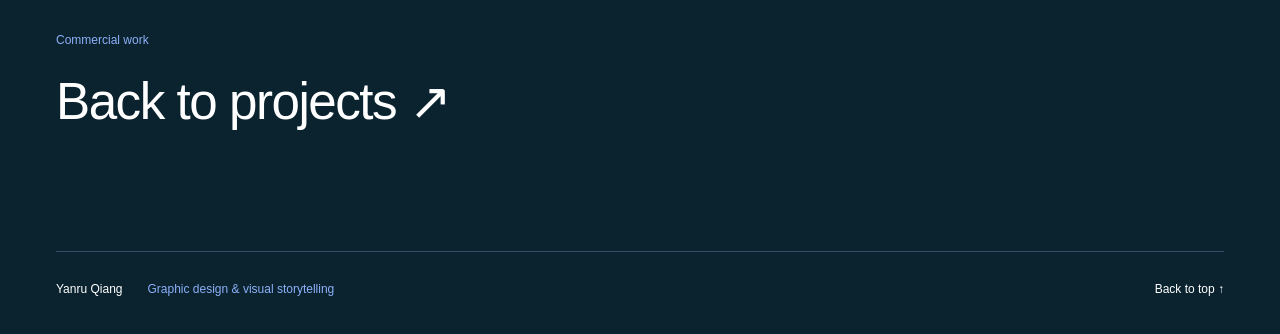
<file: rotpunkt.html>
<!doctype html><html lang="en"><head><meta charset="utf-8"><meta name="viewport" content="width=device-width,initial-scale=1"><title>Rotpunkt — Yanru Qiang</title><meta name="description" content="Yanru Qiang — a selection of graphic design, artist’s books, moving image and brand identity."><link rel="icon" type="image/png" sizes="256x256" href="favicon.png?v=20261019"><link rel="icon" href="favicon.ico?v=20261019" sizes="any"><link rel="apple-touch-icon" href="favicon.png?v=20261019"><link rel="stylesheet" href="style.css?v=20261020-banana-hd"><script src="site.js?v=20261020-cursor-hd" defer></script></head><body><a class="skip" href="#main">Skip to content</a><header><a class="wordmark" href="index.html" aria-label="Yanru Qiang home">Yanru Qiang</a><nav aria-label="Main navigation"><a href="about.html">About</a><a href="personal.html">Personal projects</a><a href="commercial.html" aria-current="page">Commercial work</a><a href="play.html">Play</a></nav><div class="contact-icons" aria-label="Contact"><a href="https://www.instagram.com/tangohasnochoice/" target="_blank" rel="noopener noreferrer" aria-label="Instagram — tangohasnochoice" title="Instagram"><svg viewBox="0 0 24 24" fill="none" stroke="currentColor" stroke-width="1.6" aria-hidden="true"><rect x="3" y="3" width="18" height="18" rx="5"/><circle cx="12" cy="12" r="4"/><circle cx="17.5" cy="6.5" r="1" fill="currentColor" stroke="none"/></svg></a><a href="https://www.xiaohongshu.com/user/profile/5fb5058a0000000001002a26" target="_blank" rel="noopener noreferrer" aria-label="小红书 — Yanru Qiang" title="小红书"><svg viewBox="0 0 36 24" style="width:30px" aria-hidden="true"><text x="18" y="17" text-anchor="middle" fill="currentColor" font-family="PingFang SC,Microsoft YaHei,sans-serif" font-size="11.5" font-weight="800">小红书</text></svg></a><a href="mailto:10075549@rca.ac.uk" aria-label="Email — 10075549@rca.ac.uk" title="Email"><svg viewBox="0 0 24 24" fill="none" stroke="currentColor" stroke-width="1.6" aria-hidden="true"><rect x="2.5" y="4.5" width="19" height="15" rx="2"/><path d="m3 6 9 7 9-7"/></svg></a></div></header><main id="main"><a class="back" href="commercial.html">← Commercial work</a><div class="brand-outcome"><figure><button class="image-button" data-lightbox aria-label="Enlarge Rotpunkt — identity on chalk-covered hands"><img src="rp-hands.webp" alt="Rotpunkt — identity on chalk-covered hands" loading="eager" fetchpriority="high"></button></figure></div><section class="story"><p class="eyebrow">Brand identity · Apparel · Art direction</p><h1>Rotpunkt<span class="blue">.</span></h1><div class="project-intro"><h2>One more try<br>till Rotpunkt.</h2><p>A visual identity rooted in climbing: chalk-covered hands, repeated attempts and the moment a route finally comes together. An expressive wordmark and a red-centred symbol carry that spirit across clothing, photography and campaign imagery.</p></div></section><p class="brand-social"><a href="https://www.xiaohongshu.com/user/profile/66307c2c000000000700552a" target="_blank" rel="noopener noreferrer">小红书 · Follow Rotpunkt ↗</a></p><section class="brand-section"><div class="story-copy"><h2>A mark with movement</h2><p>A compact symbol meets a restless, hand-drawn wordmark. Red cuts through black, grey and chalk white; the supporting graphics draw on routes, fingerprints and traces of the hand.</p></div><figure><button class="image-button" data-lightbox aria-label="Enlarge Rotpunkt — logo construction, colour palette and graphic language"><img src="rp-system.webp" alt="Rotpunkt — logo construction, colour palette and graphic language" loading="lazy"></button></figure></section><section class="story"><div class="story-copy"><h2>Worn, not just seen</h2><p>The identity moves onto T-shirts, labels and embroidered denim. Changes in scale, texture and placement give the same mark a different presence on each surface.</p></div><div class="gallery pair"><figure><button class="image-button" data-lightbox aria-label="Enlarge Rotpunkt — black T-shirt and hangtags"><img src="rp-apparel.webp" alt="Rotpunkt — black T-shirt and hangtags" loading="lazy"></button></figure><figure><button class="image-button" data-lightbox aria-label="Enlarge Rotpunkt — white logo T-shirt"><img src="rp-shirt.webp" alt="Rotpunkt — white logo T-shirt" loading="lazy"></button></figure></div><div class="gallery cuisine-applications"><figure><button class="image-button" data-lightbox aria-label="Enlarge Rotpunkt — embroidered denim and red fastening details"><img src="rp-denim.webp" alt="Rotpunkt — embroidered denim and red fastening details" loading="lazy"></button></figure></div></section><section class="brand-section"><div class="story-copy"><h2>In motion, on the wall</h2><p>Monochrome movement studies and climbing photography place the identity in the physical world of the sport: the body, the wall and another attempt.</p></div><div class="gallery pair"><figure><button class="image-button" data-lightbox aria-label="Enlarge Rotpunkt — monochrome apparel and movement photography"><img src="rp-motion.webp" alt="Rotpunkt — monochrome apparel and movement photography" loading="lazy"></button></figure><figure><button class="image-button" data-lightbox aria-label="Enlarge Rotpunkt — outdoor and indoor climbing photography"><img src="rp-climbing.webp" alt="Rotpunkt — outdoor and indoor climbing photography" loading="lazy"></button></figure></div></section><section class="story"><div class="story-copy"><h2>Raw / Wild / Bold</h2><p>Social layouts and campaign imagery extend the visual language. The recurring line “One more try till Rotpunkt” brings the work back to the persistence behind climbing.</p></div><div class="gallery pair"><figure><button class="image-button" data-lightbox aria-label="Enlarge Rotpunkt — social media application concepts"><img src="rp-social.webp" alt="Rotpunkt — social media application concepts" loading="lazy"></button></figure><figure><button class="image-button" data-lightbox aria-label="Enlarge Rotpunkt — One more try till Rotpunkt campaign artwork"><img src="rp-campaign.webp" alt="Rotpunkt — One more try till Rotpunkt campaign artwork" loading="lazy"></button></figure></div></section><a class="next-project" href="commercial.html"><span>Commercial work</span><strong>Back to projects ↗</strong></a></main><footer><a href="index.html">Yanru Qiang</a><span>Graphic design & visual storytelling</span><a href="#top" data-top>Back to top ↑</a></footer><dialog aria-label="Image viewer"><button class="close" aria-label="Close image">Close ×</button><img alt=""><p></p></dialog></body></html>
</file>
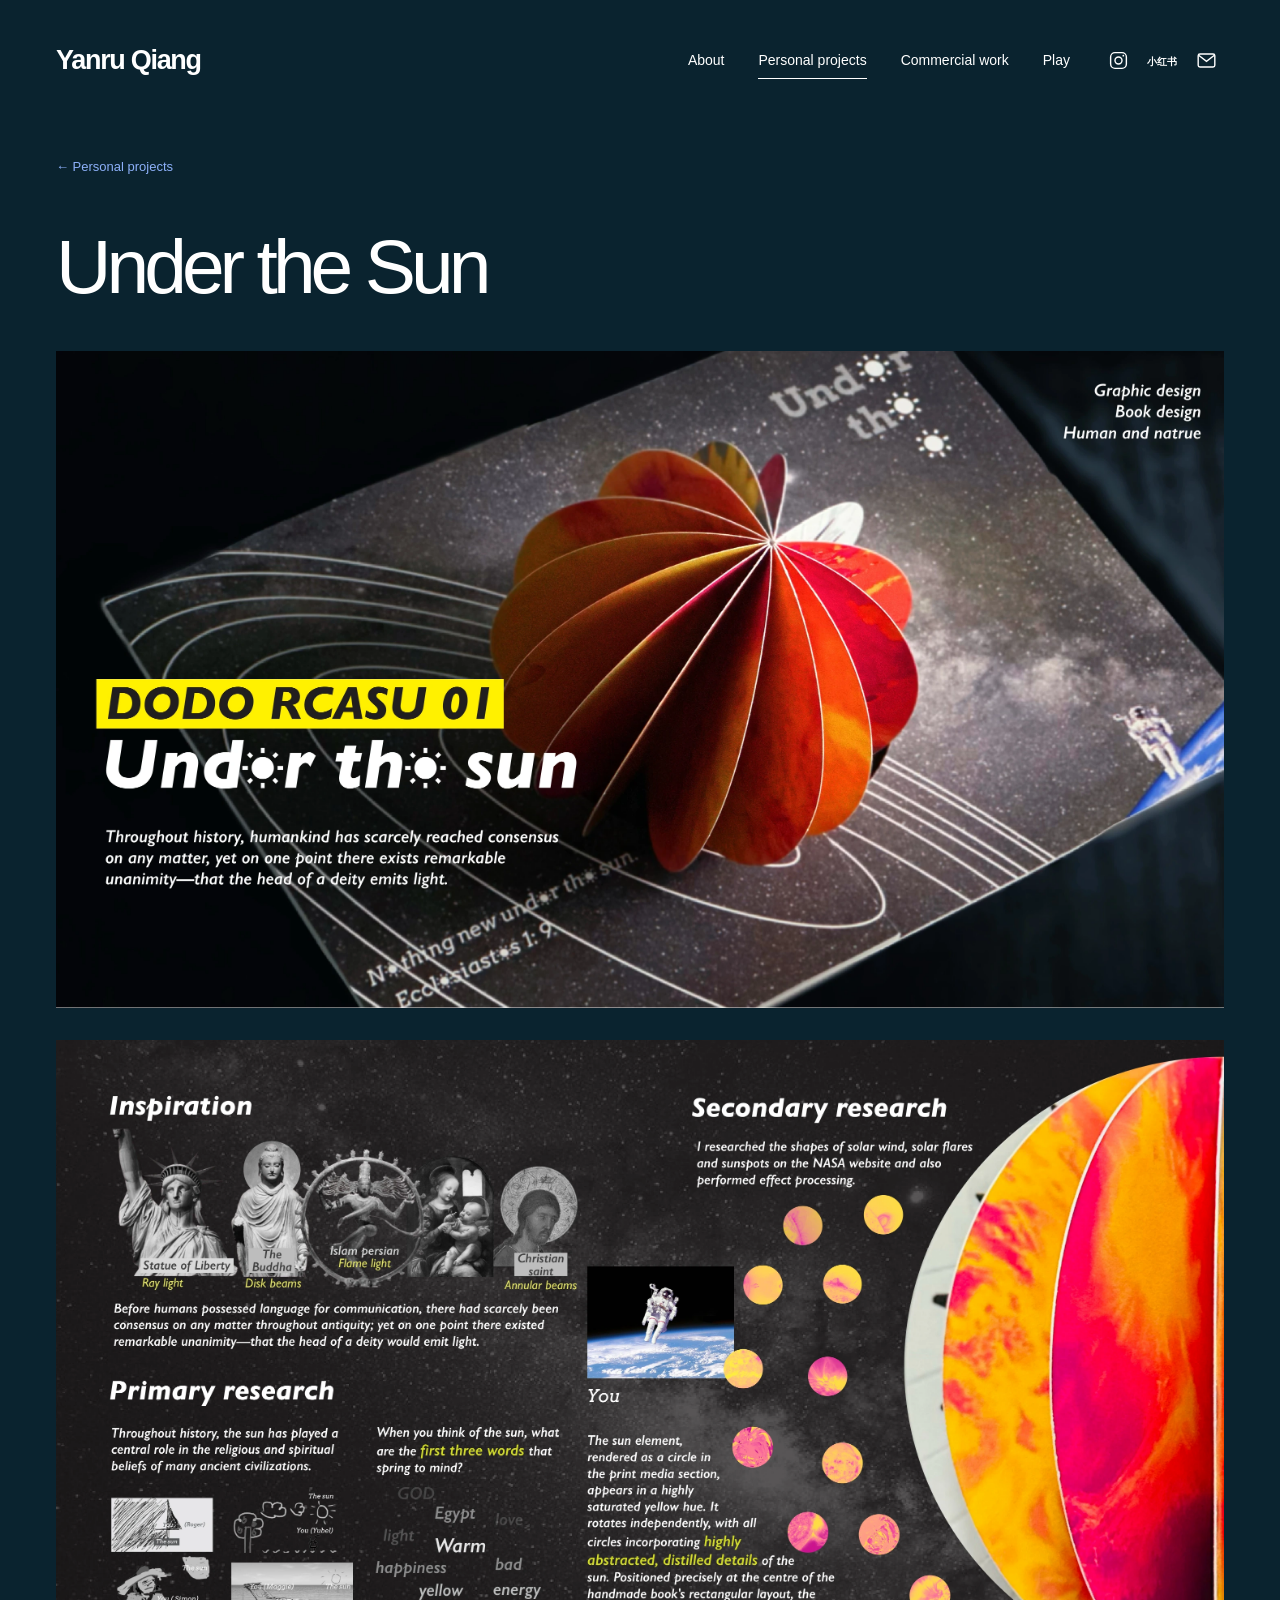
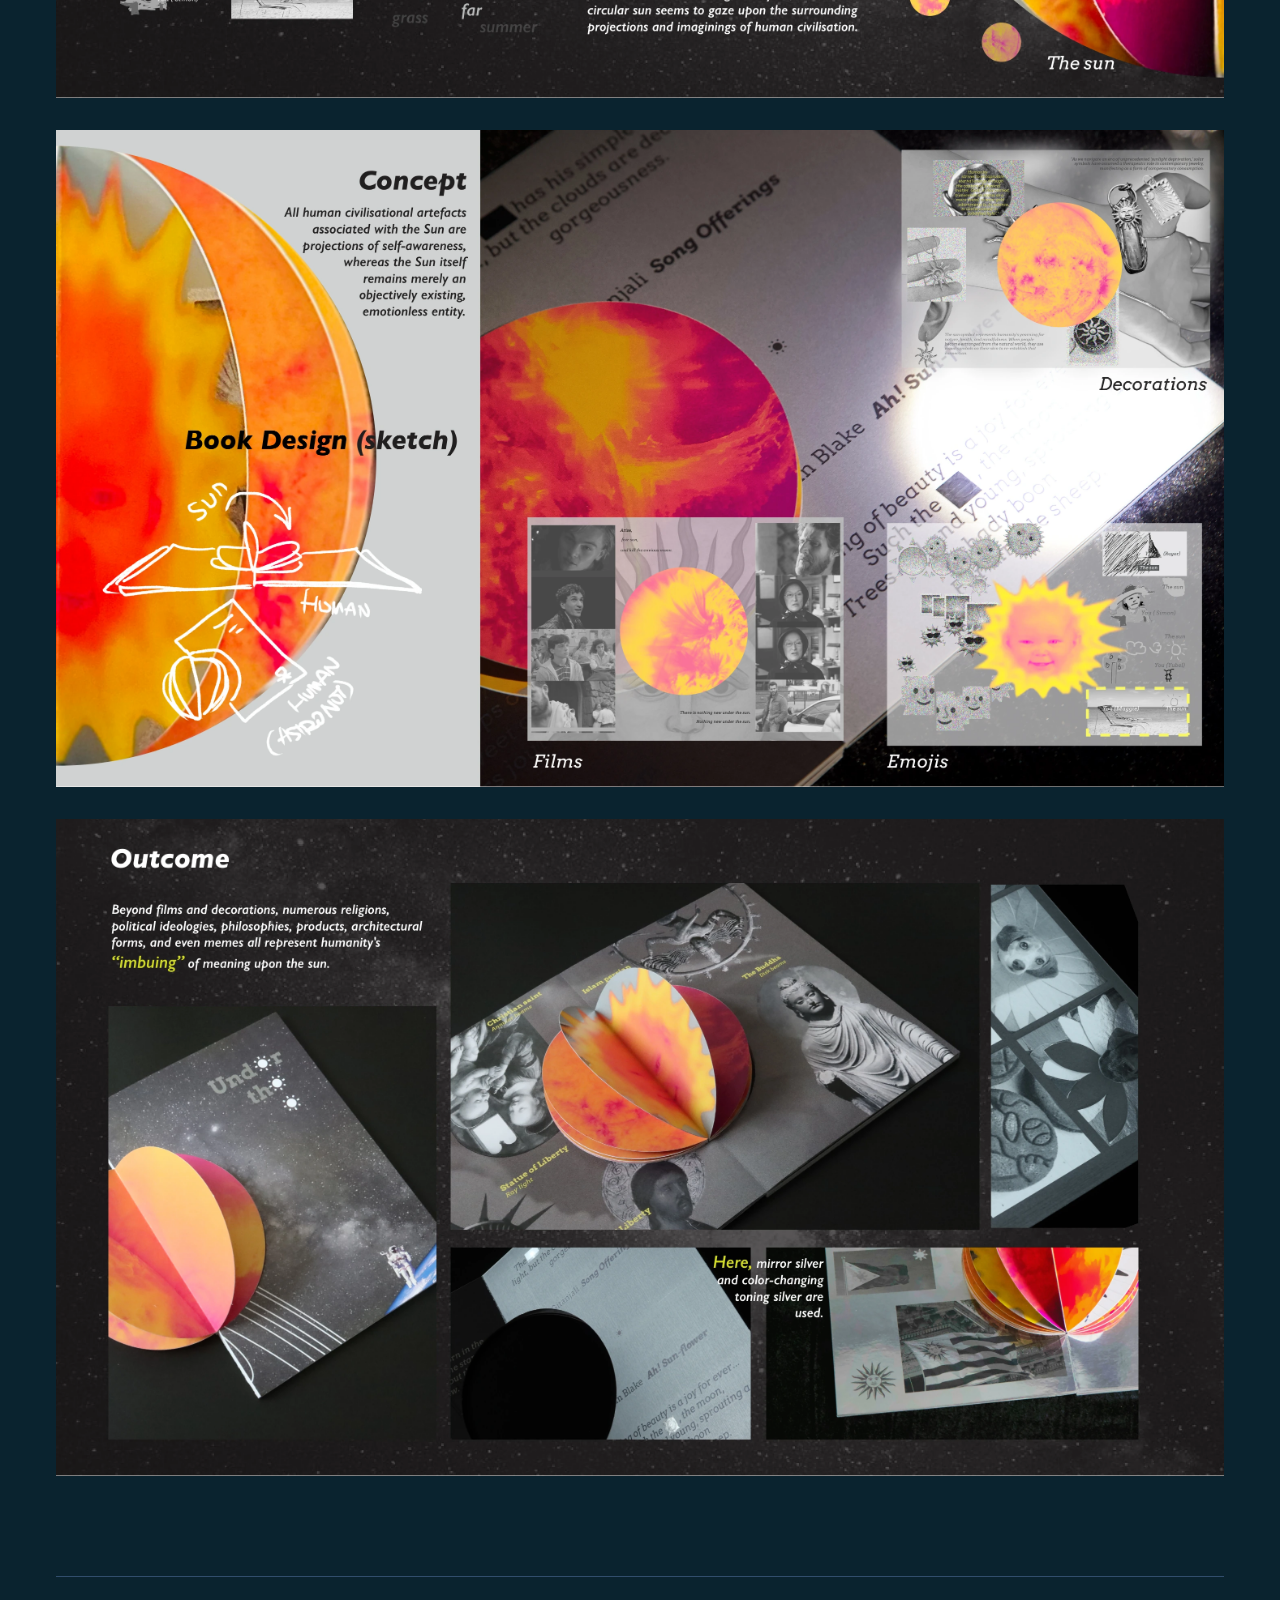
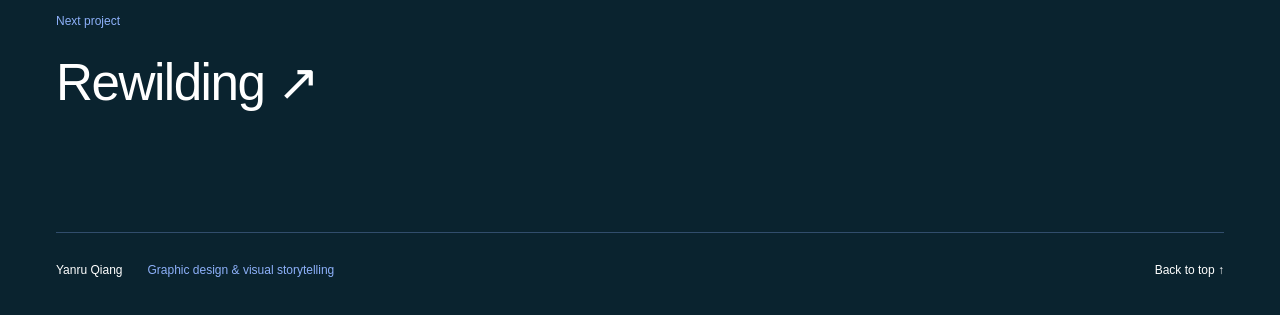
<file: under-the-sun.html>
<!doctype html><html lang="en"><head><meta charset="utf-8"><meta name="viewport" content="width=device-width,initial-scale=1"><title>Under the Sun — Yanru Qiang</title><meta name="description" content="Yanru Qiang — a selection of graphic design, artist’s books, moving image and brand identity."><link rel="icon" type="image/png" sizes="256x256" href="favicon.png?v=20261019"><link rel="icon" href="favicon.ico?v=20261019" sizes="any"><link rel="apple-touch-icon" href="favicon.png?v=20261019"><link rel="stylesheet" href="style.css?v=20261020-banana-hd"><script src="site.js?v=20261020-cursor-hd" defer></script><style>
.portfolio-pages{display:grid;grid-template-columns:minmax(0,1fr);gap:32px}
.portfolio-pages .image-button{background:transparent}
.portfolio-pages img{display:block;width:100%;height:auto}
.portfolio-page-heading{margin:0 0 44px}
.portfolio-page-heading h1{margin:0;font-size:clamp(40px,6vw,80px)}
@media(max-width:760px){.portfolio-pages{gap:20px}.portfolio-page-heading{margin-bottom:28px}}
</style></head><body><a class="skip" href="#main">Skip to content</a><header><a class="wordmark" href="index.html" aria-label="Yanru Qiang home">Yanru Qiang</a><nav aria-label="Main navigation"><a href="about.html">About</a><a href="personal.html" aria-current="page">Personal projects</a><a href="commercial.html">Commercial work</a><a href="play.html">Play</a></nav><div class="contact-icons" aria-label="Contact"><a href="https://www.instagram.com/tangohasnochoice/" target="_blank" rel="noopener noreferrer" aria-label="Instagram — tangohasnochoice" title="Instagram"><svg viewBox="0 0 24 24" fill="none" stroke="currentColor" stroke-width="1.6" aria-hidden="true"><rect x="3" y="3" width="18" height="18" rx="5"/><circle cx="12" cy="12" r="4"/><circle cx="17.5" cy="6.5" r="1" fill="currentColor" stroke="none"/></svg></a><a href="https://www.xiaohongshu.com/user/profile/5fb5058a0000000001002a26" target="_blank" rel="noopener noreferrer" aria-label="小红书 — Yanru Qiang" title="小红书"><svg viewBox="0 0 36 24" style="width:30px" aria-hidden="true"><text x="18" y="17" text-anchor="middle" fill="currentColor" font-family="PingFang SC,Microsoft YaHei,sans-serif" font-size="11.5" font-weight="800">小红书</text></svg></a><a href="mailto:10075549@rca.ac.uk" aria-label="Email — 10075549@rca.ac.uk" title="Email"><svg viewBox="0 0 24 24" fill="none" stroke="currentColor" stroke-width="1.6" aria-hidden="true"><rect x="2.5" y="4.5" width="19" height="15" rx="2"/><path d="m3 6 9 7 9-7"/></svg></a></div></header><main id="main"><a class="back" href="personal.html">← Personal projects</a><section class="portfolio-page-heading"><h1>Under the Sun</h1></section><section class="portfolio-pages" aria-label="Under the Sun portfolio pages"><figure><button class="image-button" data-lightbox aria-label="Enlarge Under the Sun — portfolio page 1 of 4"><img src="under-the-sun-portfolio-01.webp" alt="Under the Sun — portfolio page 1 of 4" width="2880" height="1621" loading="eager" decoding="async" fetchpriority="high"></button></figure><figure><button class="image-button" data-lightbox aria-label="Enlarge Under the Sun — portfolio page 2 of 4"><img src="under-the-sun-portfolio-02.webp" alt="Under the Sun — portfolio page 2 of 4" width="2880" height="1621" loading="lazy" decoding="async"></button></figure><figure><button class="image-button" data-lightbox aria-label="Enlarge Under the Sun — portfolio page 3 of 4"><img src="under-the-sun-portfolio-03.webp" alt="Under the Sun — portfolio page 3 of 4" width="2880" height="1621" loading="lazy" decoding="async"></button></figure><figure><button class="image-button" data-lightbox aria-label="Enlarge Under the Sun — portfolio page 4 of 4"><img src="under-the-sun-portfolio-04.webp" alt="Under the Sun — portfolio page 4 of 4" width="2880" height="1621" loading="lazy" decoding="async"></button></figure></section><a class="next-project" href="rewilding.html"><span>Next project</span><strong>Rewilding ↗</strong></a></main><footer><a href="index.html">Yanru Qiang</a><span>Graphic design & visual storytelling</span><a href="#top" data-top>Back to top ↑</a></footer><dialog aria-label="Image viewer"><button class="close" aria-label="Close image">Close ×</button><img alt=""><p></p></dialog></body></html>
</file>
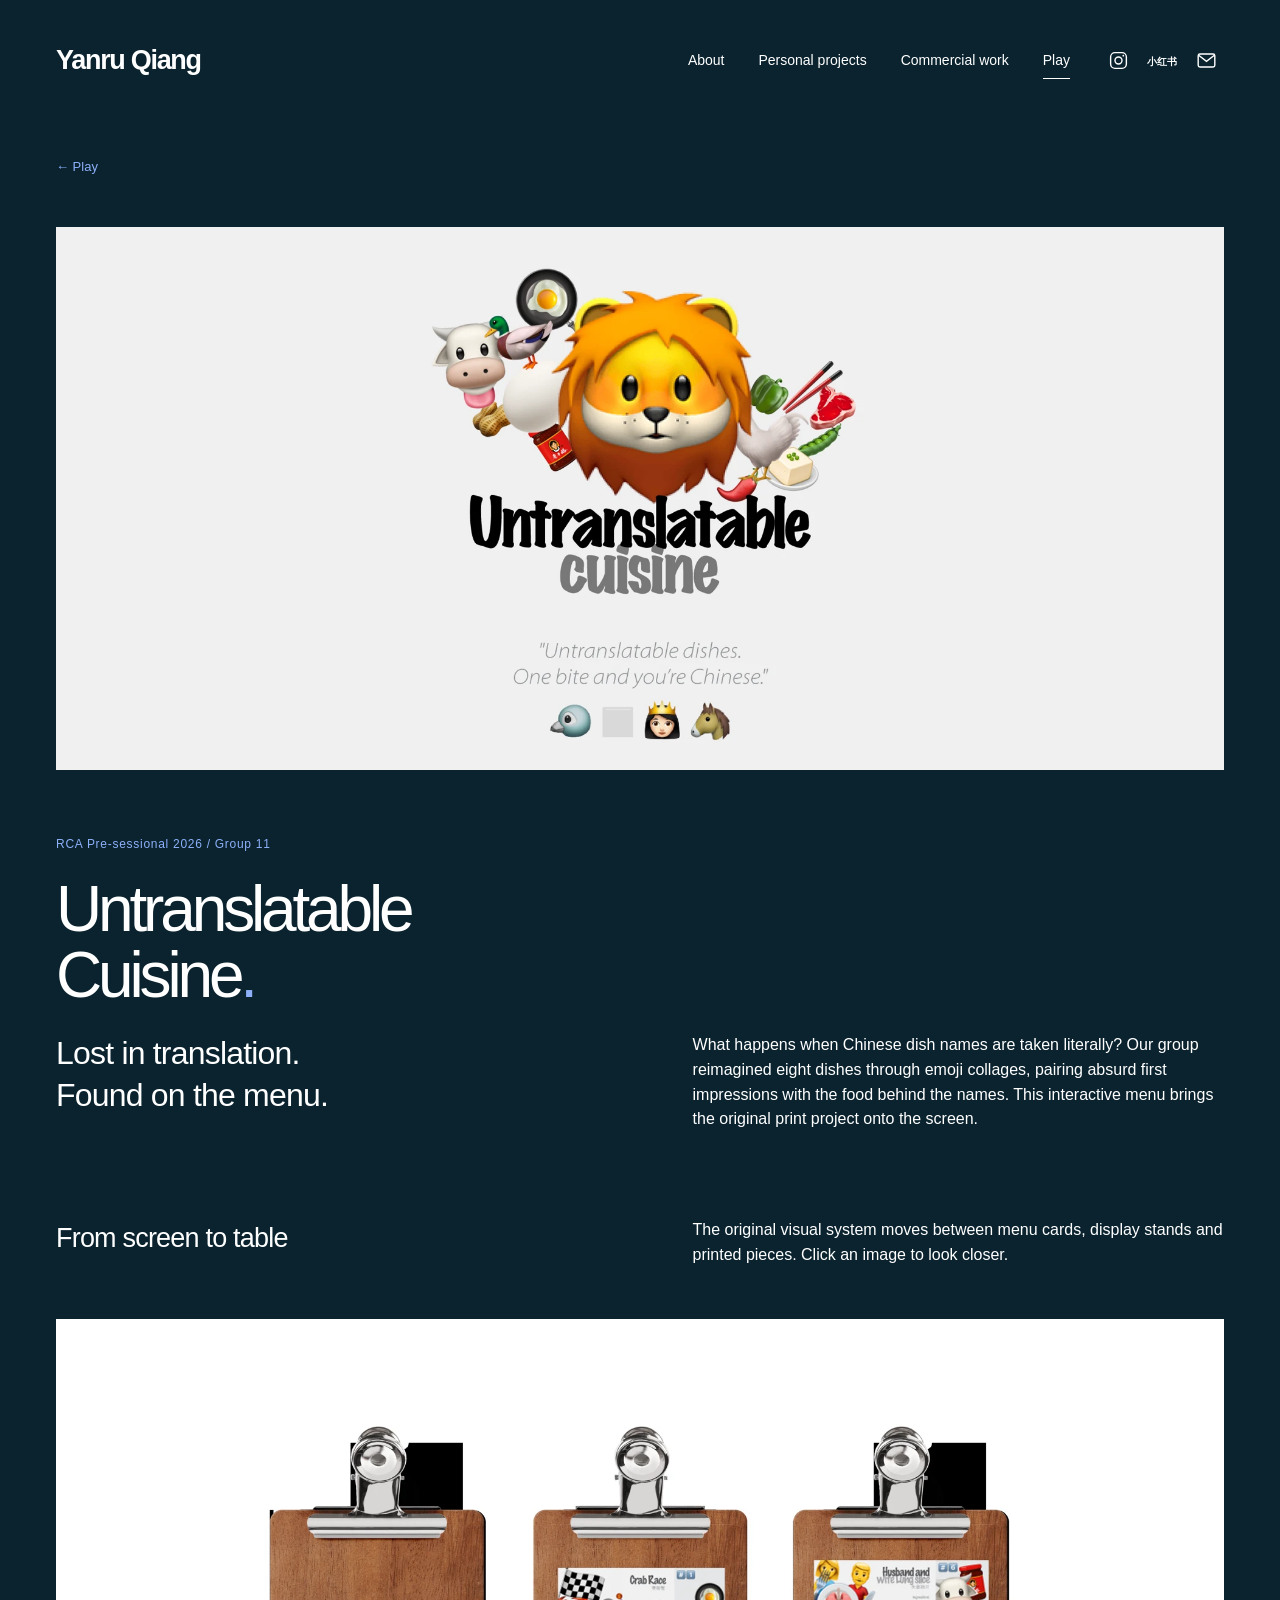
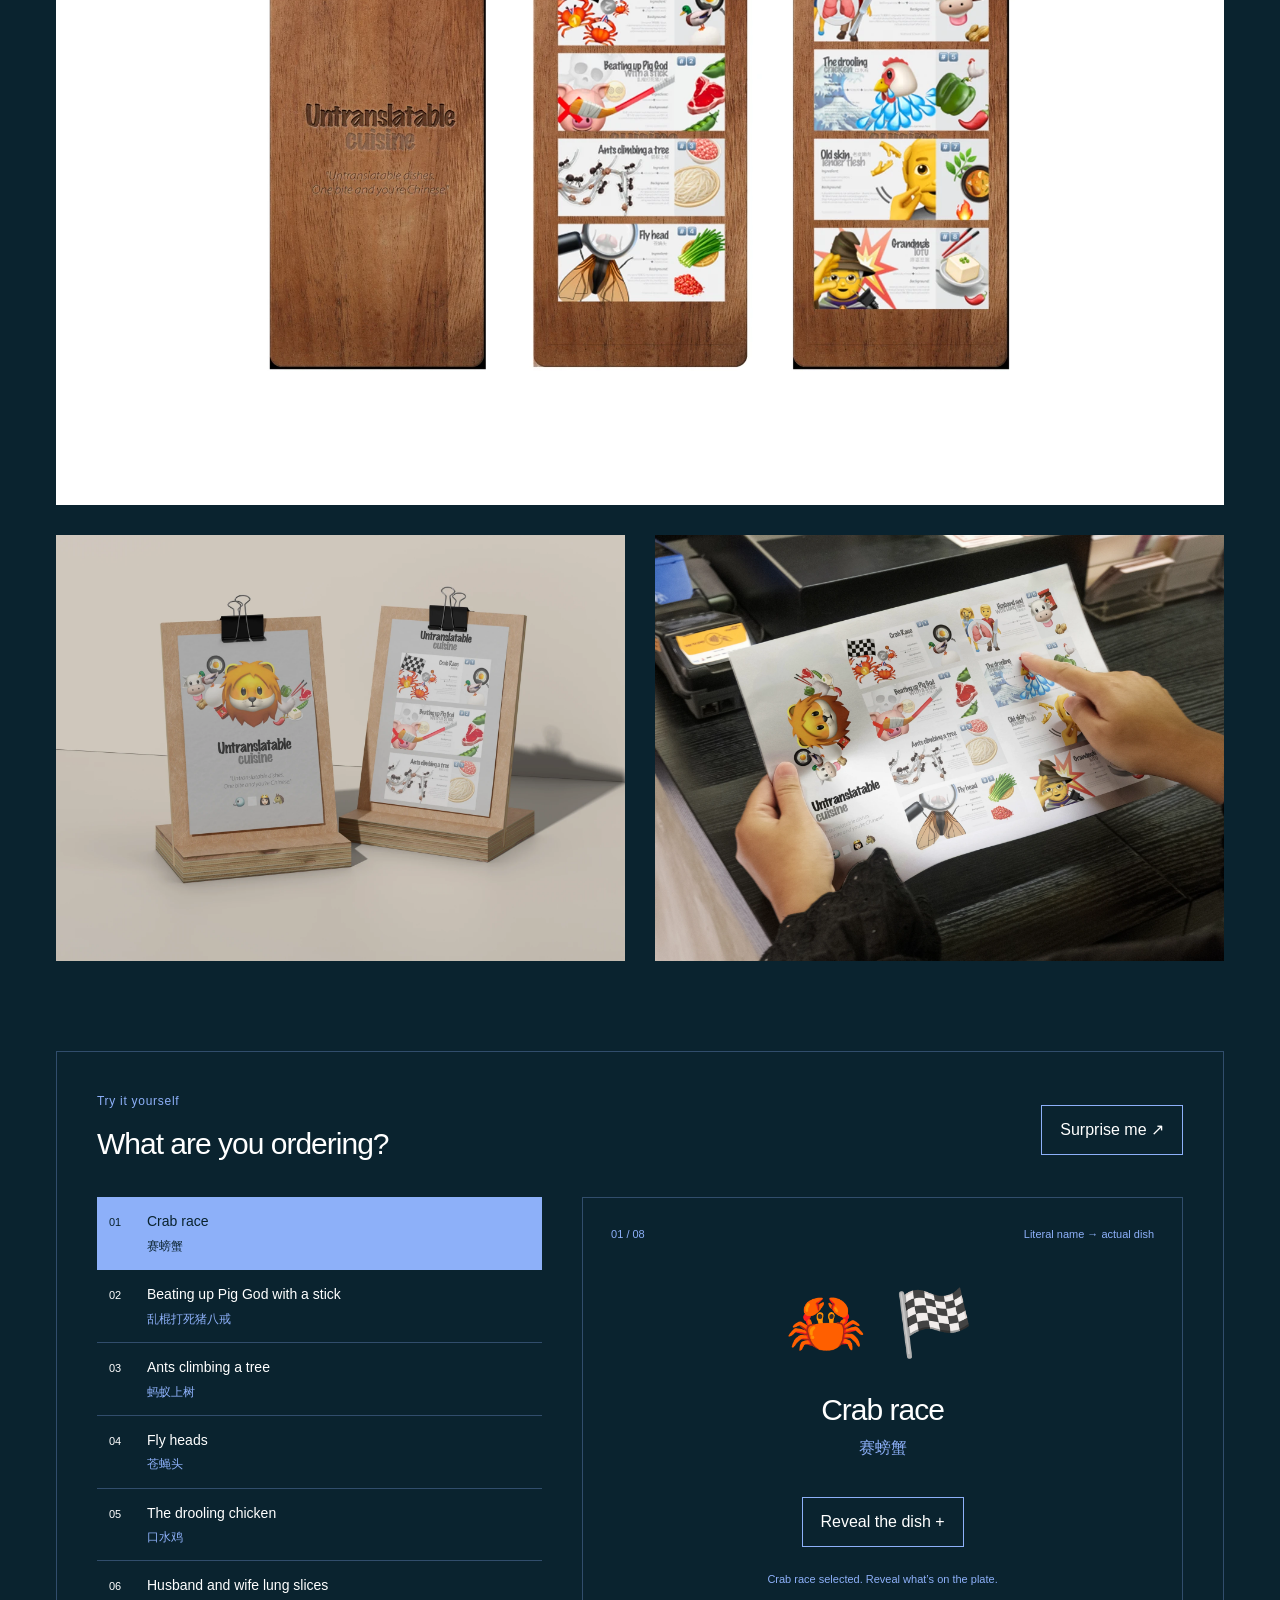
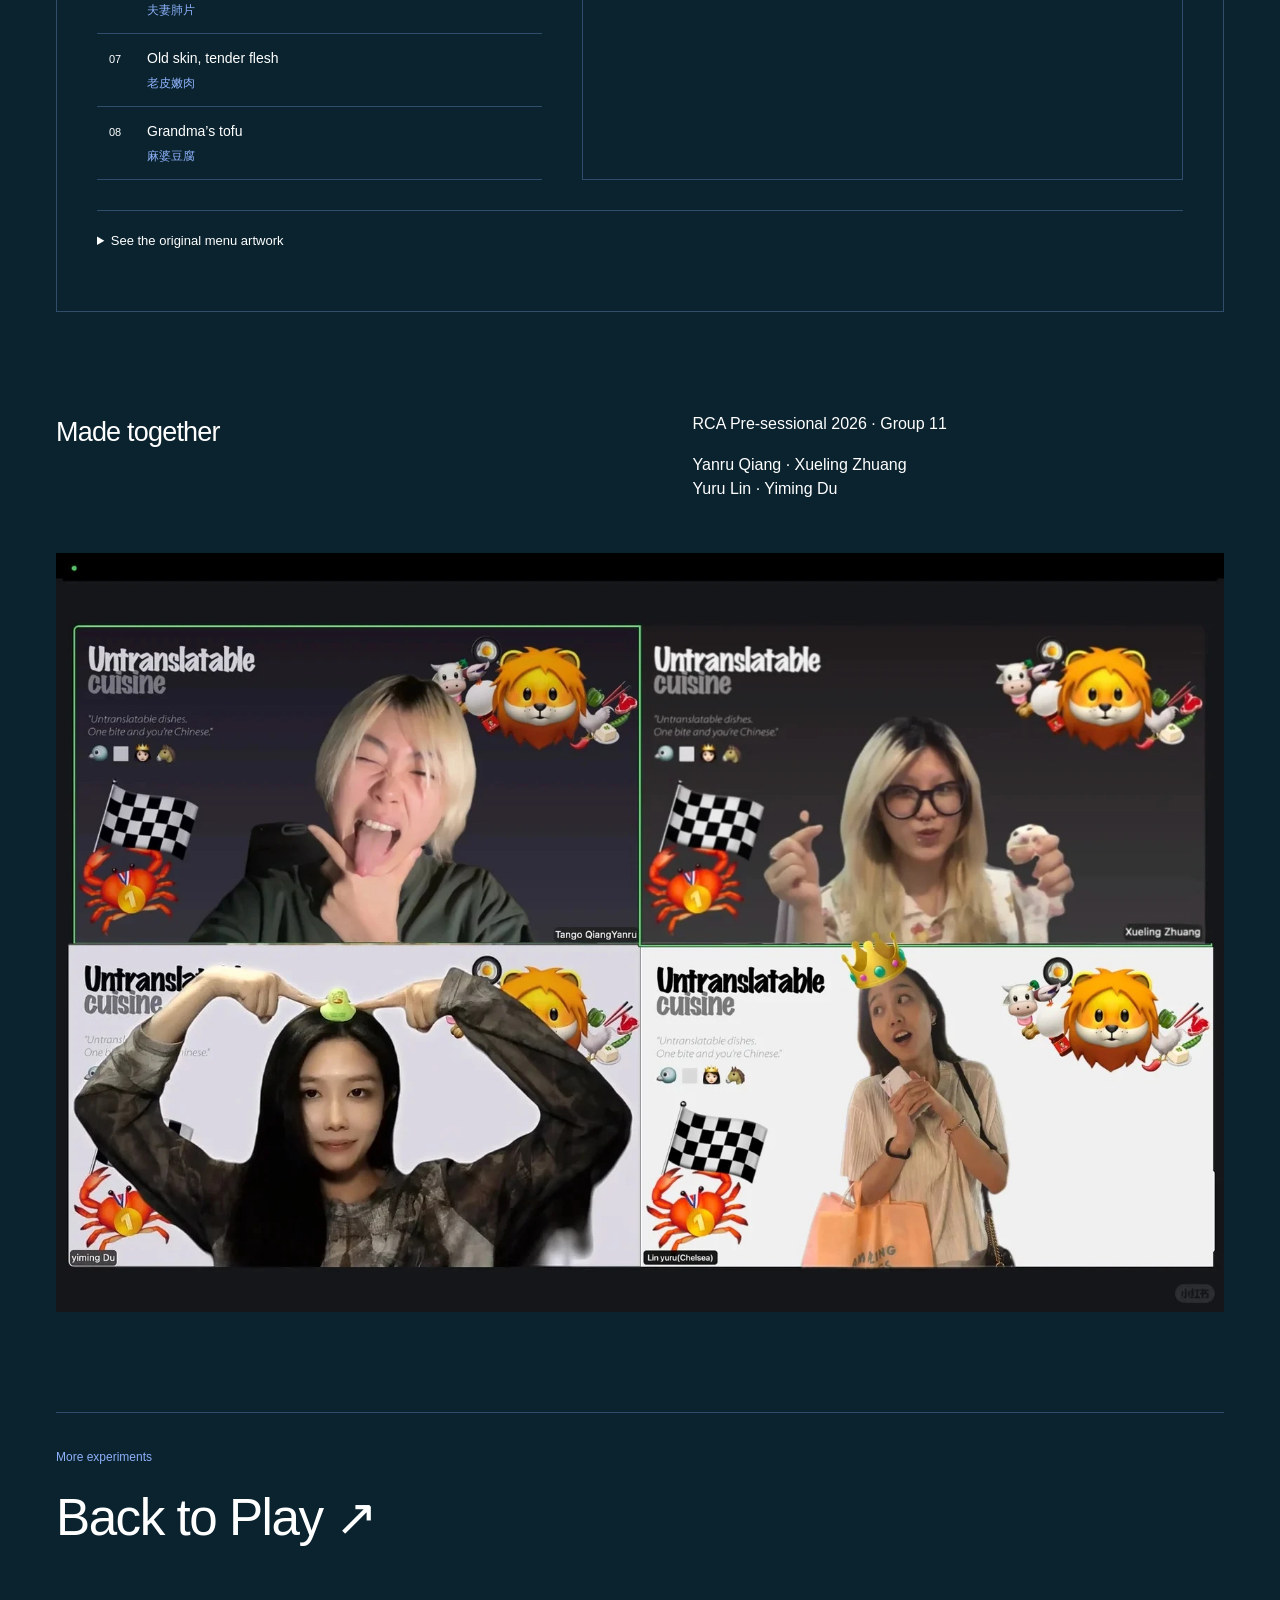
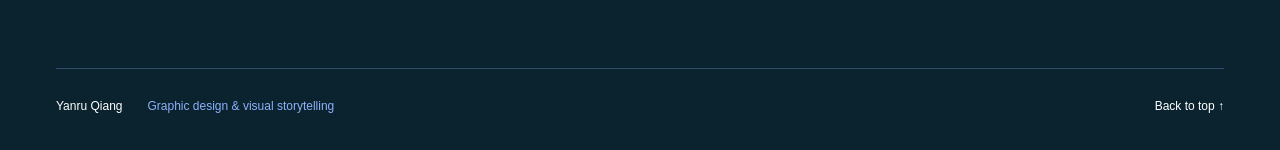
<file: untranslatable-cuisine.html>
<!doctype html><html lang="en"><head><meta charset="utf-8"><meta name="viewport" content="width=device-width,initial-scale=1"><title>Untranslatable Cuisine — Yanru Qiang</title><meta name="description" content="Yanru Qiang — a selection of graphic design, artist’s books, moving image and brand identity."><link rel="icon" type="image/png" sizes="256x256" href="favicon.png?v=20261019"><link rel="icon" href="favicon.ico?v=20261019" sizes="any"><link rel="apple-touch-icon" href="favicon.png?v=20261019"><link rel="stylesheet" href="style.css?v=20261020-banana-hd"><script src="site.js?v=20261020-cursor-hd" defer></script></head><body><a class="skip" href="#main">Skip to content</a><header><a class="wordmark" href="index.html" aria-label="Yanru Qiang home">Yanru Qiang</a><nav aria-label="Main navigation"><a href="about.html">About</a><a href="personal.html">Personal projects</a><a href="commercial.html">Commercial work</a><a href="play.html" aria-current="page">Play</a></nav><div class="contact-icons" aria-label="Contact"><a href="https://www.instagram.com/tangohasnochoice/" target="_blank" rel="noopener noreferrer" aria-label="Instagram — tangohasnochoice" title="Instagram"><svg viewBox="0 0 24 24" fill="none" stroke="currentColor" stroke-width="1.6" aria-hidden="true"><rect x="3" y="3" width="18" height="18" rx="5"/><circle cx="12" cy="12" r="4"/><circle cx="17.5" cy="6.5" r="1" fill="currentColor" stroke="none"/></svg></a><a href="https://www.xiaohongshu.com/user/profile/5fb5058a0000000001002a26" target="_blank" rel="noopener noreferrer" aria-label="小红书 — Yanru Qiang" title="小红书"><svg viewBox="0 0 36 24" style="width:30px" aria-hidden="true"><text x="18" y="17" text-anchor="middle" fill="currentColor" font-family="PingFang SC,Microsoft YaHei,sans-serif" font-size="11.5" font-weight="800">小红书</text></svg></a><a href="mailto:10075549@rca.ac.uk" aria-label="Email — 10075549@rca.ac.uk" title="Email"><svg viewBox="0 0 24 24" fill="none" stroke="currentColor" stroke-width="1.6" aria-hidden="true"><rect x="2.5" y="4.5" width="19" height="15" rx="2"/><path d="m3 6 9 7 9-7"/></svg></a></div></header><main id="main"><a class="back" href="play.html">← Play</a><div class="cuisine-outcome"><figure><button class="image-button" data-lightbox aria-label="Enlarge Untranslatable Cuisine — original key visual"><img src="cuisine-cover.webp" alt="Untranslatable Cuisine — original key visual" loading="eager" fetchpriority="high"></button></figure></div><section class="cuisine-heading"><p class="eyebrow">RCA Pre-sessional 2026 / Group 11</p><h1>Untranslatable<br>Cuisine<span class="blue">.</span></h1><div class="project-intro"><h2>Lost in translation.<br>Found on the menu.</h2><p>What happens when Chinese dish names are taken literally? Our group reimagined eight dishes through emoji collages, pairing absurd first impressions with the food behind the names. This interactive menu brings the original print project onto the screen.</p></div></section><section class="story"><div class="story-copy"><h2>From screen to table</h2><p>The original visual system moves between menu cards, display stands and printed pieces. Click an image to look closer.</p></div><div class="gallery"><figure><button class="image-button" data-lightbox aria-label="Enlarge Untranslatable Cuisine — clipboard menu applications"><img src="cuisine-board.webp" alt="Untranslatable Cuisine — clipboard menu applications" loading="lazy"></button></figure></div><div class="gallery pair cuisine-applications"><figure><button class="image-button" data-lightbox aria-label="Enlarge Untranslatable Cuisine — tabletop menu mockups"><img src="cuisine-stand.webp" alt="Untranslatable Cuisine — tabletop menu mockups" loading="lazy"></button></figure><figure><button class="image-button" data-lightbox aria-label="Enlarge Untranslatable Cuisine — printed menu in use"><img src="cuisine-print.webp" alt="Untranslatable Cuisine — printed menu in use" loading="lazy"></button></figure></div></section><section class="menu-play" aria-labelledby="menu-title"><div class="menu-heading"><div><p class="eyebrow">Try it yourself</p><h2 id="menu-title">What are you ordering?</h2></div><button type="button" id="surprise-dish">Surprise me ↗</button></div><div class="menu-layout"><div class="dish-list" aria-label="Choose a dish"><button type="button" class="dish-choice" data-dish="0" aria-pressed="true"><span>01</span>Crab race<small lang="zh">赛螃蟹</small></button><button type="button" class="dish-choice" data-dish="1" aria-pressed="false"><span>02</span>Beating up Pig God with a stick<small lang="zh">乱棍打死猪八戒</small></button><button type="button" class="dish-choice" data-dish="2" aria-pressed="false"><span>03</span>Ants climbing a tree<small lang="zh">蚂蚁上树</small></button><button type="button" class="dish-choice" data-dish="3" aria-pressed="false"><span>04</span>Fly heads<small lang="zh">苍蝇头</small></button><button type="button" class="dish-choice" data-dish="4" aria-pressed="false"><span>05</span>The drooling chicken<small lang="zh">口水鸡</small></button><button type="button" class="dish-choice" data-dish="5" aria-pressed="false"><span>06</span>Husband and wife lung slices<small lang="zh">夫妻肺片</small></button><button type="button" class="dish-choice" data-dish="6" aria-pressed="false"><span>07</span>Old skin, tender flesh<small lang="zh">老皮嫩肉</small></button><button type="button" class="dish-choice" data-dish="7" aria-pressed="false"><span>08</span>Grandma’s tofu<small lang="zh">麻婆豆腐</small></button></div><div class="dish-stage"><div class="dish-topline"><span id="dish-number">01 / 08</span><span>Literal name → actual dish</span></div><div class="dish-question"><span id="dish-emoji" aria-hidden="true">🦀 🏁</span><h3 id="dish-title">Crab race</h3><p id="dish-chinese" lang="zh">赛螃蟹</p></div><button type="button" id="reveal-dish" aria-expanded="false" aria-controls="dish-answer">Reveal the dish +</button><div id="dish-answer" hidden aria-live="polite"><h4>On the plate</h4><p id="dish-ingredients"></p><p id="dish-story"></p></div><p class="menu-note" id="menu-status" aria-live="polite">Choose a name, then reveal what’s on the plate.</p></div></div><details class="original-menu"><summary>See the original menu artwork</summary><img id="dish-artwork" src="cuisine-0.webp" alt="Original Crab race menu artwork" loading="lazy"></details></section><section class="story"><div class="story-copy"><h2>Made together</h2><div><p>RCA Pre-sessional 2026 · Group 11</p><p>Yanru Qiang · Xueling Zhuang<br>Yuru Lin · Yiming Du</p></div></div><figure><button class="image-button" data-lightbox aria-label="Enlarge Group 11 — Yanru Qiang, Xueling Zhuang, Yuru Lin and Yiming Du"><img src="cuisine-team.webp" alt="Group 11 — Yanru Qiang, Xueling Zhuang, Yuru Lin and Yiming Du" loading="lazy"></button></figure></section><a class="next-project" href="play.html"><span>More experiments</span><strong>Back to Play ↗</strong></a><script type="application/json" id="dish-data">[["Crab race", "赛螃蟹", "🦀 🏁", "Scrambled eggs, mushrooms and ginger–scallion sauce.", "The menu plays with “race”, while the dish imitates the texture and flavour of crab."], ["Beating up Pig God with a stick", "乱棍打死猪八戒", "🐷 🥢", "Pork and green beans.", "A dramatic name turns everyday ingredients into a scene from a story."], ["Ants climbing a tree", "蚂蚁上树", "🐜 🌳", "Glass noodles, minced pork and chilli sauce.", "Small pieces of pork cling to the noodles like ants on branches."], ["Fly heads", "苍蝇头", "🪰 🔍", "Minced pork, fermented black beans and Chinese chives.", "The small dark beans inspire the unexpected name."], ["The drooling chicken", "口水鸡", "🐔 💧", "Chicken with Sichuan pepper and spicy red oil.", "“Drooling” describes the mouth-watering effect of the dish."], ["Husband and wife lung slices", "夫妻肺片", "👩 🫁 👨", "Beef, beef tongue and tripe with spicy red oil dressing.", "The project traces the name to the couple associated with the dish; the name outlives changes to its ingredients."], ["Old skin, tender flesh", "老皮嫩肉", "✋ 🥢", "Egg tofu, dried chilli, scallions and Sichuan pepper.", "The name describes a fried exterior and a soft centre."], ["Grandma’s tofu", "麻婆豆腐", "👵 🌶️", "Silken tofu and douban sauce.", "A familiar dish carries the memory of a person in its name."]]</script></main><footer><a href="index.html">Yanru Qiang</a><span>Graphic design & visual storytelling</span><a href="#top" data-top>Back to top ↑</a></footer><dialog aria-label="Image viewer"><button class="close" aria-label="Close image">Close ×</button><img alt=""><p></p></dialog></body></html>
</file>
<file: style.css>
:root{color-scheme:dark;--paper:#0A232F;--ink:#FFFFFF;--muted:#8DB0F9;--line:rgba(141,176,249,.3);--blue:#8DB0F9;--soft:#0A232F;--yellow:#FCF050}*{box-sizing:border-box}html{scroll-behavior:smooth}body{margin:0;background:var(--paper);color:var(--ink);font:16px/1.55 'Helvetica Neue',Helvetica,Arial,sans-serif;-webkit-font-smoothing:antialiased}a{color:inherit;text-decoration:none}button{font:inherit}a,button{-webkit-tap-highlight-color:transparent}a:focus-visible,button:focus-visible{outline:2px solid var(--blue);outline-offset:6px}header,main,footer{width:min(1440px,calc(100% - 112px));margin:auto}header{display:flex;align-items:center;justify-content:space-between;gap:30px;padding:40px 0}.wordmark{font-size:27px;letter-spacing:-1.3px;font-weight:600;white-space:nowrap}nav{display:flex;gap:34px;font-size:14px}nav a{padding:6px 0}nav a[aria-current],nav a:hover{box-shadow:0 1px currentColor}.intro{padding:77px 0 60px}.eyebrow{font-size:12px;letter-spacing:.06em;margin:0 0 22px;color:var(--muted)}h1,h2,p{margin-top:0}h1{font-size:clamp(44px,6.4vw,88px);font-weight:400;letter-spacing:-.065em;line-height:1.04;margin-bottom:24px}.blue{color:var(--blue)}.intro-copy{font-size:21px;line-height:1.5;letter-spacing:-.4px;margin:0}.collection-nav{display:flex;align-items:center;gap:25px;margin:24px 0 27px;font-size:13px;color:var(--muted)}.collection-nav a[aria-current]{color:var(--ink);text-decoration:underline;text-underline-offset:6px}.collection-nav span{margin-left:auto;font-size:12px}.project-grid{display:grid;grid-template-columns:1fr 1fr;gap:60px 28px}.cover{overflow:hidden;background:var(--soft);aspect-ratio:1.4}.cover img{width:100%;height:100%;object-fit:cover;transition:transform .5s}.project-card:hover .cover img{transform:scale(1.025)}.card-caption{display:flex;justify-content:space-between;align-items:start;padding-top:19px;gap:15px}.card-caption h2{font-weight:500;font-size:20px;letter-spacing:-.5px;margin:0 0 4px}.card-caption p{font-size:12px;color:var(--muted);margin:0}.card-caption>span{font-size:25px;transition:transform .2s}.project-card:hover .card-caption>span{transform:translate(3px,-3px)}footer{border-top:1px solid var(--line);margin-top:110px;padding:28px 0 35px;display:flex;gap:25px;font-size:12px}footer span{color:var(--muted)}footer a:last-child{margin-left:auto}.back{display:inline-block;font-size:13px;color:var(--muted);margin:35px 0 50px}.project-heading h1{font-size:clamp(44px,7vw,96px);margin-bottom:46px}.project-intro{display:grid;grid-template-columns:1fr 1fr;gap:9%;padding-bottom:55px}.project-intro h2{font-weight:400;font-size:clamp(23px,2.5vw,34px);line-height:1.3;letter-spacing:-.8px;max-width:440px}.project-intro p{font-size:16px;color:var(--ink);max-width:540px}.image-button{padding:0;border:0;background:var(--soft);cursor:zoom-in;width:100%;display:block}figure{margin:0}figure img{width:100%;height:auto;display:block}.story{padding-top:100px}.story-copy{display:grid;grid-template-columns:1fr 1fr;gap:9%;margin-bottom:35px}.story-copy h2{font-size:27px;font-weight:400;letter-spacing:-.8px}.story-copy p{font-size:16px;color:var(--ink);max-width:540px}.gallery{display:grid;gap:30px}.gallery.pair{grid-template-columns:1fr 1fr;align-items:center}.gallery.pair img{max-height:780px;object-fit:contain}.next-project{display:block;border-top:1px solid var(--line);margin-top:100px;padding-top:35px}.next-project span{display:block;color:var(--muted);font-size:12px;margin-bottom:12px}.next-project strong{font-size:clamp(28px,4vw,52px);font-weight:400;letter-spacing:-1.5px}.about{padding:85px 0 60px}.about-layout{display:grid;grid-template-columns:1.2fr 1fr;gap:8%;margin-top:80px}.about-statement{font-size:clamp(30px,3.8vw,52px);line-height:1.18;letter-spacing:-1.8px}.about-statement em{font-family:Georgia,serif;font-weight:400;color:var(--blue)}.about-copy{max-width:490px;font-size:18px;color:var(--ink)}.about-links{display:grid;gap:15px;margin-top:40px;font-size:14px;color:var(--ink)}dialog{padding:45px 24px 20px;border:0;max-width:96vw;width:fit-content;max-height:96vh;background:var(--paper)}dialog::backdrop{background:rgba(10,35,47,.95)}dialog img{max-width:88vw;max-height:77vh;object-fit:contain;display:block;margin:auto}dialog p{font-size:12px;text-align:center;color:var(--ink);margin:12px 0 0}.close{position:absolute;right:20px;top:10px;background:none;border:0;padding:5px;cursor:pointer}.skip{position:fixed;top:-100px;background:var(--paper);z-index:5;padding:15px}.skip:focus{top:0}@media(min-width:1700px){.intro{padding-top:105px}}@media(max-width:760px){header,main,footer{width:calc(100% - 40px)}header{padding:25px 0;display:block}.wordmark{font-size:25px}nav{margin-top:25px;gap:23px;font-size:12px}.intro{padding:45px 0 30px}.intro-copy{font-size:18px}.project-grid{gap:38px;grid-template-columns:1fr}.cover{aspect-ratio:1.3}.collection-nav{gap:18px;font-size:12px}.project-intro,.story-copy,.about-layout{grid-template-columns:1fr;gap:14px}.project-heading h1{margin-bottom:28px}.project-intro{padding-bottom:25px}.back{margin:20px 0 35px}.story{padding-top:60px}.gallery.pair{grid-template-columns:1fr}.gallery{gap:20px}.story-copy{margin-bottom:22px}.story-copy h2{margin-bottom:3px}.about{padding:45px 0}.about-layout{margin-top:45px;gap:25px}footer{margin-top:65px;flex-wrap:wrap;gap:12px}footer span{width:100%;order:3}footer a:last-child{margin-left:auto}.next-project{margin-top:60px}}@media(prefers-reduced-motion:reduce){html{scroll-behavior:auto}*{transition:none!important}}
.feed{width:min(100%,360px);height:650px;overflow-y:auto;margin:0 auto;background:var(--paper);border:1px solid var(--line);overscroll-behavior:contain}.feed img{display:block;width:100%;height:auto}.feed-caption{text-align:center;color:var(--muted);font-size:12px;margin-top:18px}.feed:focus-visible{outline:2px solid var(--blue);outline-offset:5px}

.cv-location{color:var(--muted);font-size:14px}.cv-actions{display:flex;align-items:flex-start;flex-direction:column;gap:18px;margin-top:32px;font-size:14px;color:var(--ink)}.cv-actions a:hover,.cv-entry a:hover{text-decoration:underline;text-underline-offset:4px}.cv-download{display:inline-block;background:var(--blue);color:var(--paper);padding:13px 21px}.cv-section{display:grid;grid-template-columns:1fr 2fr;gap:8%;padding:48px 0;border-top:1px solid var(--line)}.cv-section>h2{font-size:20px;font-weight:400;letter-spacing:-.5px}.cv-entry{margin-bottom:38px;max-width:820px}.cv-entry:last-child{margin-bottom:0}.cv-title{display:flex;justify-content:space-between;gap:24px;align-items:baseline}.cv-entry h3,.cv-details h3{font-size:19px;font-weight:500;letter-spacing:-.4px;margin:0 0 9px}.cv-title span{white-space:nowrap;font-size:12px;color:var(--muted)}.cv-entry p,.cv-details p{font-size:15px;color:var(--ink);max-width:690px;margin-bottom:12px}.cv-entry .cv-role{color:var(--ink);font-size:13px;margin-bottom:16px}.cv-details>div{display:grid;gap:22px}.cv-details p{margin:0}@media(max-width:760px){.cv-section{grid-template-columns:1fr;gap:20px;padding:30px 0}.cv-title{display:block}.cv-title span{display:block;margin-bottom:12px}.cv-entry h3{font-size:18px}.cv-entry{margin-bottom:30px}.cv-section>h2{color:var(--muted);font-size:14px}.cv-actions{gap:16px}}

/* Portfolio profile and contact navigation */
header nav{margin-left:auto}.contact-icons{display:flex;gap:8px;align-items:center}.contact-icons a{display:grid;place-items:center;width:36px;height:36px;border-radius:50%;transition:background .2s,color .2s,transform .2s}.contact-icons svg{width:21px;height:21px;transition:transform .25s}.contact-icons a:hover,.contact-icons a:focus-visible{background:var(--yellow);color:var(--paper);transform:translateY(-2px)}.contact-icons a:hover svg{transform:rotate(-7deg)}.profile-intro{padding:65px 0 58px}.profile-meta{display:grid;grid-template-columns:1fr 1fr;gap:8%;margin-top:42px;font-size:18px}.profile-meta p{margin:0}.profile-meta span,.profile-meta p:last-child{color:var(--muted)}@media(max-width:950px){header{gap:18px}nav{gap:20px}.wordmark{font-size:24px}}@media(max-width:760px){header{display:grid;grid-template-columns:1fr auto;gap:18px}header nav{grid-column:1/-1;grid-row:2;margin:0;justify-content:flex-start}.contact-icons{grid-column:2;grid-row:1}.profile-intro{padding:36px 0 40px}.profile-meta{grid-template-columns:1fr;gap:20px;margin-top:30px;font-size:16px}}

.film-link{margin-top:42px;font-size:15px}.film-link a{text-decoration:underline;text-underline-offset:6px}
/* Play: a clean frame for playful original work. */
.play-feature{display:grid;grid-template-columns:1.25fr 1fr;background:var(--paper);align-items:center;overflow:hidden}.play-cover img{display:block;width:100%;transition:transform .4s}.play-feature:hover img{transform:rotate(-2deg) scale(1.04)}.play-feature-copy{padding:55px}.play-feature h2{font-size:clamp(30px,4vw,57px);line-height:1.06;font-weight:400;letter-spacing:-2px}.play-feature h2 span{color:var(--blue)}.play-feature p{color:var(--ink)}.play-cta{display:inline-block;border-bottom:1px solid;padding-bottom:5px;margin-top:20px;font-size:13px}.cuisine-heading h1{font-size:clamp(44px,7vw,96px)}.menu-play{background:var(--paper);padding:40px;margin-top:20px}.menu-heading{display:flex;justify-content:space-between;align-items:center;gap:20px;margin-bottom:30px}.menu-heading h2{font-size:30px;font-weight:400;letter-spacing:-1px;margin:0}.menu-heading .eyebrow{margin-bottom:10px}.menu-heading button,#reveal-dish{border:1px solid var(--blue);color:var(--ink);background:transparent;padding:12px 18px;cursor:pointer;transition:background .2s,color .2s}.menu-heading button:hover,#reveal-dish:hover{background:var(--yellow);color:var(--paper)}.menu-layout{display:grid;grid-template-columns:1fr 1.35fr;gap:40px}.dish-list{display:grid;align-content:start}.dish-choice{display:grid;grid-template-columns:30px 1fr;column-gap:8px;text-align:left;padding:14px 12px;background:none;border:0;border-bottom:1px solid var(--line);cursor:pointer;color:var(--ink);font-size:14px;transition:background .2s,transform .2s}.dish-choice small{grid-column:2;color:var(--muted);margin-top:4px}.dish-choice>span{font-size:11px;padding-top:3px}.dish-choice[aria-pressed=true]{background:var(--blue);color:var(--paper)}.dish-choice:hover{transform:translateX(4px);background:var(--yellow);color:var(--paper)}.dish-stage{background:var(--paper);padding:28px;display:flex;flex-direction:column;align-items:center;justify-content:flex-start;min-width:0}.dish-topline{display:flex;justify-content:space-between;width:100%;gap:10px;font-size:11px;color:var(--muted)}.dish-question{text-align:center;padding:30px 0 20px}.dish-question>span{display:block;font-size:clamp(45px,5vw,72px);letter-spacing:5px;margin-bottom:20px}.dish-question h3{font-size:30px;font-weight:400;line-height:1.1;letter-spacing:-1px;margin:0 0 10px}.dish-question p{font-size:16px;color:var(--muted)}#dish-answer{width:100%;margin-top:24px;padding-top:18px;border-top:1px solid var(--line)}#dish-answer h4{font-size:11px;font-weight:400;text-transform:uppercase;letter-spacing:.08em;color:var(--muted);margin:0 0 10px}#dish-answer p{font-size:16px}#dish-story{color:var(--ink);font-size:14px!important}.menu-note{font-size:11px;color:var(--muted);margin:24px 0 0;text-align:center}.original-menu{border-top:1px solid var(--line);margin-top:30px}.original-menu summary{cursor:pointer;padding:20px 0;font-size:13px}.original-menu img{display:block;width:100%;height:auto}.cuisine-applications{margin-top:30px}@media(max-width:1000px){header nav{gap:16px;font-size:12px}header{gap:15px}.contact-icons{gap:1px}.play-feature-copy{padding:30px}}@media(max-width:760px){header nav{flex-wrap:wrap;gap:18px}.play-feature{grid-template-columns:1fr}.play-feature-copy{padding:30px}.menu-play{padding:20px}.menu-layout{grid-template-columns:1fr;gap:24px}.dish-list{grid-template-columns:1fr 1fr;gap:0 12px}.dish-choice{font-size:12px;grid-template-columns:20px 1fr;padding:12px 6px}.menu-heading{align-items:flex-start;flex-direction:column}.menu-heading h2{font-size:26px}.dish-stage{padding:20px}.dish-question h3{font-size:26px}.play-feature h2{letter-spacing:-1px}}

/* Image-first project collections. */
.project-grid{grid-template-columns:repeat(2,minmax(0,1fr));gap:28px}
.project-card .cover{position:relative}
.project-card .cover img{display:block;transition:none}
.project-card:hover .cover img{transform:none}
.card-overlay{position:absolute;inset:0;display:flex;align-items:center;justify-content:center;padding:24px;background:rgba(10,35,47,.8);color:#fff;opacity:0;transition:opacity .25s}
.card-overlay h2{font-size:clamp(18px,2.5vw,36px);font-weight:400;line-height:1.15;letter-spacing:-.03em;text-align:center;margin:0}
.project-card:hover .card-overlay,.project-card:focus-visible .card-overlay{opacity:1}
.cuisine-outcome{margin-bottom:65px}.cuisine-heading h1{font-size:clamp(36px,5vw,68px)}
.cuisine-heading+.story{padding-top:15px}.cuisine-applications{margin-bottom:90px}
@media(max-width:760px){.project-grid{gap:16px}.project-card .cover{aspect-ratio:1.15}.card-overlay{padding:12px}.card-overlay h2{font-size:18px}.cuisine-outcome{margin-bottom:35px}.cuisine-applications{margin-bottom:55px}}
@media(hover:none){.card-overlay{opacity:1;top:auto;padding:12px}.card-overlay h2{font-size:16px}}

/* Native brand cursors: equal size, immediate hover switching. */
@media (hover: hover) and (pointer: fine) {
 html, body, body * { cursor: url("[data-uri]") 1 15, auto; }
 a, button, summary, [role="button"], [role="link"], [data-lightbox], [data-top], input[type="submit"], input[type="button"], label[for], a *, button *, summary *, [role="button"] *, [role="link"] * { cursor: url("[data-uri]") 2 10, pointer !important; }
 input:not([type="submit"]):not([type="button"]), textarea, [contenteditable="true"] { cursor: text; }
 button:disabled, [aria-disabled="true"] { cursor: not-allowed !important; }
 video, video * { cursor: auto; }
}

/* Brand palette: navy, white, sky blue, yellow. */
.close{color:var(--ink)}.menu-play,.dish-stage{border:1px solid var(--line)}.dish-choice[aria-pressed=true] small,.dish-choice:hover small{color:var(--paper)}a:focus-visible,button:focus-visible,summary:focus-visible{outline-color:var(--yellow)}nav a:hover,.back:hover,.next-project:hover strong,footer a:hover{color:var(--yellow)}::selection{background:var(--yellow);color:var(--paper)}

/* Republish brand theme after Pages queue interruption. */

.brand-social a{display:inline-block;padding:12px 0;border-bottom:1px solid var(--blue);color:var(--blue)}.brand-social a:hover{color:var(--yellow)}
.hd-cursor{position:fixed;top:0;left:0;width:34px;height:26px;object-fit:contain;pointer-events:none;z-index:2147483647;display:none}
@media(hover:hover) and (pointer:fine){html.hd-cursor-active,html.hd-cursor-active *{cursor:none!important}.hd-cursor.is-visible{display:block}}
</file>
<file: banana-case.css>
.banana-case .project-heading h1{font-size:clamp(46px,6.6vw,94px);max-width:1050px;text-wrap:balance}
.banana-case .project-intro{padding-bottom:22px}
.case-facts{display:grid;grid-template-columns:repeat(3,1fr);gap:24px;border-top:1px solid var(--line);padding:22px 0 34px;margin:0}
.case-facts dt,.case-number{font-size:12px;color:var(--muted);letter-spacing:.04em}
.case-facts dd{margin:8px 0 0;font-size:14px}
.banana-case figcaption{font-size:13px;line-height:1.6;color:var(--muted);padding:14px 0 0;max-width:65ch}
.banana-case figcaption span{display:block;color:var(--ink);margin-bottom:4px}
.case-contents{display:flex;flex-wrap:wrap;gap:18px 34px;border-bottom:1px solid var(--line);padding:24px 0;font-size:13px}
.case-contents a{padding:8px 0}
.case-number{display:block;margin-bottom:18px}
.banana-case .story{scroll-margin-top:28px}
.banana-case .story-copy h2{font-size:clamp(25px,3vw,40px);line-height:1.18;text-wrap:balance}
.banana-case .story-copy p{max-width:60ch}
.banana-case .gallery.pair{align-items:start}
.banana-case .case-studies{padding-top:32px}
.case-end{display:flex;justify-content:space-between;gap:24px;margin-top:48px;font-size:13px;color:var(--muted)}
.case-end p{margin:0}
.case-end a:hover{color:var(--yellow)}
@media(max-width:760px){.case-facts{grid-template-columns:1fr;gap:18px}.case-facts>div{display:grid;grid-template-columns:110px 1fr;gap:12px}.case-facts dd{margin:0}.banana-case .gallery.pair{grid-template-columns:1fr;gap:34px}.case-contents{gap:10px 22px;font-size:12px}.case-end{flex-direction:column;gap:12px}.banana-case .story-copy{gap:8px}.banana-case .case-studies{padding-top:24px}}
@media(prefers-reduced-motion:reduce){html{scroll-behavior:auto}}
</file>
